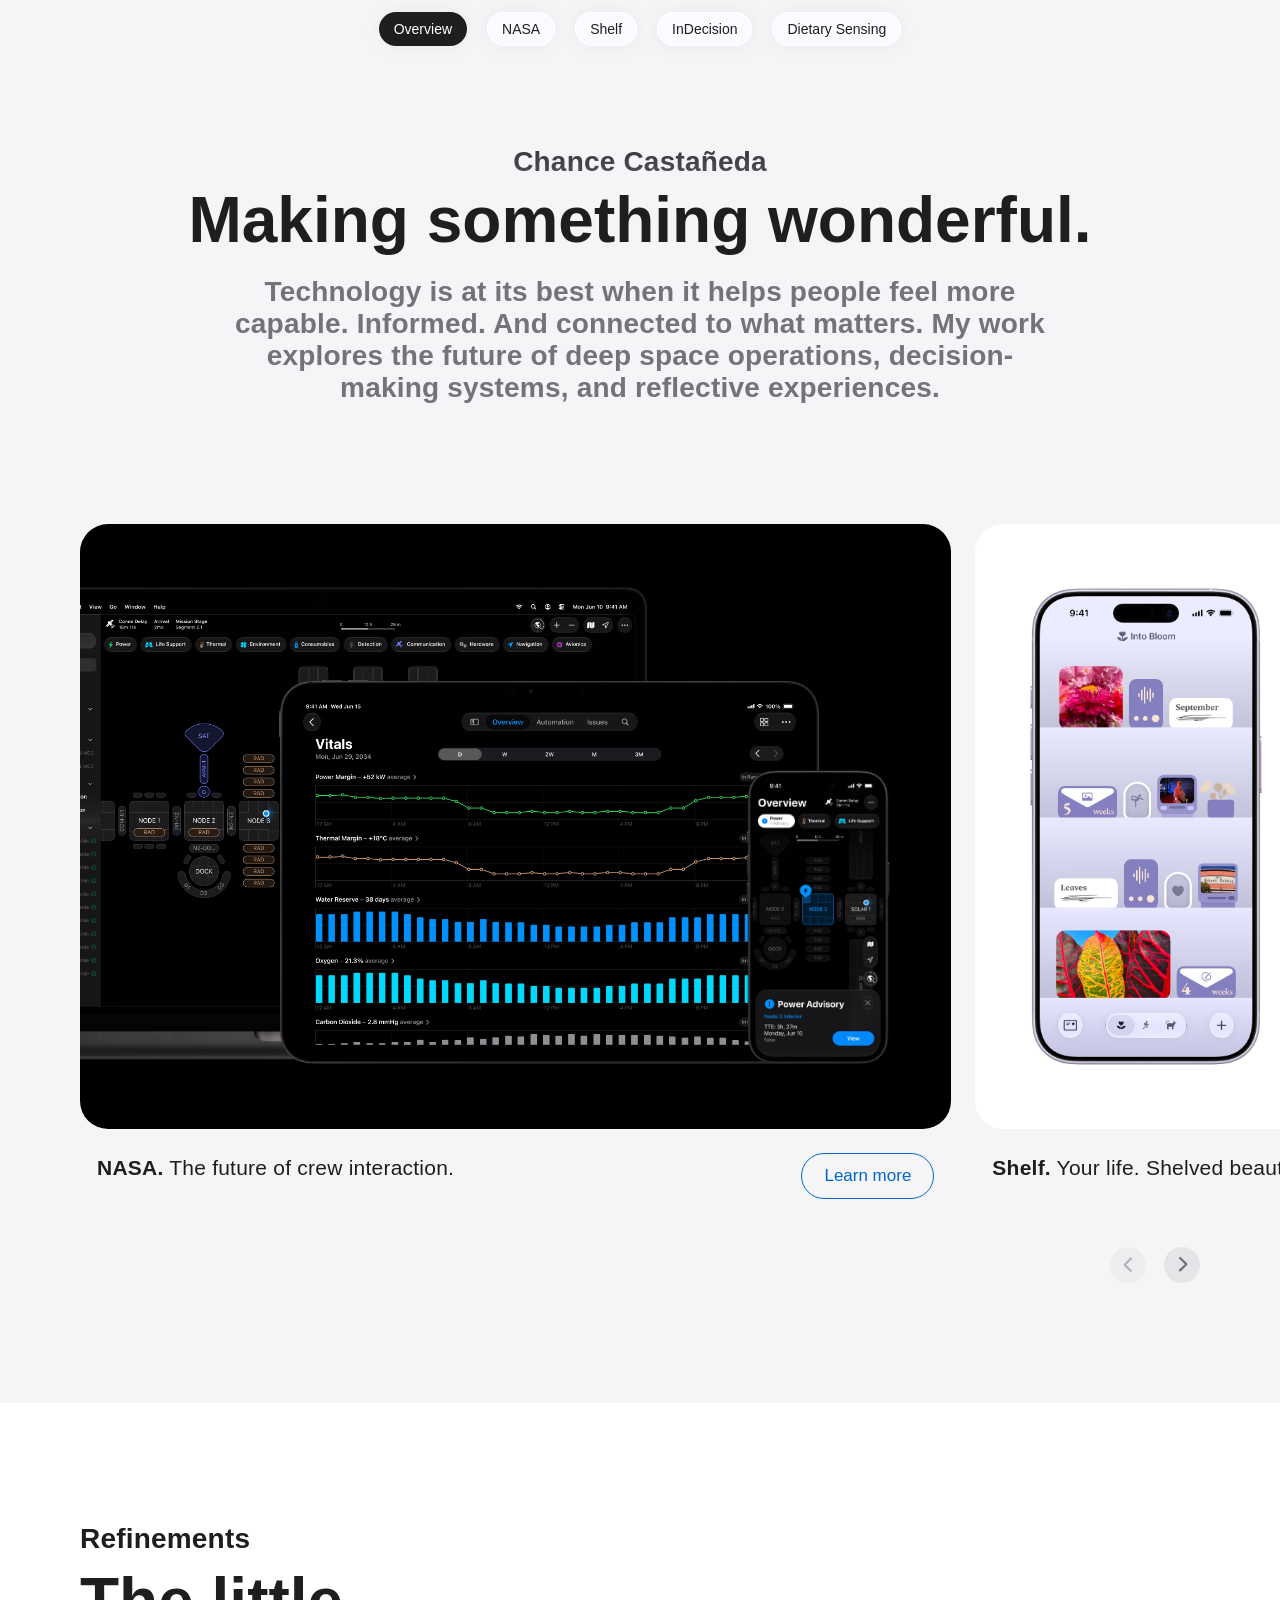
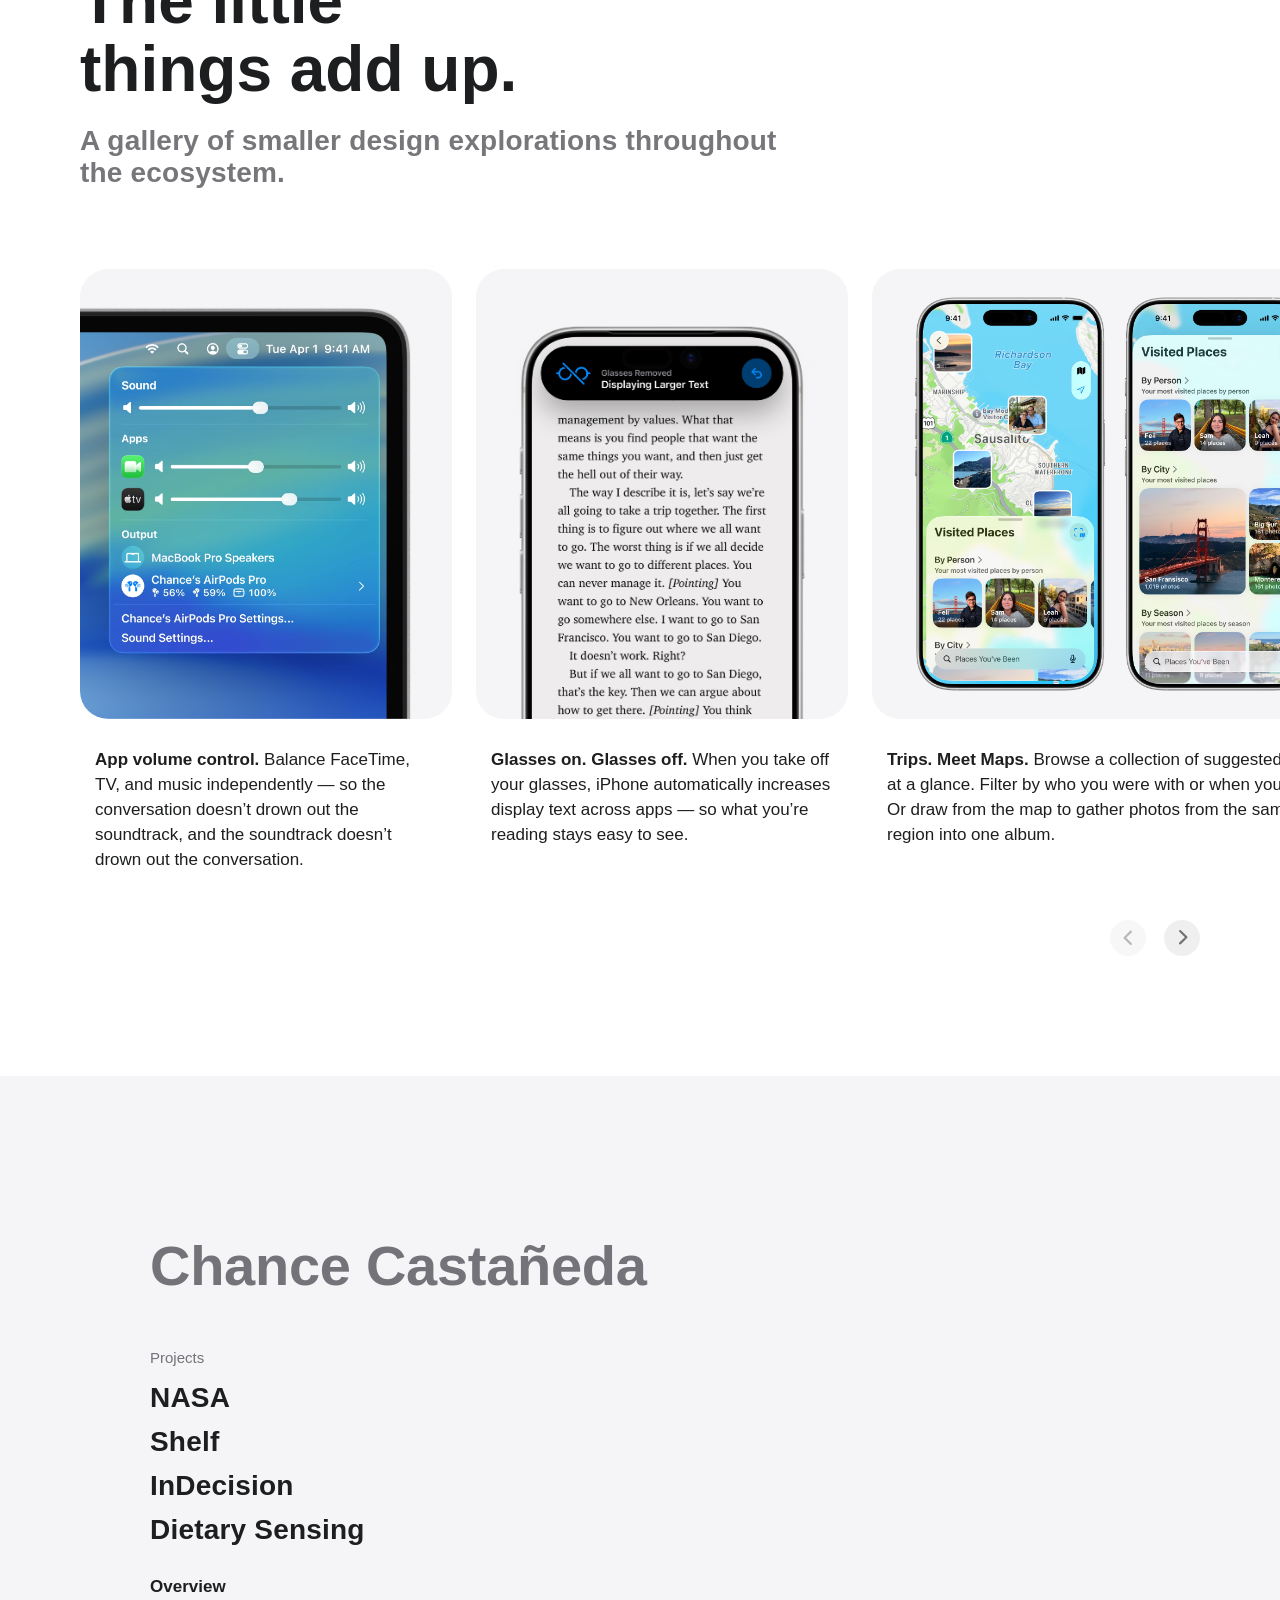
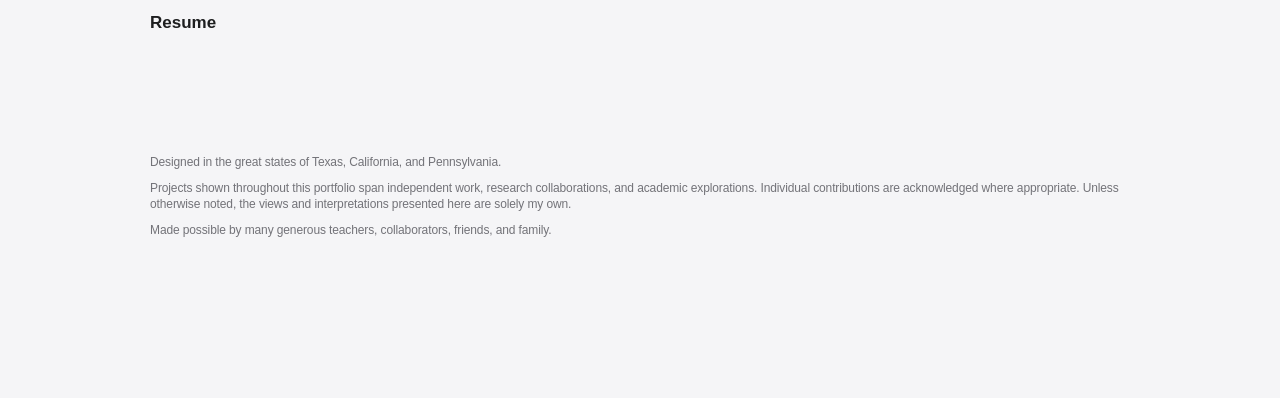
<file: index.html>
<!DOCTYPE html>
<html lang="en">
<head>
  <meta charset="UTF-8">
  <meta name="viewport" content="width=device-width, initial-scale=1.0">
  <title>Chance Castañeda</title>
  <link rel="icon" type="image/svg+xml" href="assets/images/Overview/icon.svg">

  <link rel="stylesheet" href="style.css">
</head>
<body class="theme-light">
  <main>
    <section class="section first-section overview">
      <nav class="nav" aria-label="Primary">
        <a class="nav-link is-selected" href="index.html" aria-current="page">Overview</a>
        <a class="nav-link" href="nasa.html">NASA</a>
        <a class="nav-link" href="shelf.html">Shelf</a>
        <a class="nav-link" href="indecision.html">InDecision</a>
        <a class="nav-link" href="dietary-sensing.html">Dietary Sensing</a>
      </nav>

      <div class="view text-view text-center">
        <h3 class="eyebrow eyebrow-overview">Chance Castañeda</h3>
        <h1 class="headline">Making something wonderful.</h1>
        <p class="body-copy">Technology is at its best when it helps people feel more capable. Informed. And connected to what matters. My work explores the future of deep space operations, decision-making systems, and reflective experiences.</p>
      </div>

      <div class="gallery overview-gallery" id="overview-gallery" aria-label="Featured work gallery">
        <div class="scroll-container" tabindex="-1">
          <ul class="item-container" role="list">
            <li class="gallery-item" role="listitem">
              <a class="gallery-card gallery-card-nasa" href="nasa.html" aria-label="NASA">
                <span class="gallery-card-nasa-stack" aria-hidden="true">
                  <img class="gallery-card-nasa-image gallery-card-nasa-image-1" src="assets/images/Overview/nasa-1.avif" alt="">
                  <img class="gallery-card-nasa-image gallery-card-nasa-image-2" src="assets/images/Overview/nasa-2.avif" alt="">
                  <img class="gallery-card-nasa-image gallery-card-nasa-image-3" src="assets/images/Overview/nasa-3.avif" alt="">
                </span>
              </a>
              <div class="gallery-meta">
                <p class="gallery-caption"><span>NASA.</span> The future of crew interaction.</p>
                <a class="gallery-link" href="nasa.html">Learn more</a>
              </div>
            </li>
            <li class="gallery-item" role="listitem">
              <a class="gallery-card gallery-card-shelf" href="shelf.html" aria-label="Shelf">
                <span class="gallery-card-shelf-stack" aria-hidden="true">
                  <img class="gallery-card-shelf-image" src="assets/images/Overview/shelf-1.avif" alt="">
                  <img class="gallery-card-shelf-image" src="assets/images/Overview/shelf-2.avif" alt="">
                  <img class="gallery-card-shelf-image" src="assets/images/Overview/shelf-3.avif" alt="">
                </span>
              </a>
              <div class="gallery-meta">
                <p class="gallery-caption"><span>Shelf.</span> Your life. Shelved beautifully.</p>
                <a class="gallery-link" href="shelf.html">Learn more</a>
              </div>
            </li>
            <li class="gallery-item" role="listitem">
              <a class="gallery-card gallery-card-indecision" href="indecision.html" aria-label="InDecision">
                <span class="gallery-card-indecision-stack" aria-hidden="true">
                  <img class="gallery-card-indecision-image gallery-card-indecision-image-1" src="assets/images/Overview/decision-1.avif" alt="">
                  <img class="gallery-card-indecision-image gallery-card-indecision-image-2" src="assets/images/Overview/decision-2.avif" alt="">
                  <img class="gallery-card-indecision-image gallery-card-indecision-image-3" src="assets/images/Overview/decision-3.avif" alt="">
                </span>
              </a>
              <div class="gallery-meta">
                <p class="gallery-caption"><span>InDecision.</span> Life deserves your best thinking.</p>
                <a class="gallery-link" href="indecision.html">Learn more</a>
              </div>
            </li>
            <li class="gallery-item" role="listitem">
              <a class="gallery-card gallery-card-dietary" href="dietary-sensing.html" aria-label="Dietary Sensing">
                <span class="gallery-card-dietary-stack" aria-hidden="true">
                  <img class="gallery-card-dietary-image" src="assets/images/Overview/sense-3.avif" alt="">
                  <img class="gallery-card-dietary-image" src="assets/images/Overview/sense-4.avif" alt="">
                  <img class="gallery-card-dietary-image" src="assets/images/Overview/sense-5.avif" alt="">
                </span>
              </a>
              <div class="gallery-meta">
                <p class="gallery-caption"><span>Dietary Sensing.</span> Log meals as they happen.</p>
                <a class="gallery-link" href="dietary-sensing.html">Learn more</a>
              </div>
            </li>
          </ul>
        </div>

        <div class="gallery-controls" aria-label="Gallery controls">
          <button class="gallery-button gallery-button-previous" type="button" aria-label="Previous gallery item" disabled>
            <svg width="9" height="15" viewBox="0 0 9 15" fill="none" xmlns="http://www.w3.org/2000/svg" aria-hidden="true">
              <path d="M8.4353 7.23486C8.4353 7.396 8.40308 7.54907 8.33862 7.69409C8.27954 7.83374 8.18286 7.96802 8.04858 8.09692L1.85303 14.1636C1.64355 14.3677 1.38843 14.4697 1.08765 14.4697C0.894287 14.4697 0.714355 14.4214 0.547852 14.3247C0.381348 14.228 0.24707 14.0991 0.14502 13.938C0.0483398 13.7769 0 13.5942 0 13.3901C0 13.0947 0.112793 12.8315 0.338379 12.6006L5.85718 7.23486L0.338379 1.86914C0.112793 1.64355 0 1.38037 0 1.07959C0 0.880859 0.0483398 0.700928 0.14502 0.539795C0.24707 0.373291 0.381348 0.241699 0.547852 0.14502C0.714355 0.0483398 0.894287 0 1.08765 0C1.38843 0 1.64355 0.102051 1.85303 0.306152L8.04858 6.3728C8.17749 6.50171 8.27417 6.63599 8.33862 6.77563C8.40308 6.91528 8.4353 7.06836 8.4353 7.23486Z" fill="currentColor"/>
            </svg>
          </button>
          <button class="gallery-button gallery-button-next" type="button" aria-label="Next gallery item">
            <svg width="9" height="15" viewBox="0 0 9 15" fill="none" xmlns="http://www.w3.org/2000/svg" aria-hidden="true">
              <path d="M8.4353 7.23486C8.4353 7.396 8.40308 7.54907 8.33862 7.69409C8.27954 7.83374 8.18286 7.96802 8.04858 8.09692L1.85303 14.1636C1.64355 14.3677 1.38843 14.4697 1.08765 14.4697C0.894287 14.4697 0.714355 14.4214 0.547852 14.3247C0.381348 14.228 0.24707 14.0991 0.14502 13.938C0.0483398 13.7769 0 13.5942 0 13.3901C0 13.0947 0.112793 12.8315 0.338379 12.6006L5.85718 7.23486L0.338379 1.86914C0.112793 1.64355 0 1.38037 0 1.07959C0 0.880859 0.0483398 0.700928 0.14502 0.539795C0.24707 0.373291 0.381348 0.241699 0.547852 0.14502C0.714355 0.0483398 0.894287 0 1.08765 0C1.38843 0 1.64355 0.102051 1.85303 0.306152L8.04858 6.3728C8.17749 6.50171 8.27417 6.63599 8.33862 6.77563C8.40308 6.91528 8.4353 7.06836 8.4353 7.23486Z" fill="currentColor"/>
            </svg>
          </button>
        </div>
      </div>
    </section>

    <section class="section refinements-section">
      <div class="view text-view refinements-copy">
        <h3 class="eyebrow">Refinements</h3>
        <h2 class="headline">The little things add up.</h2>
        <p class="body-copy">A gallery of smaller design explorations throughout the ecosystem.</p>
      </div>

      <div class="gallery poster-gallery refinements-gallery" aria-label="Refinements gallery">
        <div class="scroll-container" tabindex="-1">
          <ul class="item-container" role="list">
            <li class="gallery-item poster-item poster-item-small" role="listitem">
              <div class="poster-card refinements-card-side-1" aria-hidden="true"></div>
              <p class="poster-caption"><span>App volume control.</span> Balance FaceTime, TV, and music independently — so the conversation doesn’t drown out the soundtrack, and the soundtrack doesn’t drown out the conversation.</p>
            </li>
            <li class="gallery-item poster-item poster-item-small" role="listitem">
              <div class="poster-card refinements-card-side-2" aria-hidden="true"></div>
              <p class="poster-caption"><span>Glasses on. Glasses off.</span> When you take off your glasses, iPhone automatically increases display text across apps — so what you’re reading stays easy to see.</p>
            </li>
            <li class="gallery-item poster-item poster-item-medium" role="listitem">
              <div class="poster-card refinements-card-side-3" aria-hidden="true"></div>
              <p class="poster-caption"><span>Trips. Meet Maps.</span> Browse a collection of suggested trips at a glance. Filter by who you were with or when you went. Or draw from the map to gather photos from the same region into one album.</p>
            </li>
            <li class="gallery-item poster-item poster-item-medium" role="listitem">
              <div class="poster-card refinements-card-side-5" aria-hidden="true"></div>
              <p class="poster-caption"><span>Sift through mail.</span> Spread your inbox out and sort with your eyes, just like you would at home. Scan, sort, and clear messages in groups instead of one at a time.</p>
            </li>
            <li class="gallery-item poster-item poster-item-medium" role="listitem">
              <div class="poster-card refinements-card-side-4" aria-hidden="true"></div>
              <p class="poster-caption"><span>Stay locked on your goal.</span> Keep the goals you’re working toward, like distance, steps, or calories, front and center while working out.</p>
            </li>
          </ul>
        </div>

        <div class="gallery-controls" aria-label="Refinements gallery controls">
          <button class="gallery-button gallery-button-previous" type="button" aria-label="Previous refinements item" disabled>
            <svg width="9" height="15" viewBox="0 0 9 15" fill="none" xmlns="http://www.w3.org/2000/svg" aria-hidden="true">
              <path d="M8.4353 7.23486C8.4353 7.396 8.40308 7.54907 8.33862 7.69409C8.27954 7.83374 8.18286 7.96802 8.04858 8.09692L1.85303 14.1636C1.64355 14.3677 1.38843 14.4697 1.08765 14.4697C0.894287 14.4697 0.714355 14.4214 0.547852 14.3247C0.381348 14.228 0.24707 14.0991 0.14502 13.938C0.0483398 13.7769 0 13.5942 0 13.3901C0 13.0947 0.112793 12.8315 0.338379 12.6006L5.85718 7.23486L0.338379 1.86914C0.112793 1.64355 0 1.38037 0 1.07959C0 0.880859 0.0483398 0.700928 0.14502 0.539795C0.24707 0.373291 0.381348 0.241699 0.547852 0.14502C0.714355 0.0483398 0.894287 0 1.08765 0C1.38843 0 1.64355 0.102051 1.85303 0.306152L8.04858 6.3728C8.17749 6.50171 8.27417 6.63599 8.33862 6.77563C8.40308 6.91528 8.4353 7.06836 8.4353 7.23486Z" fill="currentColor"/>
            </svg>
          </button>
          <button class="gallery-button gallery-button-next" type="button" aria-label="Next refinements item">
            <svg width="9" height="15" viewBox="0 0 9 15" fill="none" xmlns="http://www.w3.org/2000/svg" aria-hidden="true">
              <path d="M8.4353 7.23486C8.4353 7.396 8.40308 7.54907 8.33862 7.69409C8.27954 7.83374 8.18286 7.96802 8.04858 8.09692L1.85303 14.1636C1.64355 14.3677 1.38843 14.4697 1.08765 14.4697C0.894287 14.4697 0.714355 14.4214 0.547852 14.3247C0.381348 14.228 0.24707 14.0991 0.14502 13.938C0.0483398 13.7769 0 13.5942 0 13.3901C0 13.0947 0.112793 12.8315 0.338379 12.6006L5.85718 7.23486L0.338379 1.86914C0.112793 1.64355 0 1.38037 0 1.07959C0 0.880859 0.0483398 0.700928 0.14502 0.539795C0.24707 0.373291 0.381348 0.241699 0.547852 0.14502C0.714355 0.0483398 0.894287 0 1.08765 0C1.38843 0 1.64355 0.102051 1.85303 0.306152L8.04858 6.3728C8.17749 6.50171 8.27417 6.63599 8.33862 6.77563C8.40308 6.91528 8.4353 7.06836 8.4353 7.23486Z" fill="currentColor"/>
            </svg>
          </button>
        </div>
      </div>
    </section>

    <footer class="section footer-section">
      <div class="footer-view">
        <a class="footer-name" href="index.html">Chance Castañeda</a>
        <div class="footer-links-group">
          <div class="footer-projects-group">
            <p class="footer-projects-label">Projects</p>
            <div class="footer-project-links">
              <a class="footer-project-link" href="nasa.html">NASA</a>
              <a class="footer-project-link" href="shelf.html">Shelf</a>
              <a class="footer-project-link" href="indecision.html">InDecision</a>
              <a class="footer-project-link" href="dietary-sensing.html">Dietary Sensing</a>
            </div>
          </div>
          <div class="footer-overview-group">
            <a class="footer-overview-link" href="index.html">Overview</a>
            <a class="footer-overview-link" href="resume.pdf" target="_blank" rel="noopener noreferrer">Resume</a>
          </div>
        </div>
      </div>
      <div class="footer-footnote">
        <p class="footer-footnote-text">Designed in the great states of Texas, California, and Pennsylvania.</p>
        <p class="footer-footnote-text">Projects shown throughout this portfolio span independent work, research collaborations, and academic explorations. Individual contributions are acknowledged where appropriate. Unless otherwise noted, the views and interpretations presented here are solely my own.</p>
        <p class="footer-footnote-text">Made possible by many generous teachers, collaborators, friends, and family.</p>
      </div>
    </footer>
  </main>

  <script src="script.js"></script>
</body>
</html>
</file>
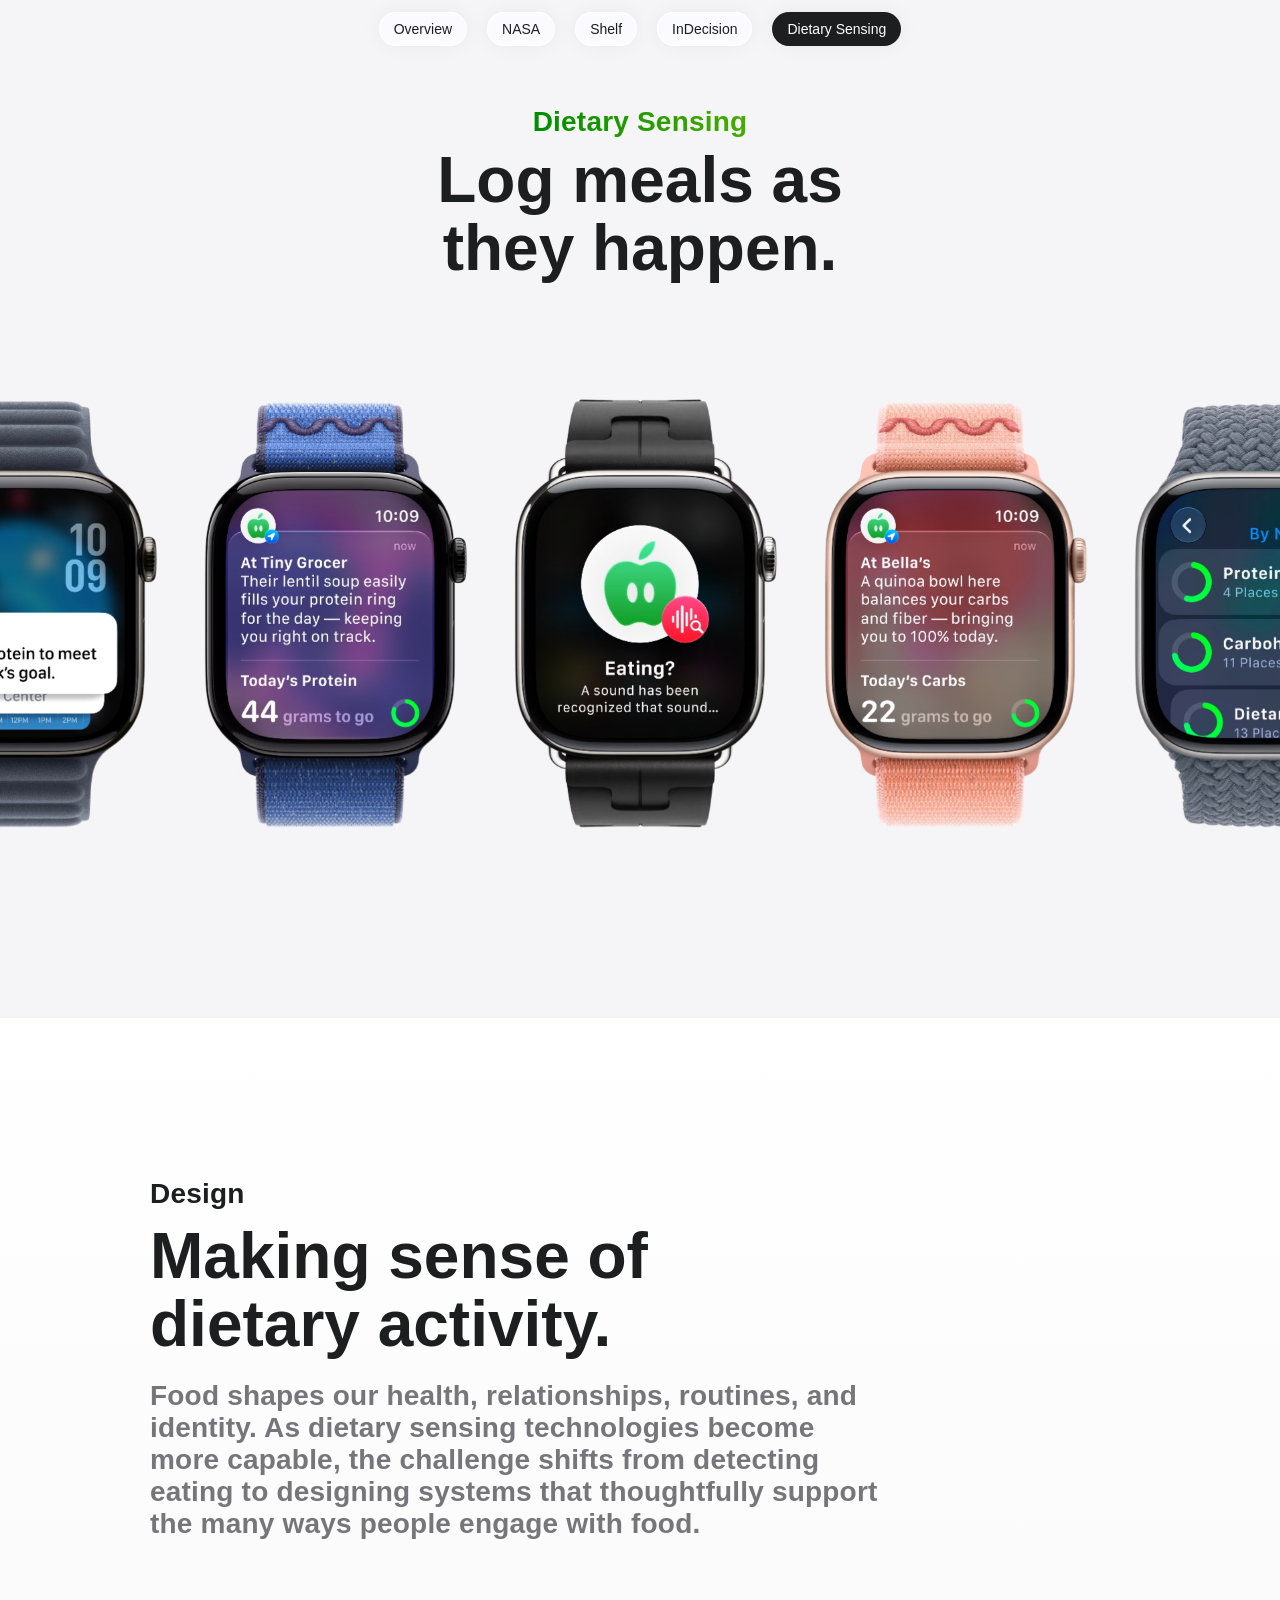
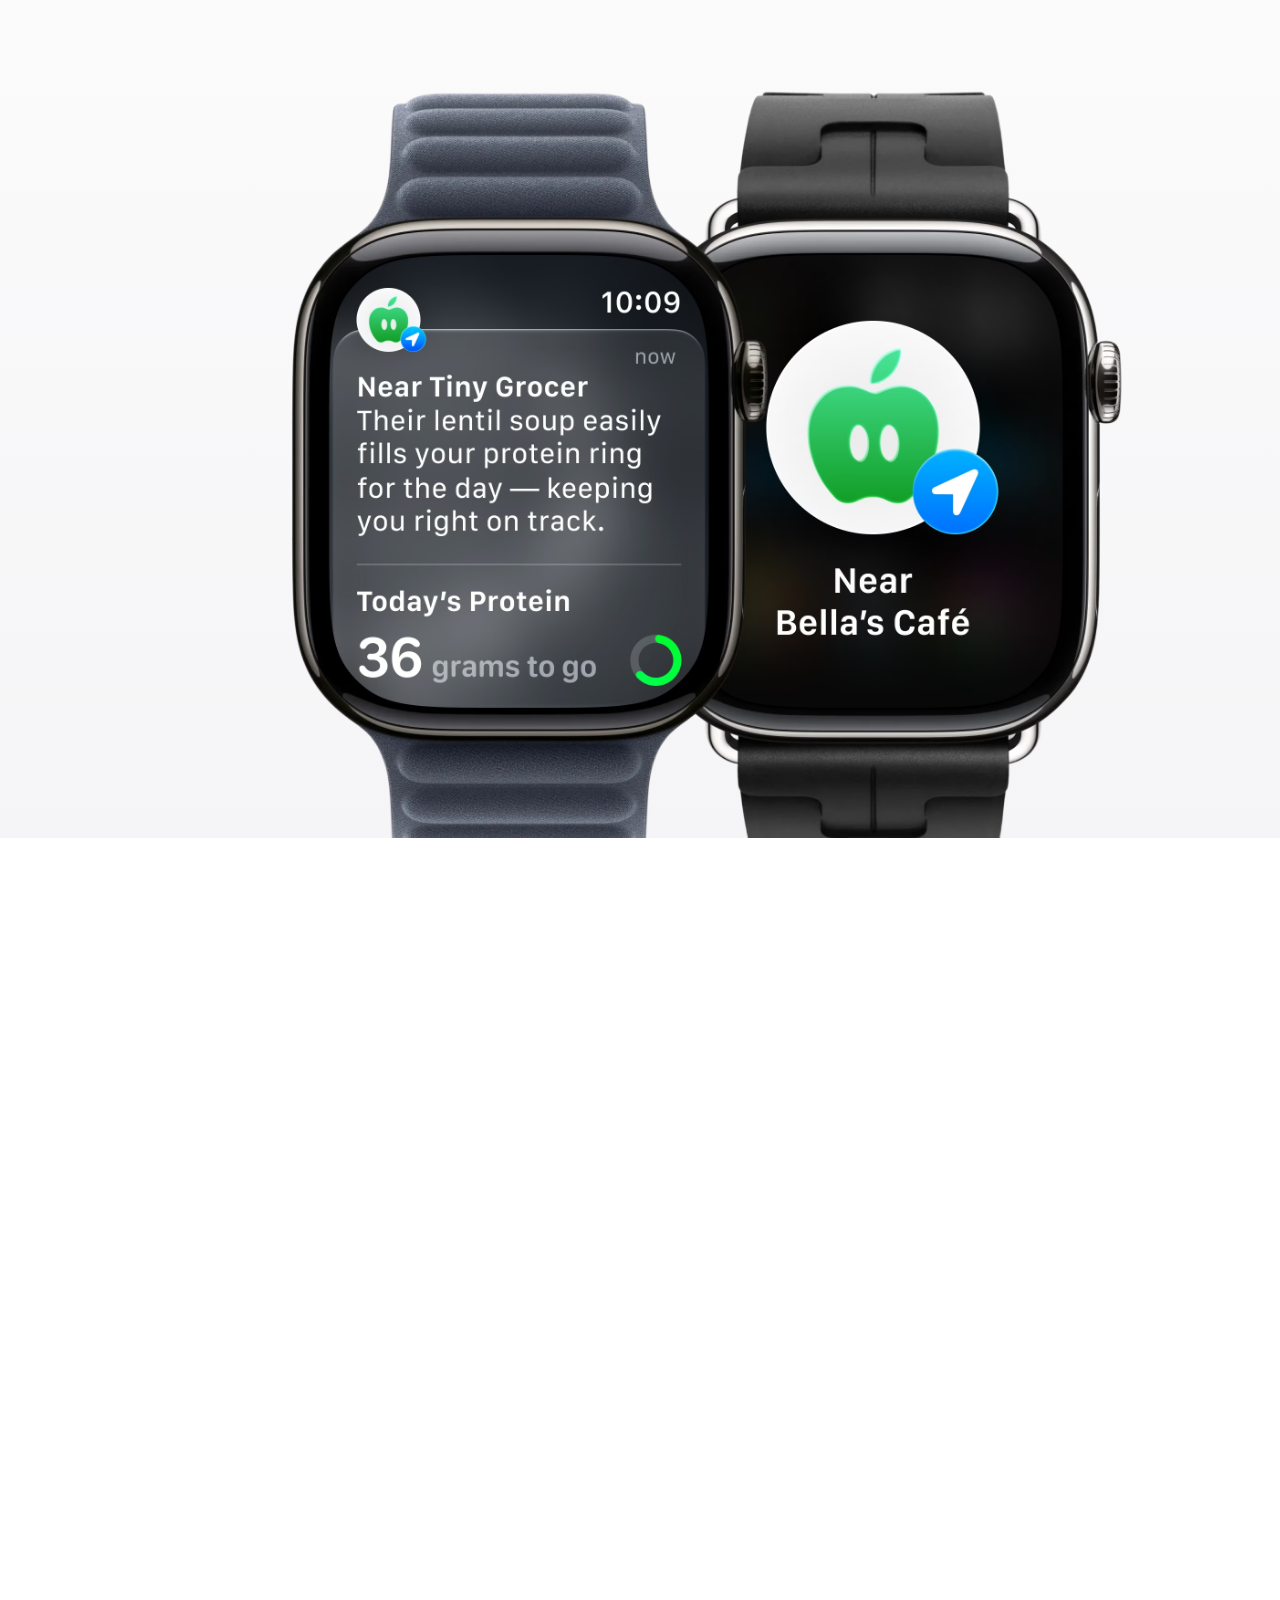
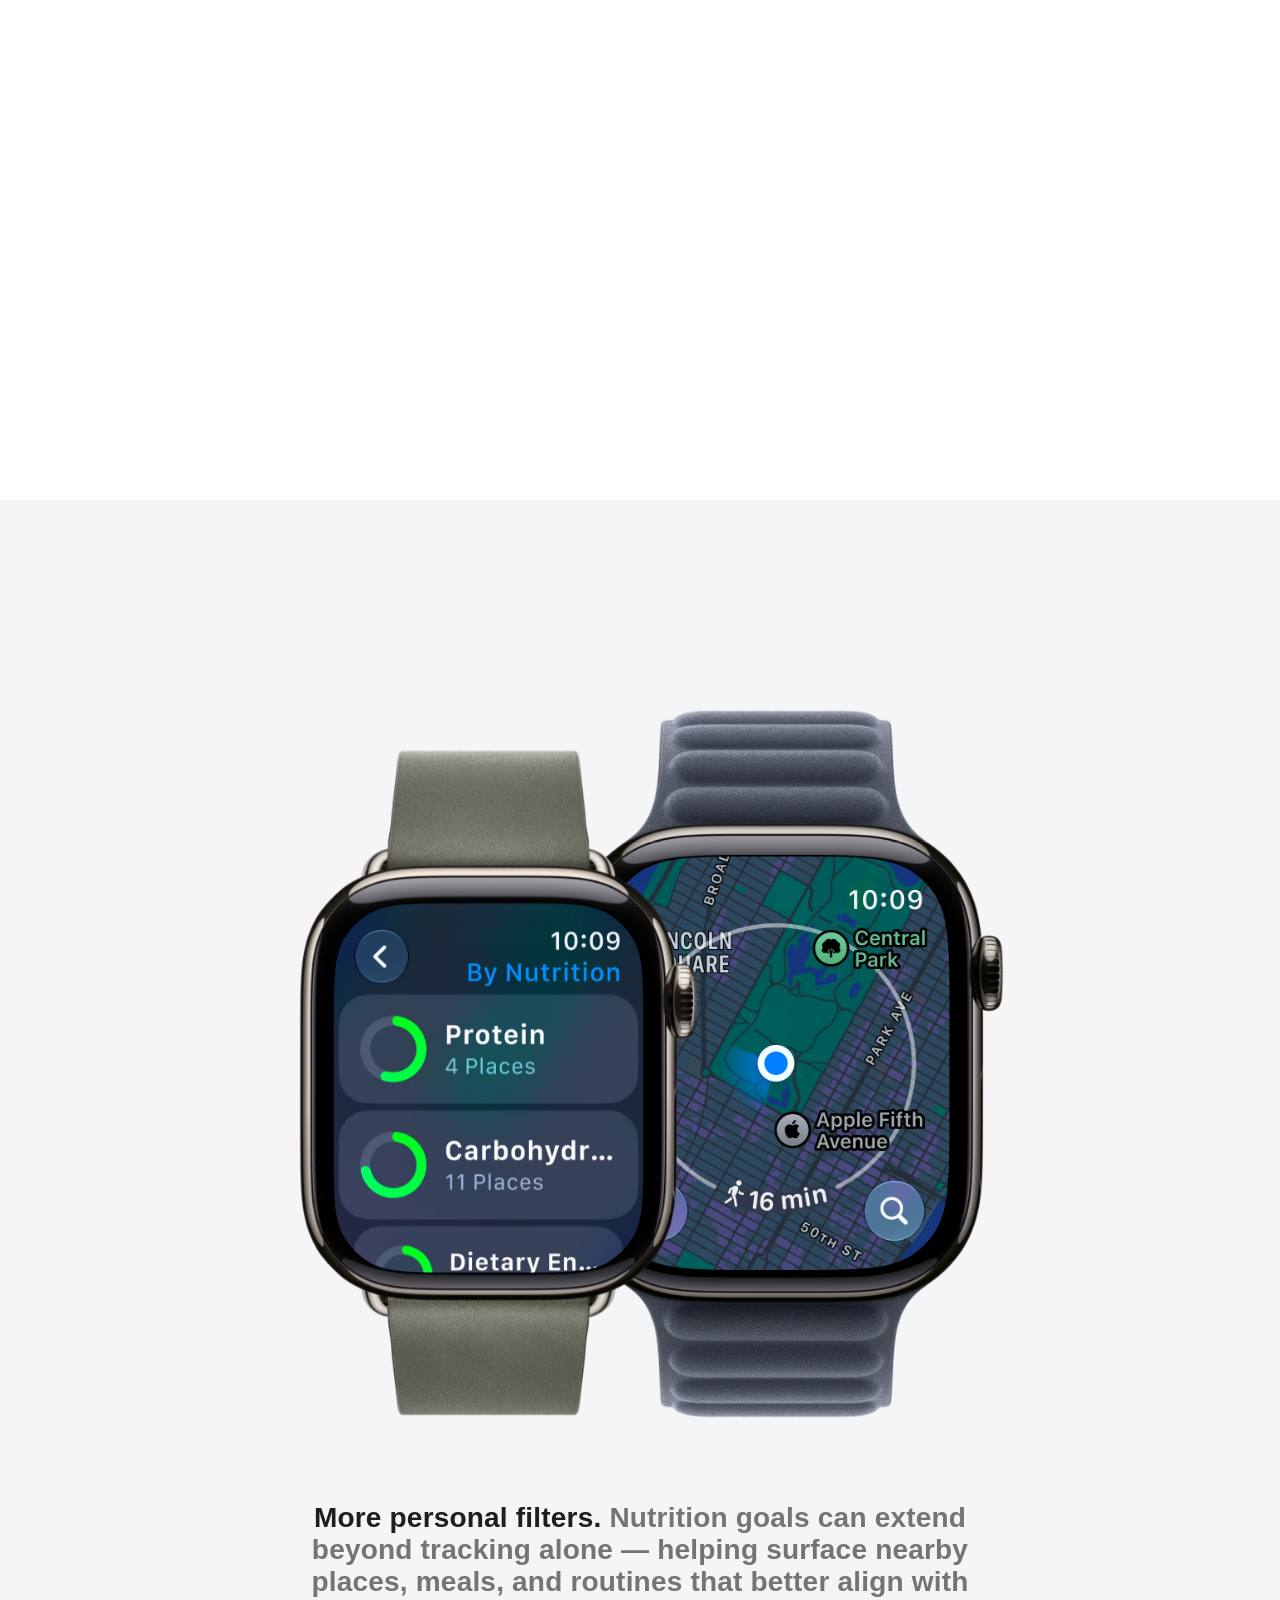
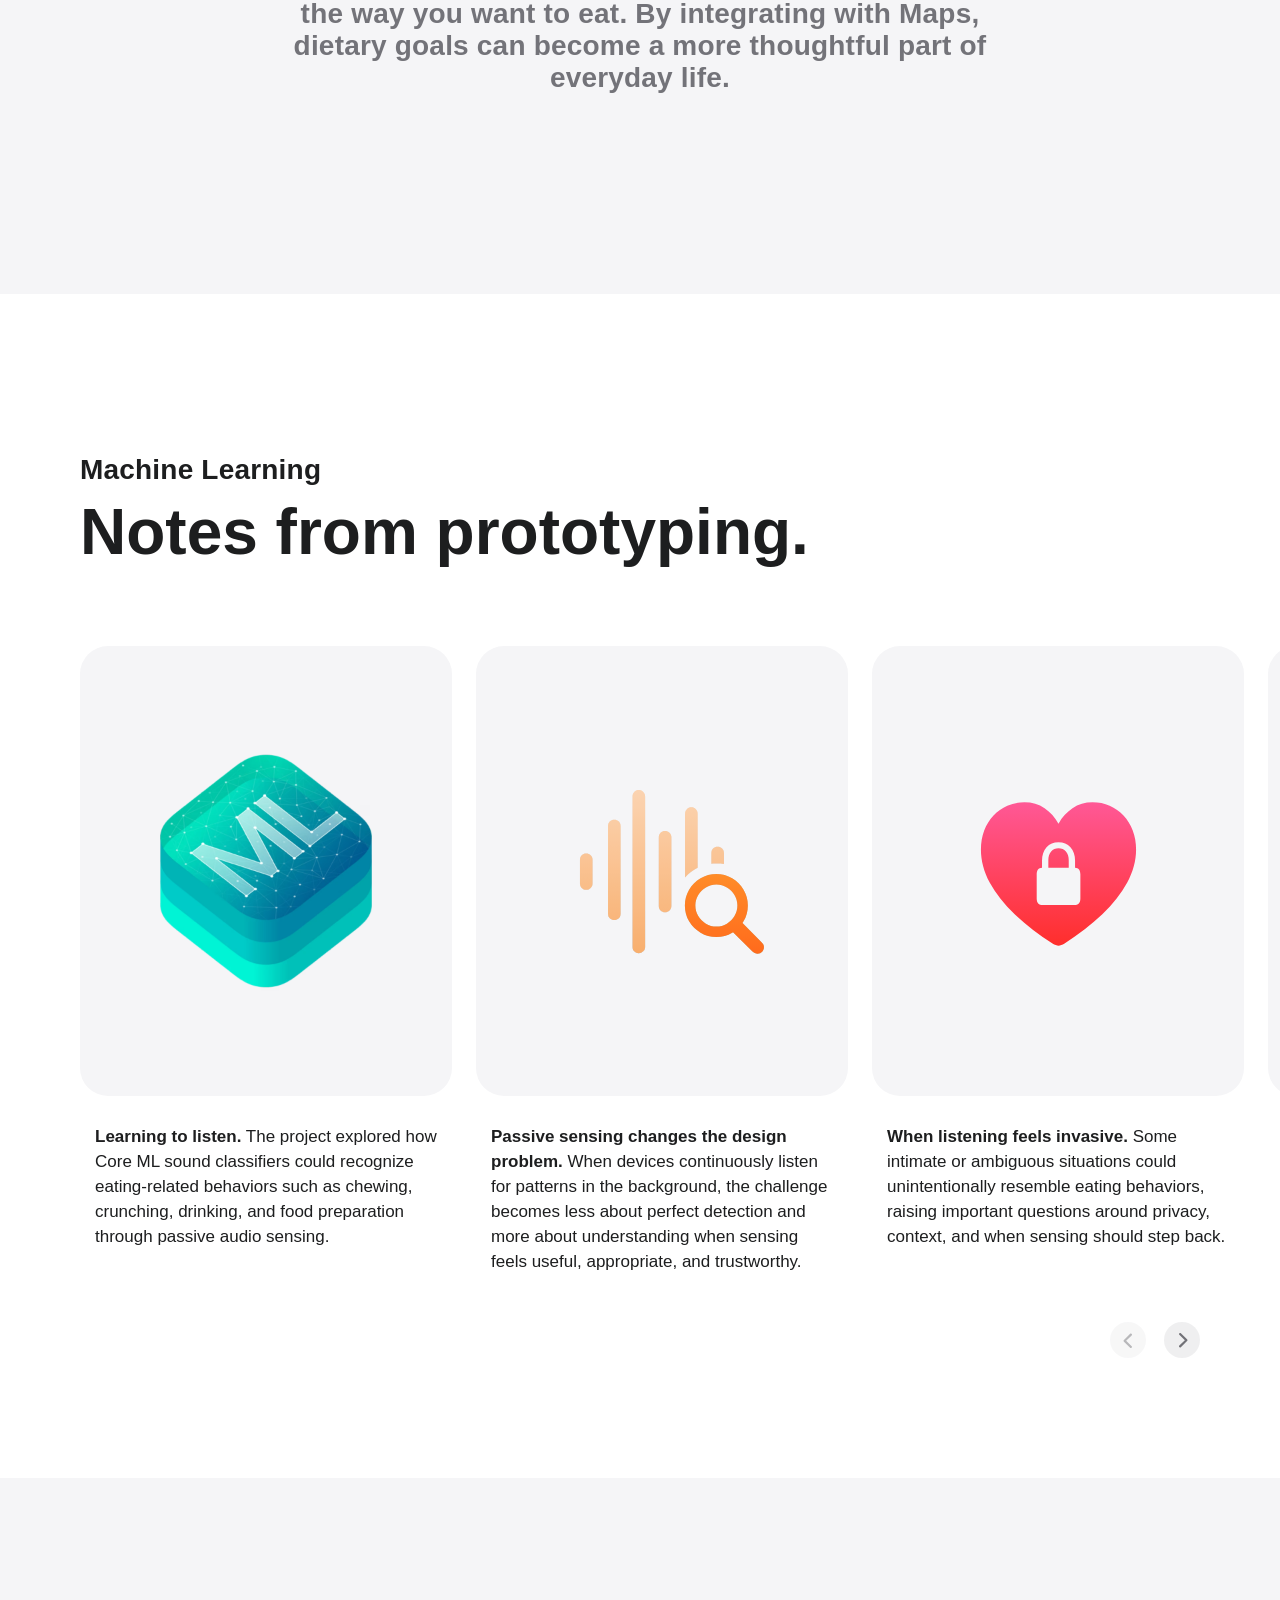
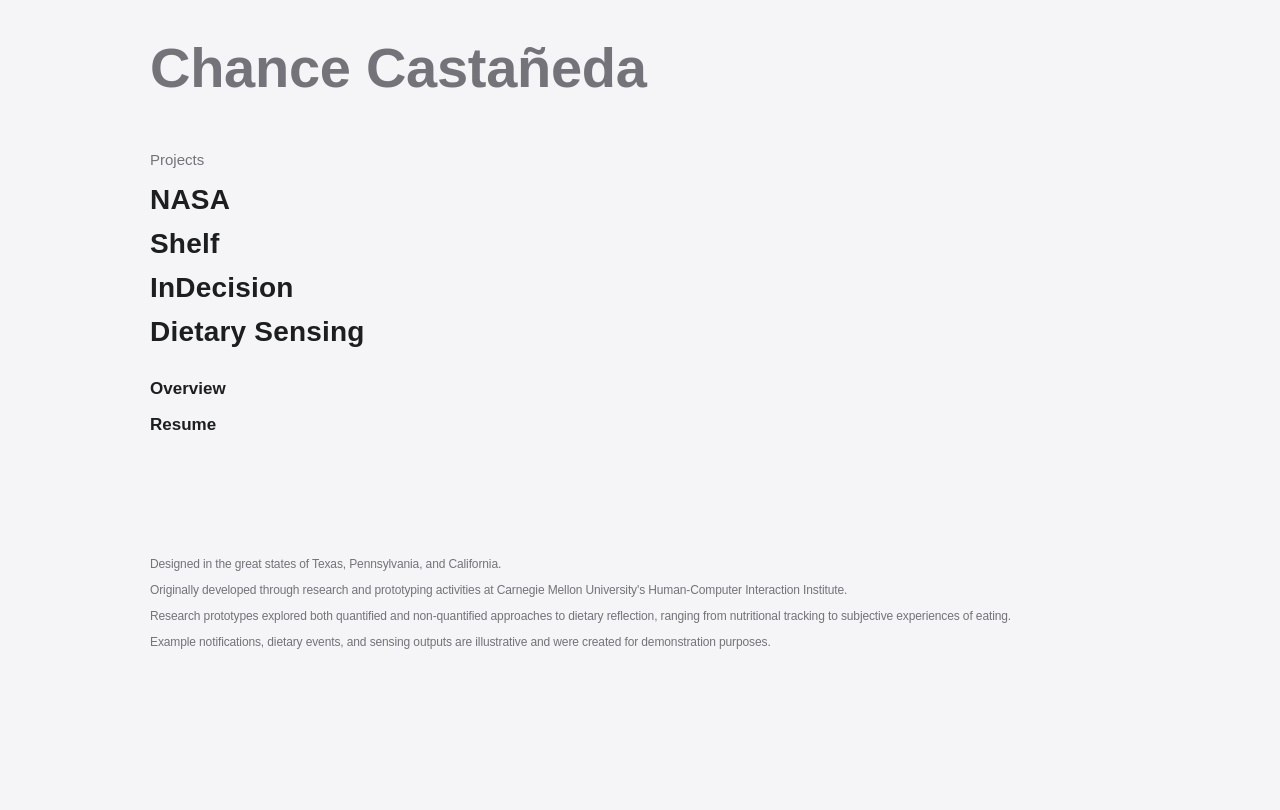
<file: dietary-sensing.html>
<!DOCTYPE html>
<html lang="en">
<head>
  <meta charset="UTF-8">
  <meta name="viewport" content="width=device-width, initial-scale=1.0">
  <title>Dietary Sensing – Chance Castañeda</title>
  <link rel="icon" type="image/svg+xml" href="assets/images/Overview/icon.svg">

  <link rel="stylesheet" href="style.css">
  <link rel="preload" as="image" type="image/avif" href="assets/images/Dietary Sensing/sense-1.avif" fetchpriority="high">
  <link rel="preload" as="image" type="image/avif" href="assets/images/Dietary Sensing/sense-2.avif" fetchpriority="high">
  <link rel="preload" as="image" type="image/avif" href="assets/images/Dietary Sensing/sense-3.avif" fetchpriority="high">
  <link rel="preload" as="image" type="image/avif" href="assets/images/Dietary Sensing/sense-4.avif" fetchpriority="high">
  <link rel="preload" as="image" type="image/avif" href="assets/images/Dietary Sensing/sense-5.avif" fetchpriority="high">
  <link rel="preload" as="image" type="image/avif" href="assets/images/Dietary Sensing/sense-6.avif" fetchpriority="high">
  <link rel="preload" as="image" type="image/avif" href="assets/images/Dietary Sensing/sense-7.avif" fetchpriority="high">
</head>
<body class="theme-light">
  <main>
    <section class="section first-section dietary">
      <nav class="nav" aria-label="Primary">
        <a class="nav-link" href="index.html">Overview</a>
        <a class="nav-link" href="nasa.html">NASA</a>
        <a class="nav-link" href="shelf.html">Shelf</a>
        <a class="nav-link" href="indecision.html">InDecision</a>
        <a class="nav-link is-selected" href="dietary-sensing.html" aria-current="page">Dietary Sensing</a>
      </nav>

      <div class="view text-view text-center">
        <h3 class="eyebrow eyebrow-dietary">Dietary Sensing</h3>
        <h1 class="headline">Log meals as<br>they happen.</h1>
      </div>

      <div class="project-hero dietary-hero" aria-hidden="true">
        <div class="dietary-hero-stack">
          <img class="dietary-hero-image dietary-hero-image-1" src="assets/images/Dietary Sensing/sense-1.avif" alt="">
          <img class="dietary-hero-image dietary-hero-image-2" src="assets/images/Dietary Sensing/sense-2.avif" alt="">
          <img class="dietary-hero-image dietary-hero-image-3" src="assets/images/Dietary Sensing/sense-3.avif" alt="">
          <img class="dietary-hero-image dietary-hero-image-4" src="assets/images/Dietary Sensing/sense-4.avif" alt="">
          <img class="dietary-hero-image dietary-hero-image-5" src="assets/images/Dietary Sensing/sense-5.avif" alt="">
          <img class="dietary-hero-image dietary-hero-image-6" src="assets/images/Dietary Sensing/sense-6.avif" alt="">
          <img class="dietary-hero-image dietary-hero-image-7" src="assets/images/Dietary Sensing/sense-7.avif" alt="">
        </div>
      </div>
    </section>

    <section class="section dietary-design-section">
      <div class="view text-view">
        <p class="eyebrow">Design</p>
        <h2 class="headline dietary-design-headline">Making sense of<br>dietary activity.</h2>
        <p class="body-copy">Food shapes our health, relationships, routines, and identity. As dietary sensing technologies become more capable, the challenge shifts from detecting eating to designing systems that thoughtfully support the many ways people engage with food.</p>
      </div>

      <div class="dietary-design-frame" aria-hidden="true">
        <img class="dietary-design-img" src="assets/images/Dietary Sensing/duo-1.avif" alt="" loading="lazy">
      </div>
    </section>

    <section class="section dietary-trio-section">

      <div class="view dietary-trio-row">
        <div class="dietary-trio-copy">
          <p class="body-copy"><span>A clearer view of nutrition.</span> Protein, carbohydrates, dietary energy, and other nutrition goals stay visible throughout the day — making it easier to understand your habits over time.</p>
        </div>
        <div class="dietary-trio-frame">
          <img class="dietary-trio-img" src="assets/images/Dietary Sensing/watch-1.avif" alt="" loading="lazy">
        </div>
      </div>

      <div class="view dietary-trio-row dietary-trio-row-right">
        <div class="dietary-trio-frame">
          <img class="dietary-trio-img" src="assets/images/Dietary Sensing/watch-2.avif" alt="" loading="lazy">
        </div>
        <div class="dietary-trio-copy">
          <p class="body-copy"><span>Log meals as they happen.</span> When eating is detected, the experience can quickly surface helpful next steps — from logging a meal to checking progress toward your goals.</p>
        </div>
      </div>

      <div class="view dietary-trio-row">
        <div class="dietary-trio-copy">
          <p class="body-copy"><span>Helpful cues throughout the week.</span> Smart Stack surfaces timely reminders and nearby suggestions that can help you stay on track toward the goals that matter most.</p>
        </div>
        <div class="dietary-trio-frame">
          <img class="dietary-trio-img" src="assets/images/Dietary Sensing/watch-3.avif" alt="" loading="lazy">
        </div>
      </div>

    </section>

    <section class="section dietary-duo-section">

      <div class="dietary-duo-frame" aria-hidden="true">
        <img class="dietary-duo-img dietary-duo-img-back" src="assets/images/Dietary Sensing/duo-2-46m.avif" alt="" loading="lazy">
        <img class="dietary-duo-img dietary-duo-img-front" src="assets/images/Dietary Sensing/duo-2-42m.avif" alt="" loading="lazy">
      </div>

      <div class="view text-view text-center">
        <p class="body-copy dietary-duo-copy"><span>More personal filters.</span> Nutrition goals can extend beyond tracking alone — helping surface nearby places, meals, and routines that better align with the way you want to eat. By integrating with Maps, dietary goals can become a more thoughtful part of everyday life.</p>
      </div>

    </section>

    <section class="section dietary-btd-section">
      <div class="dietary-btd-copy">
        <p class="eyebrow">Machine Learning</p>
        <h2 class="headline">Notes from prototyping.</h2>
      </div>

      <div class="gallery poster-gallery dietary-btd-gallery" aria-label="Behind the design gallery">
        <div class="scroll-container" tabindex="-1">
          <ul class="item-container" role="list">
            <li class="gallery-item poster-item poster-item-small" role="listitem">
              <div class="poster-card">
                <img class="poster-card-img" src="assets/images/Dietary Sensing/ml-1.avif" width="240" height="240" alt="" aria-hidden="true">
              </div>
              <p class="poster-caption"><span>Learning to listen.</span> The project explored how Core ML sound classifiers could recognize eating-related behaviors such as chewing, crunching, drinking, and food preparation through passive audio sensing.</p>
            </li>
            <li class="gallery-item poster-item poster-item-small" role="listitem">
              <div class="poster-card">
                <img class="poster-card-img" src="assets/images/Dietary Sensing/ml-2.svg" width="204" height="192" alt="" aria-hidden="true">
              </div>
              <p class="poster-caption"><span>Passive sensing changes the design problem.</span> When devices continuously listen for patterns in the background, the challenge becomes less about perfect detection and more about understanding when sensing feels useful, appropriate, and trustworthy.</p>
            </li>
            <li class="gallery-item poster-item poster-item-small" role="listitem">
              <div class="poster-card">
                <img class="poster-card-img" src="assets/images/Dietary Sensing/ml-3.svg" width="195" height="192" alt="" aria-hidden="true">
              </div>
              <p class="poster-caption"><span>When listening feels invasive.</span> Some intimate or ambiguous situations could unintentionally resemble eating behaviors, raising important questions around privacy, context, and when sensing should step back.</p>
            </li>
            <li class="gallery-item poster-item poster-item-medium" role="listitem">
              <div class="poster-card">
                <picture>
                  <source media="(max-width: 734px)" srcset="assets/images/Dietary%20Sensing/ml-4-small.svg">
                  <img class="poster-card-img" src="assets/images/Dietary Sensing/ml-4.svg" width="576" height="166" alt="" aria-hidden="true">
                </picture>
              </div>
              <p class="poster-caption"><span>Every device changes the experience.</span> Different devices introduced different sensing opportunities and constraints — from motion on Apple Watch, to passive listening on iPhone, to situational audio capture through AirPods.</p>
            </li>
            <li class="gallery-item poster-item poster-item-small" role="listitem">
              <div class="poster-card">
                <img class="poster-card-img" src="assets/images/Dietary Sensing/ml-5.svg" width="272" height="192" alt="" aria-hidden="true">
              </div>
              <p class="poster-caption"><span>Battery life shapes interaction design.</span> Continuous sensing introduced important tradeoffs between detection fidelity, responsiveness, and power consumption across devices and usage patterns.</p>
            </li>
          </ul>
        </div>
        <div class="gallery-controls" aria-label="Behind the design gallery controls">
          <button class="gallery-button gallery-button-previous" type="button" aria-label="Previous" disabled>
            <svg width="9" height="15" viewBox="0 0 9 15" fill="none" xmlns="http://www.w3.org/2000/svg" aria-hidden="true"><path d="M8.4353 7.23486C8.4353 7.396 8.40308 7.54907 8.33862 7.69409C8.27954 7.83374 8.18286 7.96802 8.04858 8.09692L1.85303 14.1636C1.64355 14.3677 1.38843 14.4697 1.08765 14.4697C0.894287 14.4697 0.714355 14.4214 0.547852 14.3247C0.381348 14.228 0.24707 14.0991 0.14502 13.938C0.0483398 13.7769 0 13.5942 0 13.3901C0 13.0947 0.112793 12.8315 0.338379 12.6006L5.85718 7.23486L0.338379 1.86914C0.112793 1.64355 0 1.38037 0 1.07959C0 0.880859 0.0483398 0.700928 0.14502 0.539795C0.24707 0.373291 0.381348 0.241699 0.547852 0.14502C0.714355 0.0483398 0.894287 0 1.08765 0C1.38843 0 1.64355 0.102051 1.85303 0.306152L8.04858 6.3728C8.17749 6.50171 8.27417 6.63599 8.33862 6.77563C8.40308 6.91528 8.4353 7.06836 8.4353 7.23486Z" fill="currentColor"/></svg>
          </button>
          <button class="gallery-button gallery-button-next" type="button" aria-label="Next">
            <svg width="9" height="15" viewBox="0 0 9 15" fill="none" xmlns="http://www.w3.org/2000/svg" aria-hidden="true"><path d="M8.4353 7.23486C8.4353 7.396 8.40308 7.54907 8.33862 7.69409C8.27954 7.83374 8.18286 7.96802 8.04858 8.09692L1.85303 14.1636C1.64355 14.3677 1.38843 14.4697 1.08765 14.4697C0.894287 14.4697 0.714355 14.4214 0.547852 14.3247C0.381348 14.228 0.24707 14.0991 0.14502 13.938C0.0483398 13.7769 0 13.5942 0 13.3901C0 13.0947 0.112793 12.8315 0.338379 12.6006L5.85718 7.23486L0.338379 1.86914C0.112793 1.64355 0 1.38037 0 1.07959C0 0.880859 0.0483398 0.700928 0.14502 0.539795C0.24707 0.373291 0.381348 0.241699 0.547852 0.14502C0.714355 0.0483398 0.894287 0 1.08765 0C1.38843 0 1.64355 0.102051 1.85303 0.306152L8.04858 6.3728C8.17749 6.50171 8.27417 6.63599 8.33862 6.77563C8.40308 6.91528 8.4353 7.06836 8.4353 7.23486Z" fill="currentColor"/></svg>
          </button>
        </div>
      </div>
    </section>

    <footer class="section footer-section">
      <div class="footer-view">
        <a class="footer-name" href="index.html">Chance Castañeda</a>
        <div class="footer-links-group">
          <div class="footer-projects-group">
            <p class="footer-projects-label">Projects</p>
            <div class="footer-project-links">
              <a class="footer-project-link" href="nasa.html">NASA</a>
              <a class="footer-project-link" href="shelf.html">Shelf</a>
              <a class="footer-project-link" href="indecision.html">InDecision</a>
              <a class="footer-project-link" href="dietary-sensing.html">Dietary Sensing</a>
            </div>
          </div>
          <div class="footer-overview-group">
            <a class="footer-overview-link" href="index.html">Overview</a>
            <a class="footer-overview-link" href="resume.pdf" target="_blank" rel="noopener noreferrer">Resume</a>
          </div>
        </div>
      </div>
      <div class="footer-footnote">
        <p class="footer-footnote-text">Designed in the great states of Texas, Pennsylvania, and California.</p>
        <p class="footer-footnote-text">Originally developed through research and prototyping activities at Carnegie Mellon University's Human-Computer Interaction Institute.</p>
        <p class="footer-footnote-text">Research prototypes explored both quantified and non-quantified approaches to dietary reflection, ranging from nutritional tracking to subjective experiences of eating.</p>
        <p class="footer-footnote-text">Example notifications, dietary events, and sensing outputs are illustrative and were created for demonstration purposes.</p>
      </div>
    </footer>

  </main>

  <script src="script.js"></script>
</body>
</html>
</file>
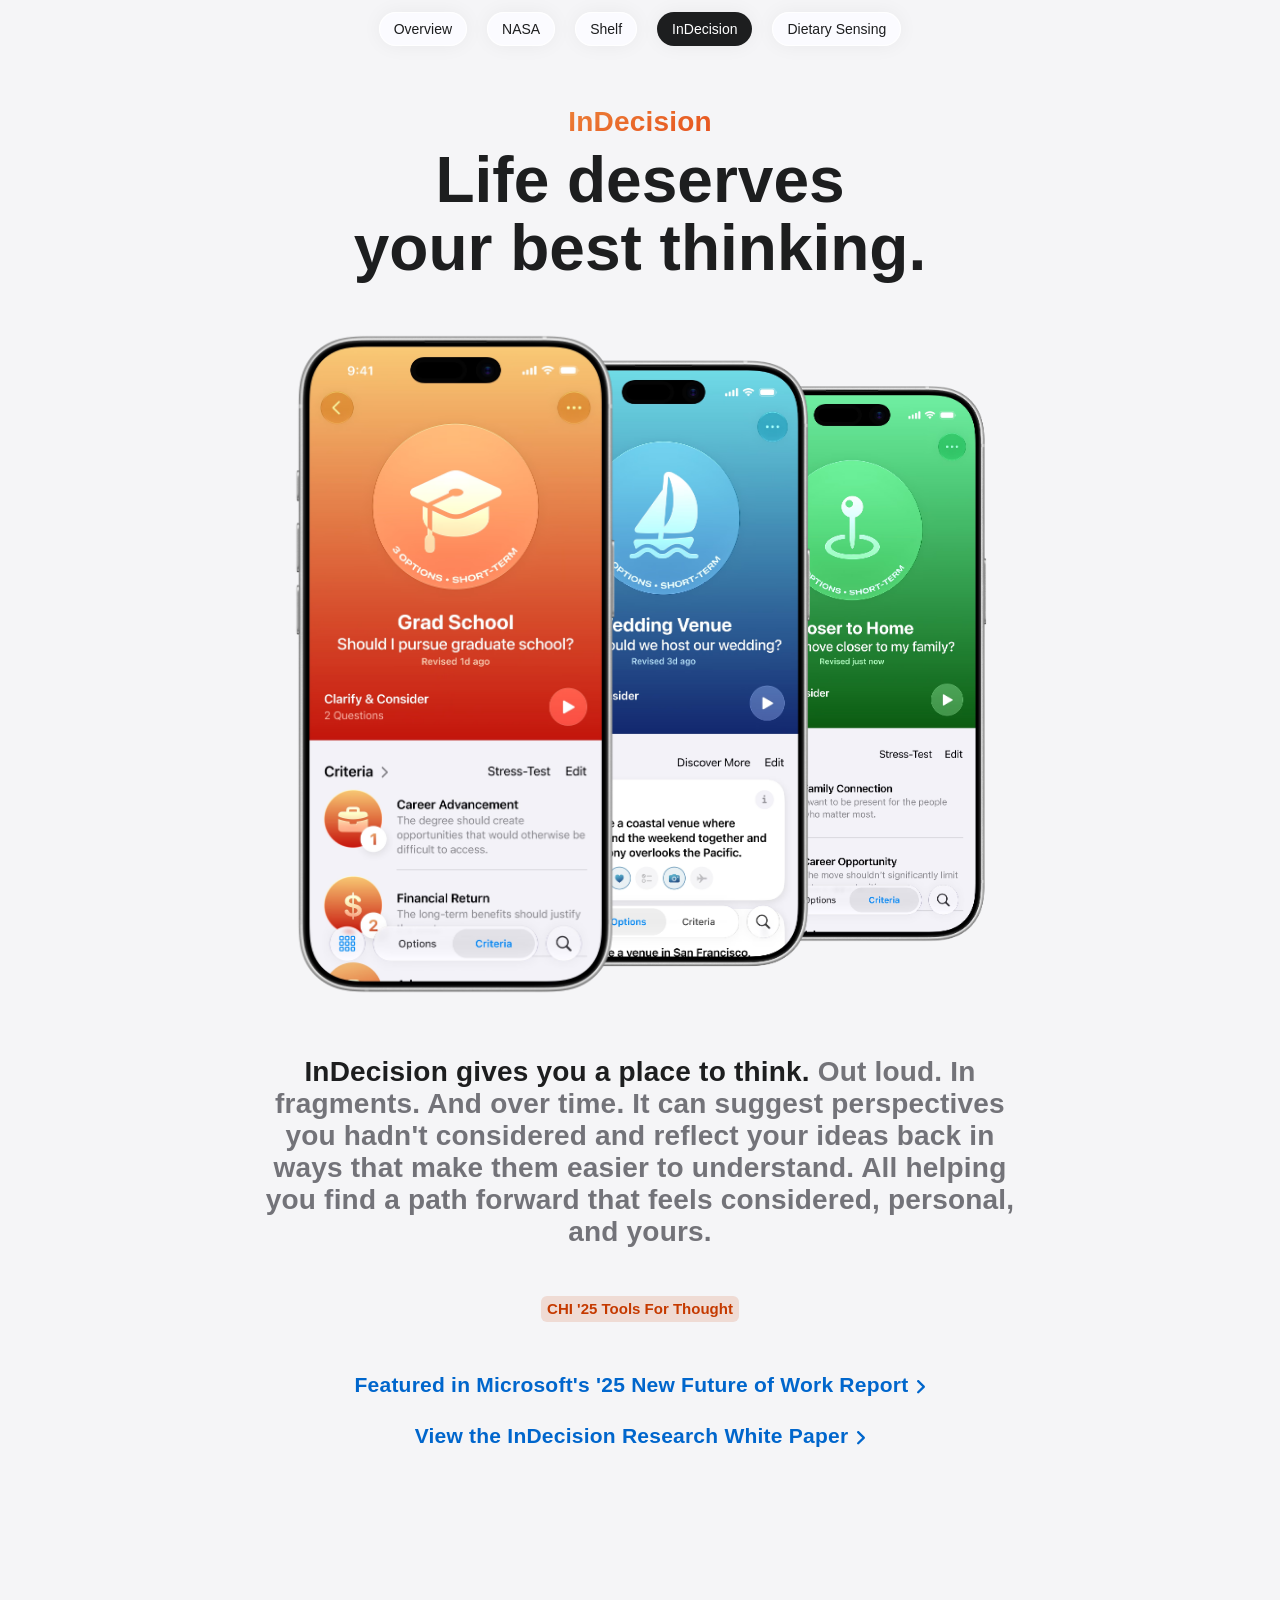
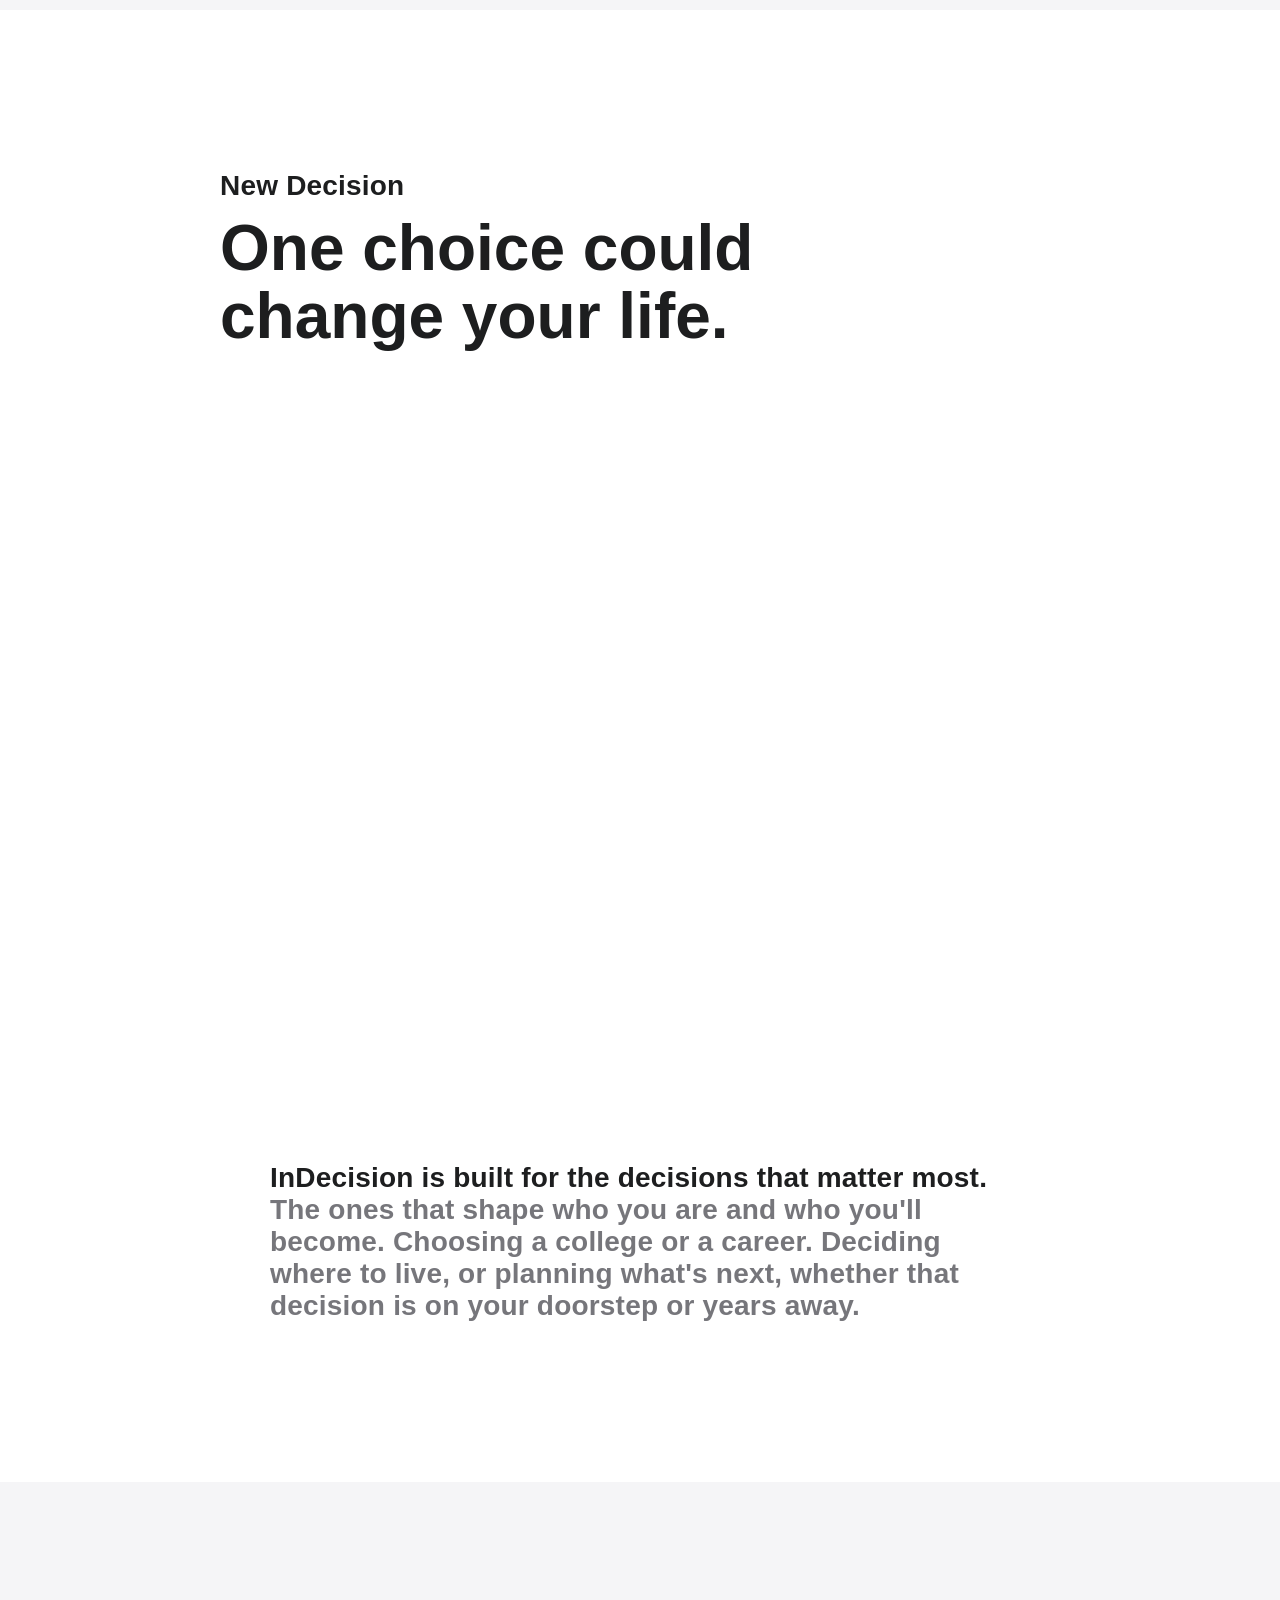
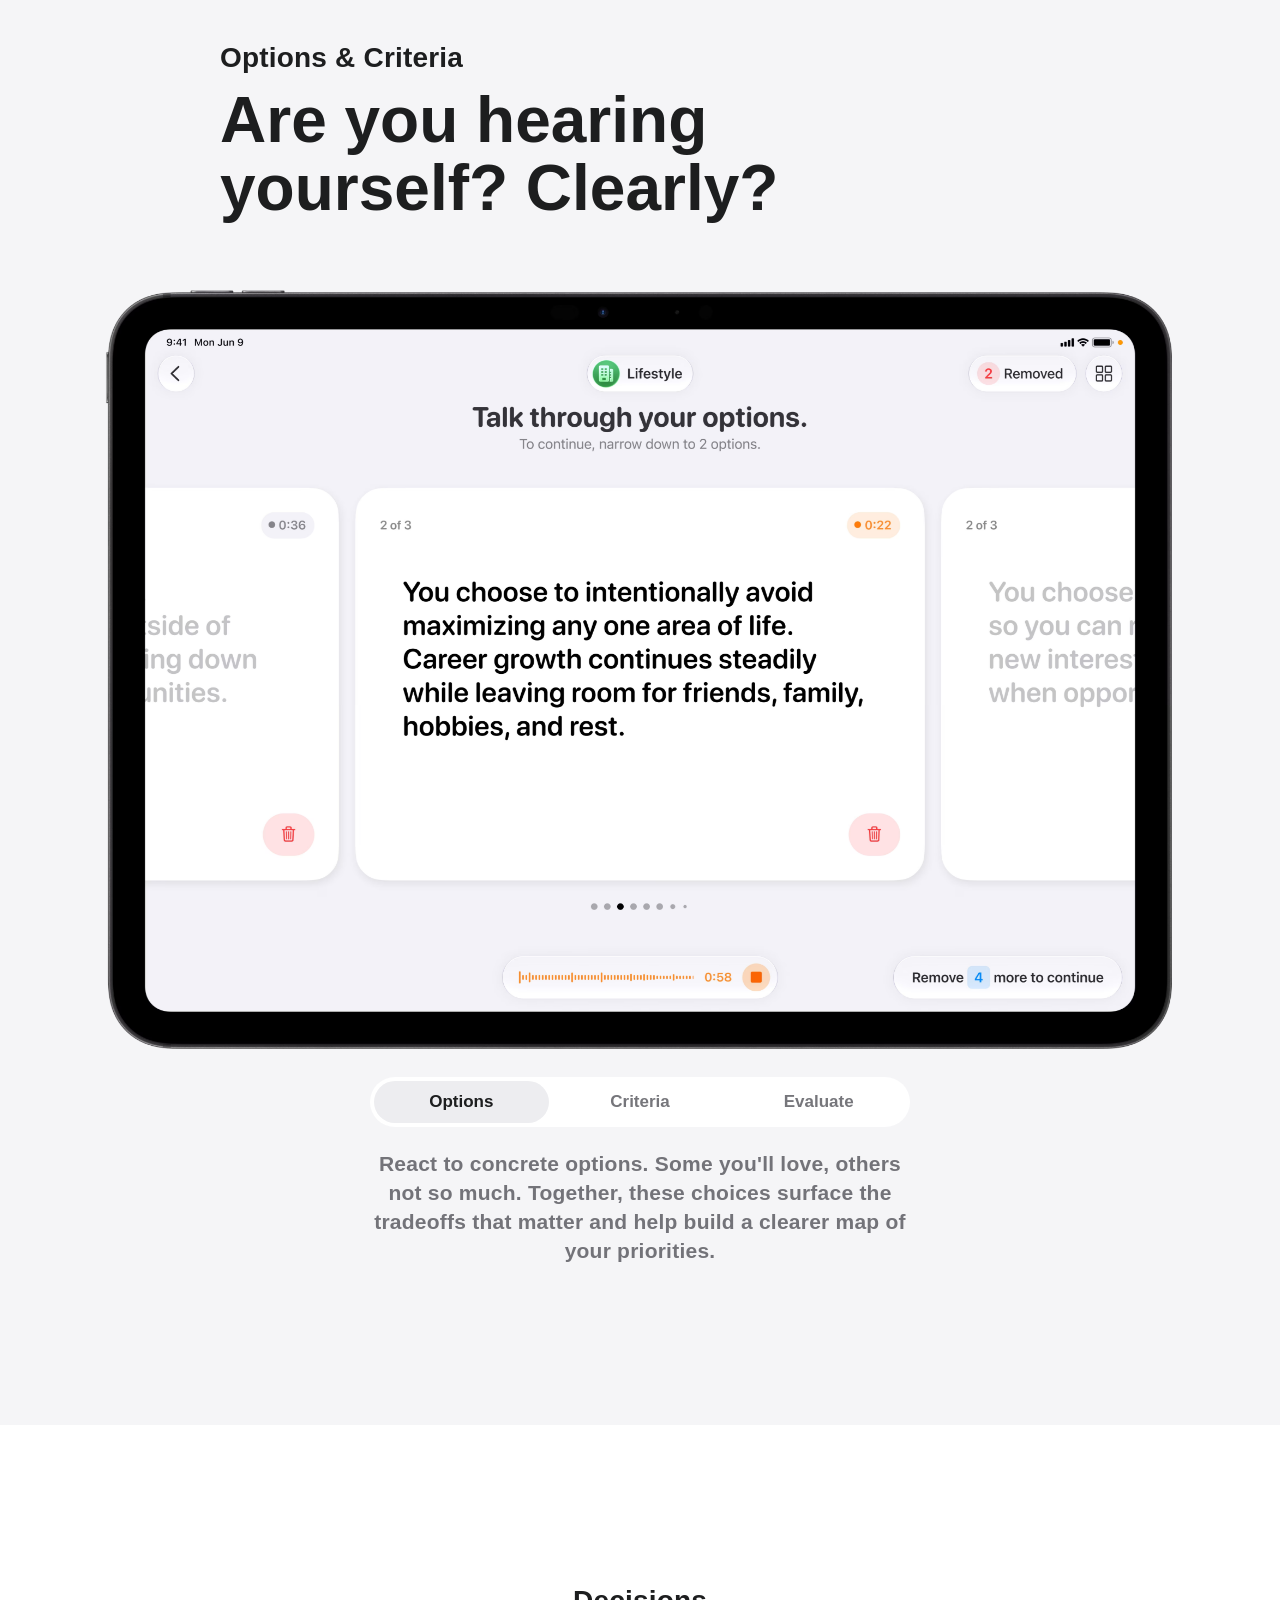
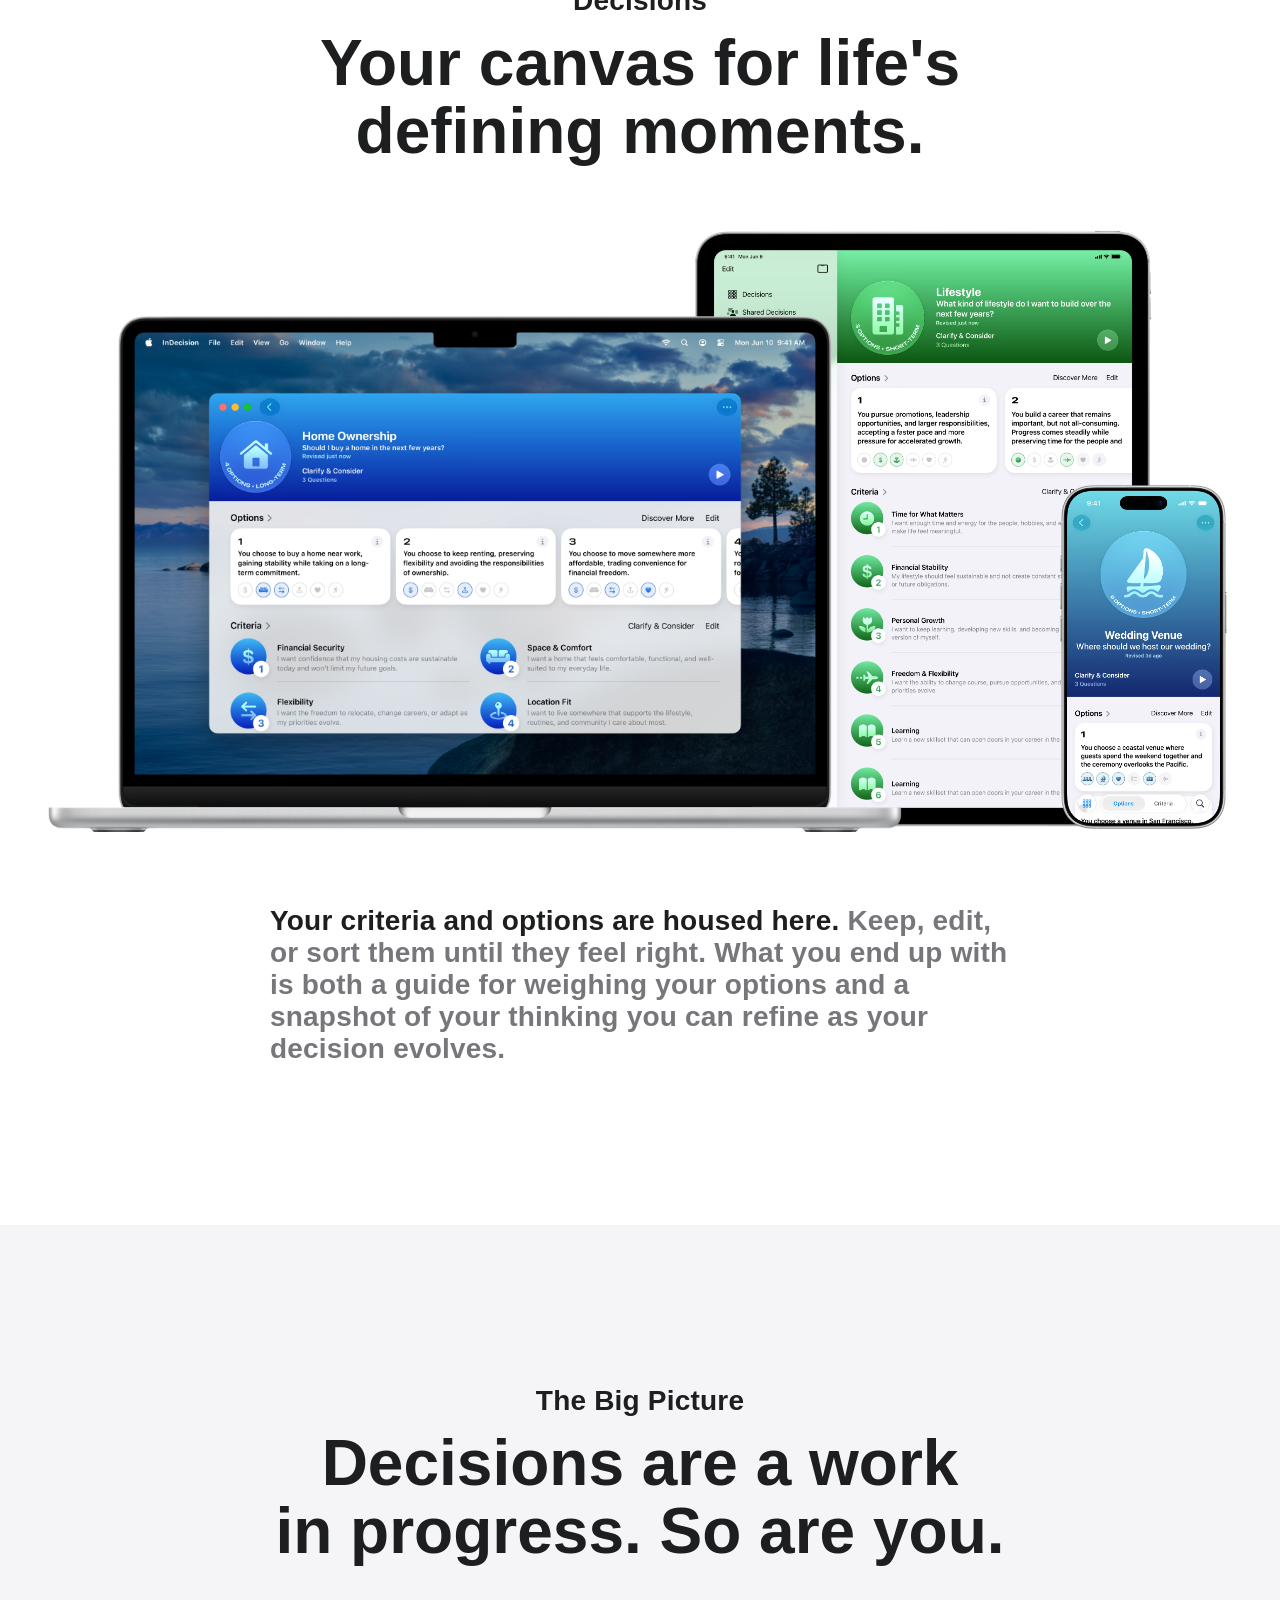
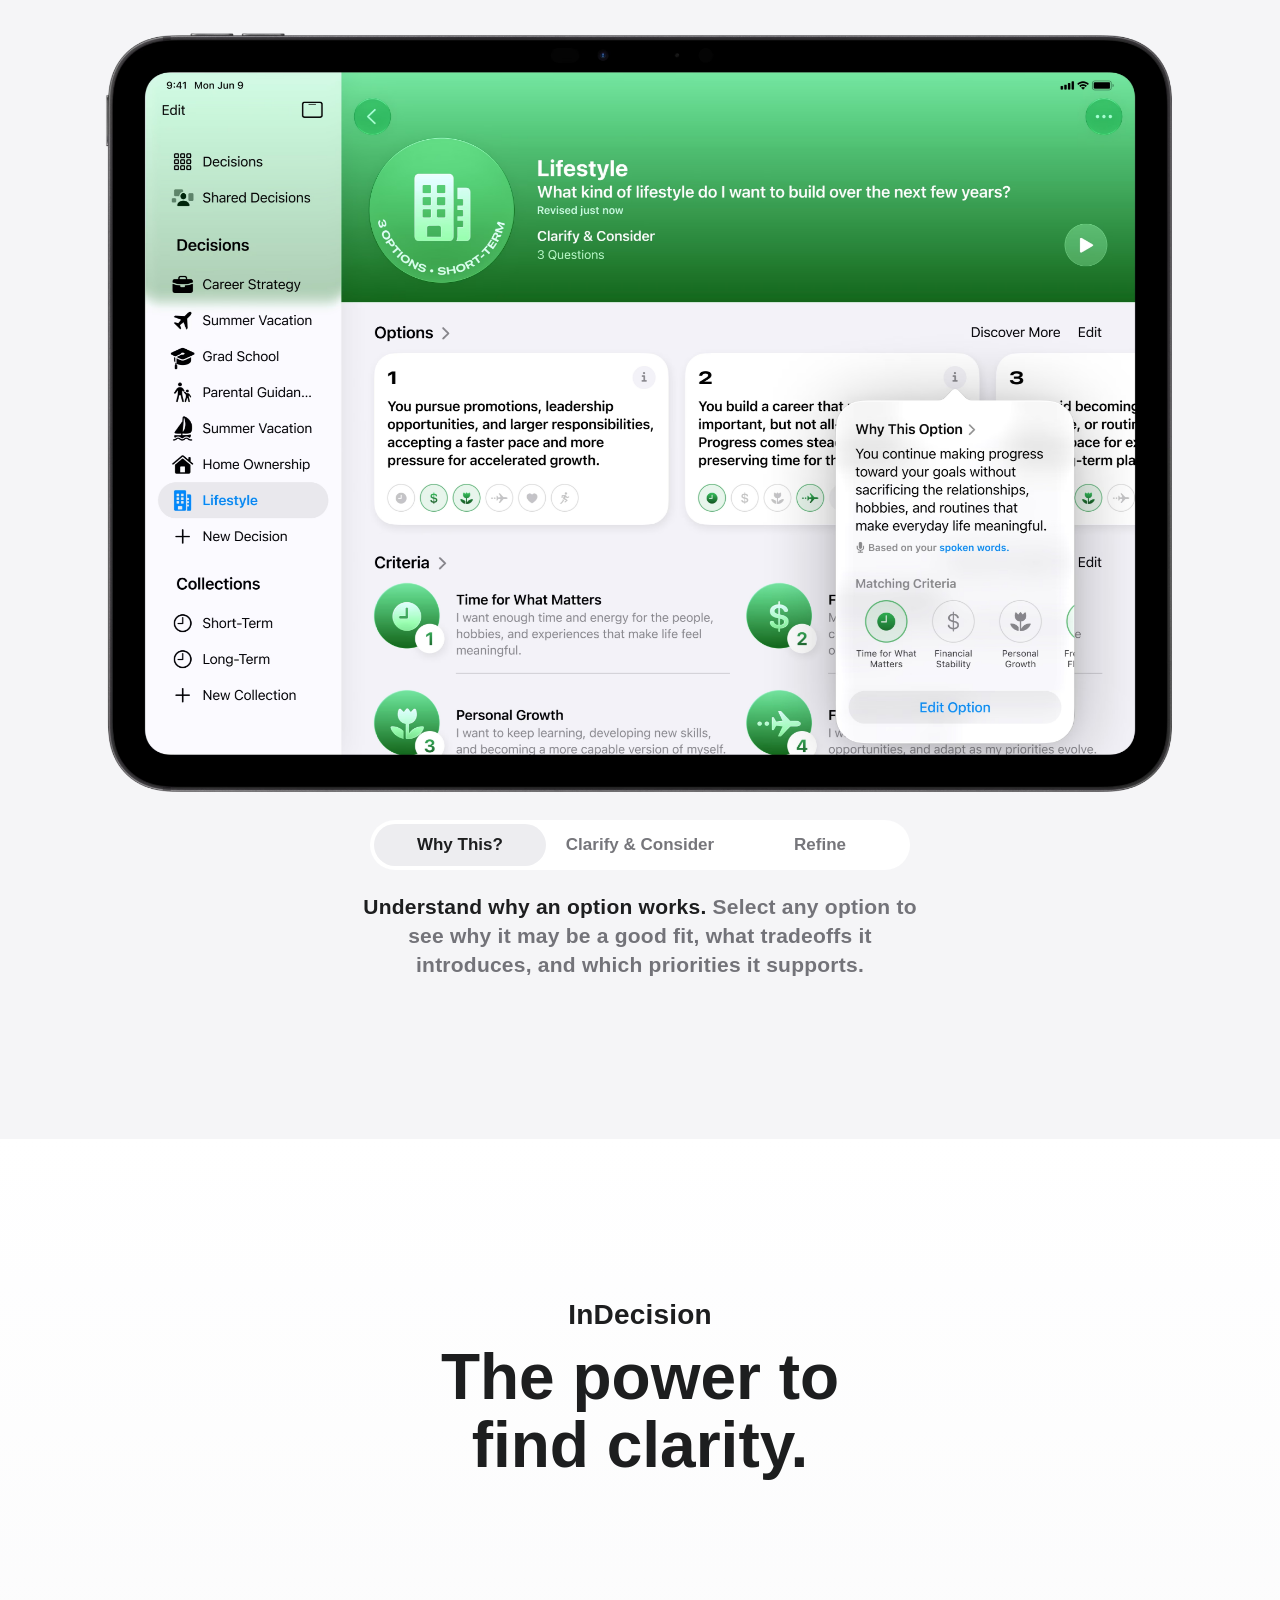
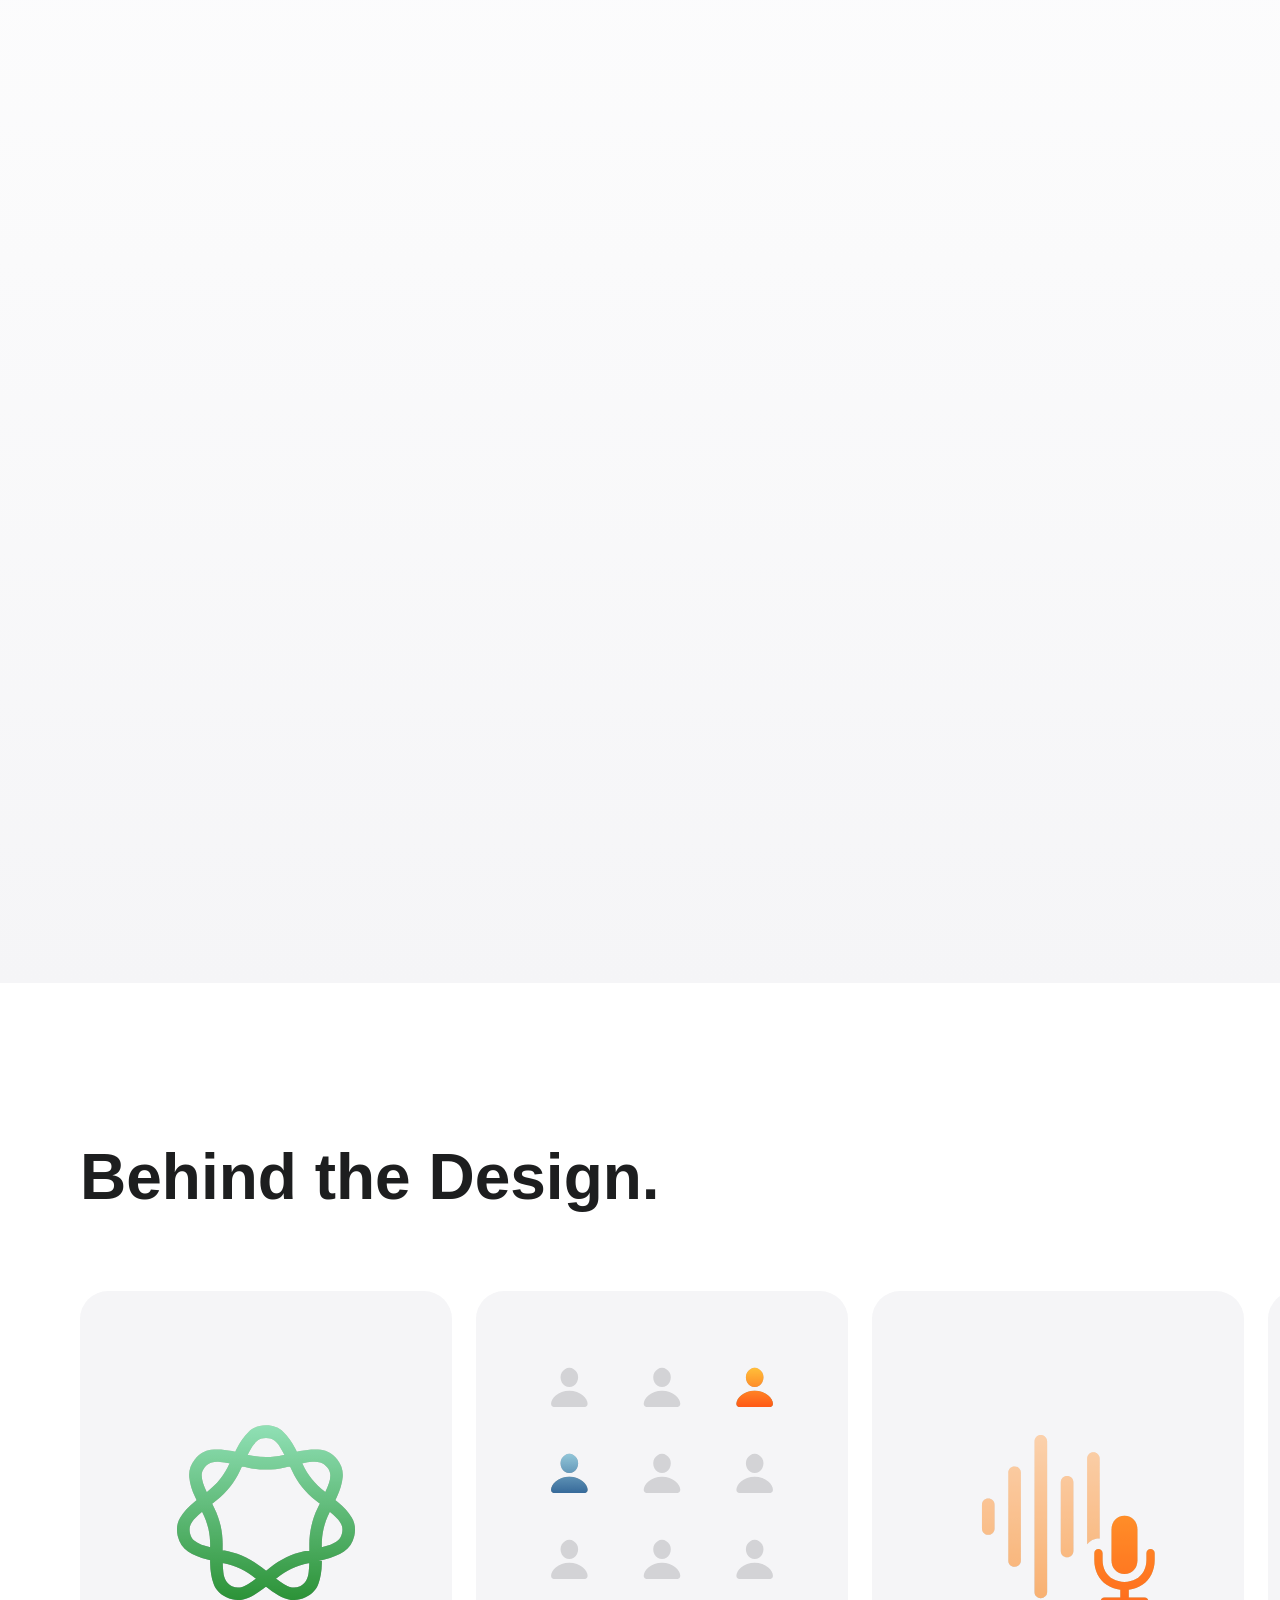
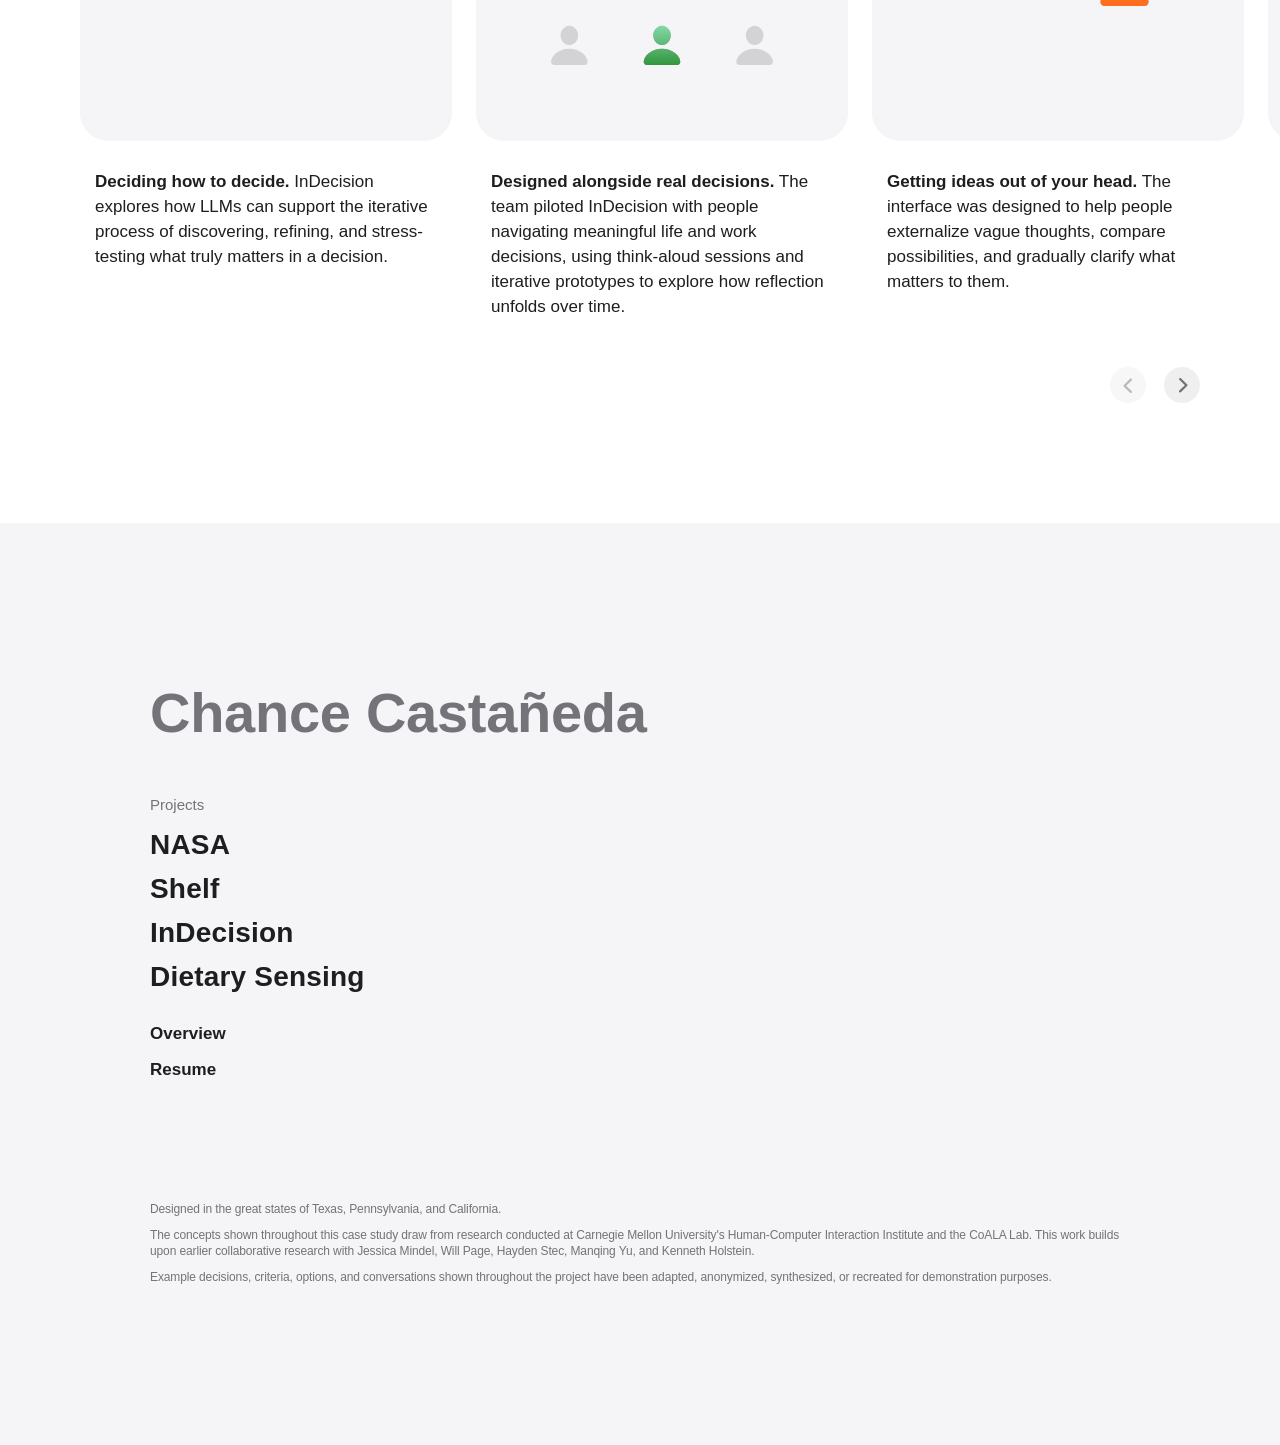
<file: indecision.html>
<!DOCTYPE html>
<html lang="en">
<head>
  <meta charset="UTF-8">
  <meta name="viewport" content="width=device-width, initial-scale=1.0">
  <title>InDecision – Chance Castañeda</title>
  <link rel="icon" type="image/svg+xml" href="assets/images/Overview/icon.svg">

  <link rel="stylesheet" href="style.css">
  <link rel="preload" as="image" type="image/avif" href="assets/images/InDecision/decision-1.avif" fetchpriority="high">
  <link rel="preload" as="image" type="image/avif" href="assets/images/InDecision/decision-2.avif" fetchpriority="high">
  <link rel="preload" as="image" type="image/avif" href="assets/images/InDecision/decision-3.avif" fetchpriority="high">
</head>
<body class="theme-light">
  <div class="mobile-pause">
    <div class="mobile-pause-content">
      <h1 class="headline">Be right back.</h1>
      <p class="body-copy">I'm making updates to this portfolio. Open on a larger device, or check back soon.</p>
      <a class="inline-link" href="resume.pdf" target="_blank" rel="noopener noreferrer">Resume <svg class="inline-icon" width="8" height="14" viewBox="0 0 8 14" fill="none" xmlns="http://www.w3.org/2000/svg" aria-hidden="true"><path d="M7.96143 6.70898C7.96143 6.88965 7.9248 7.05811 7.85156 7.21436C7.7832 7.36572 7.67334 7.51465 7.52197 7.66113L1.99219 13.0811C1.76758 13.3057 1.49414 13.418 1.17188 13.418C0.961914 13.418 0.766602 13.3643 0.585938 13.2568C0.405273 13.1543 0.26123 13.0151 0.153809 12.8394C0.0512695 12.6636 0 12.4683 0 12.2534C0 11.9312 0.124512 11.6431 0.373535 11.3892L5.2002 6.70166L0.373535 2.02148C0.124512 1.77734 0 1.4917 0 1.16455C0 0.949707 0.0512695 0.754395 0.153809 0.578613C0.26123 0.402832 0.405273 0.263672 0.585938 0.161133C0.766602 0.0537109 0.961914 0 1.17188 0C1.49414 0 1.76758 0.109863 1.99219 0.32959L7.52197 5.74951C7.67334 5.896 7.7832 6.04736 7.85156 6.20361C7.91992 6.35498 7.95654 6.52344 7.96143 6.70898Z" fill="#2997FF"/></svg></a>
    </div>
  </div>
  <main>
    <section class="section first-section indecision">
      <nav class="nav" aria-label="Primary">
        <a class="nav-link" href="index.html">Overview</a>
        <a class="nav-link" href="nasa.html">NASA</a>
        <a class="nav-link" href="shelf.html">Shelf</a>
        <a class="nav-link is-selected" href="indecision.html" aria-current="page">InDecision</a>
        <a class="nav-link" href="dietary-sensing.html">Dietary Sensing</a>
      </nav>

      <div class="view text-view text-center">
        <h3 class="eyebrow eyebrow-indecision">InDecision</h3>
        <h1 class="headline">Life deserves<br>your best thinking.</h1>
      </div>

      <div class="project-hero indecision-hero" aria-hidden="true">
        <div class="indecision-hero-stack">
          <img class="indecision-hero-image indecision-hero-image-1" src="assets/images/InDecision/decision-1.avif" alt="">
          <img class="indecision-hero-image indecision-hero-image-2" src="assets/images/InDecision/decision-2.avif" alt="">
          <img class="indecision-hero-image indecision-hero-image-3" src="assets/images/InDecision/decision-3.avif" alt="">
        </div>
      </div>

      <p class="body-copy text-center"><span>InDecision gives you a place to think.</span> Out loud. In fragments. And over time. It can suggest perspectives you hadn't considered and reflect your ideas back in ways that make them easier to understand. All helping you find a path forward that feels considered, personal, and yours.</p>

      <span class="indecision-chip">CHI '25 Tools For Thought</span>

      <div class="indecision-link-group">
        <a class="inline-link indecision-inline-link" href="https://www.microsoft.com/en-us/research/wp-content/uploads/2025/12/New-Future-Of-Work-Report-2025.pdf" target="_blank" rel="noopener noreferrer">Featured in Microsoft's '25 New Future of Work <span class="no-break">Report <svg class="inline-icon" width="8" height="14" viewBox="0 0 8 14" fill="none" xmlns="http://www.w3.org/2000/svg" aria-hidden="true"><path d="M7.96143 6.70898C7.96143 6.88965 7.9248 7.05811 7.85156 7.21436C7.7832 7.36572 7.67334 7.51465 7.52197 7.66113L1.99219 13.0811C1.76758 13.3057 1.49414 13.418 1.17188 13.418C0.961914 13.418 0.766602 13.3643 0.585938 13.2568C0.405273 13.1543 0.26123 13.0151 0.153809 12.8394C0.0512695 12.6636 0 12.4683 0 12.2534C0 11.9312 0.124512 11.6431 0.373535 11.3892L5.2002 6.70166L0.373535 2.02148C0.124512 1.77734 0 1.4917 0 1.16455C0 0.949707 0.0512695 0.754395 0.153809 0.578613C0.26123 0.402832 0.405273 0.263672 0.585938 0.161133C0.766602 0.0537109 0.961914 0 1.17188 0C1.49414 0 1.76758 0.109863 1.99219 0.32959L7.52197 5.74951C7.67334 5.896 7.7832 6.04736 7.85156 6.20361C7.91992 6.35498 7.95654 6.52344 7.96143 6.70898Z" fill="currentColor"/></svg></span></a>
        <a class="inline-link indecision-inline-link" href="https://github.com/ai-tools-for-thought/workshop/blob/main/documents/Castaneda%20and%20Mindel%20et%20al%20-%20CHI%20T4T%20-%20Supporting%20AI-Augmented%20Meta-Decision%20Making%20with%20InDecision.pdf" target="_blank" rel="noopener noreferrer">View the InDecision Research White <span class="no-break">Paper <svg class="inline-icon" width="8" height="14" viewBox="0 0 8 14" fill="none" xmlns="http://www.w3.org/2000/svg" aria-hidden="true"><path d="M7.96143 6.70898C7.96143 6.88965 7.9248 7.05811 7.85156 7.21436C7.7832 7.36572 7.67334 7.51465 7.52197 7.66113L1.99219 13.0811C1.76758 13.3057 1.49414 13.418 1.17188 13.418C0.961914 13.418 0.766602 13.3643 0.585938 13.2568C0.405273 13.1543 0.26123 13.0151 0.153809 12.8394C0.0512695 12.6636 0 12.4683 0 12.2534C0 11.9312 0.124512 11.6431 0.373535 11.3892L5.2002 6.70166L0.373535 2.02148C0.124512 1.77734 0 1.4917 0 1.16455C0 0.949707 0.0512695 0.754395 0.153809 0.578613C0.26123 0.402832 0.405273 0.263672 0.585938 0.161133C0.766602 0.0537109 0.961914 0 1.17188 0C1.49414 0 1.76758 0.109863 1.99219 0.32959L7.52197 5.74951C7.67334 5.896 7.7832 6.04736 7.85156 6.20361C7.91992 6.35498 7.95654 6.52344 7.96143 6.70898Z" fill="currentColor"/></svg></span></a>
      </div>
    </section>

    <section class="section indecision-new-section" data-anim="3">
      <div class="view text-view">
        <p class="eyebrow">New Decision</p>
        <h2 class="headline indecision-new-headline">One choice could<br> change your life.</h2>
      </div>

      <div class="indecision-new-image-view" aria-hidden="true">
        <img class="indecision-new-img indecision-new-img-1" src="assets/images/InDecision/new-1.avif" alt="" loading="lazy">
        <img class="indecision-new-img indecision-new-img-2" src="assets/images/InDecision/new-2.avif" alt="" loading="lazy">
      </div>

      <div class="view text-view">
        <p class="body-copy indecision-new-body"><span>InDecision is built for the decisions that matter most.</span> The ones that shape who you are and who you'll become. Choosing a college or a career. Deciding where to live, or planning what's next, whether that decision is on your doorstep or years away.</p>
      </div>
    </section>

    <section class="section indecision-oc-section">
      <div class="view text-view">
        <p class="eyebrow">Options &amp; Criteria</p>
        <h2 class="headline indecision-oc-headline">Are you hearing<br>yourself? Clearly?</h2>
      </div>

      <div class="image-viewer">
        <div class="indecision-oc-imgs">
          <div class="image-frame-img segmented-image-base" style="background-image: url('assets/images/InDecision/flow-1.avif');"></div>
          <div class="image-frame-img segmented-image-transition" aria-hidden="true"></div>
        </div>

        <div class="segmented-control">
          <div class="segmented-track">
            <div class="segmented-indicator" aria-hidden="true"></div>
            <button class="segmented-button is-selected"
              data-image="assets/images/InDecision/flow-1.avif"
              data-caption="React to concrete options. Some you'll love, others not so much. Together, these choices surface the tradeoffs that matter and help build a clearer map of your priorities.">Options</button>
            <button class="segmented-button"
              data-image="assets/images/InDecision/flow-2.avif"
              data-caption="Turn vague feelings into concrete criteria you can prioritize, refine, and discuss. As your thinking evolves, so can the factors guiding your decision.">Criteria</button>
            <button class="segmented-button"
              data-image="assets/images/InDecision/flow-3.avif"
              data-caption="Every option gives you something and asks something in return. Evaluating against your criteria helps clarify which compromises feel acceptable—and which don't.">Evaluate</button>
          </div>
        </div>

        <p class="viewer-caption">React to concrete options. Some you'll love, others not so much. Together, these choices surface the tradeoffs that matter and help build a clearer map of your priorities.</p>
      </div>
    </section>

    <section class="section indecision-canvas-section">
      <div class="view text-view text-center">
        <p class="eyebrow">Decisions</p>
        <h2 class="headline indecision-canvas-headline">Your canvas for life's<br>defining moments.</h2>
      </div>

      <div class="indecision-canvas-image-view" aria-hidden="true">
        <img class="indecision-canvas-img indecision-canvas-img-2" src="assets/images/InDecision/life-2.avif" alt="" loading="lazy">
        <img class="indecision-canvas-img indecision-canvas-img-1" src="assets/images/InDecision/life-1.avif" alt="" loading="lazy">
        <img class="indecision-canvas-img indecision-canvas-img-d2" src="assets/images/InDecision/decision-2.avif" alt="" loading="lazy">
      </div>

      <div class="view text-view">
        <p class="body-copy indecision-canvas-body"><span>Your criteria and options are housed here.</span> Keep, edit, or sort them until they feel right. What you end up with is both a guide for weighing your options and a snapshot of your thinking you can refine as your decision evolves.</p>
      </div>
    </section>

    <section class="section indecision-bp-section">
      <div class="view text-view text-center">
        <p class="eyebrow">The Big Picture</p>
        <h2 class="headline indecision-bp-headline">Decisions are a work<br>in progress. So are you.</h2>
      </div>

      <div class="image-viewer">
        <div class="indecision-oc-imgs">
          <div class="image-frame-img segmented-image-base" style="background-image: url('assets/images/InDecision/flow-4.avif');"></div>
          <div class="image-frame-img segmented-image-transition" aria-hidden="true"></div>
        </div>

        <div class="segmented-control">
          <div class="segmented-track">
            <div class="segmented-indicator" aria-hidden="true"></div>
            <button class="segmented-button is-selected"
              data-image="assets/images/InDecision/flow-4.avif"
              data-caption="&lt;span&gt;Understand why an option works.&lt;/span&gt; Select any option to see why it may be a good fit, what tradeoffs it introduces, and which priorities it supports.">Why This?</button>
            <button class="segmented-button"
              data-image="assets/images/InDecision/flow-5.avif"
              data-caption="Rather than asking for facts, these prompts surface tensions, tradeoffs, and priorities that may be influencing your choice.">Clarify &amp; Consider</button>
            <button class="segmented-button"
              data-image="assets/images/InDecision/flow-6.avif"
              data-caption="As you reflect, some criteria reveal deeper motivations. Refining them helps move from surface-level goals to the reasons they matter in the first place.">Refine</button>
          </div>
        </div>

        <p class="viewer-caption"><span>Understand why an option works.</span> Select any option to see why it may be a good fit, what tradeoffs it introduces, and which priorities it supports.</p>
      </div>
    </section>

    <section class="section indecision-showcase-section">
      <div class="view text-view text-center">
        <p class="eyebrow">InDecision</p>
        <h2 class="headline indecision-showcase-headline">The power to find clarity.</h2>
      </div>

      <div class="indecision-showcase-frame" aria-hidden="true">
        <img class="indecision-showcase-img" src="assets/images/InDecision/all-decisions.avif" alt="" loading="lazy">
      </div>
    </section>

    <section class="section indecision-btd-section">
      <div class="indecision-btd-copy">
        <h2 class="headline">Behind the Design.</h2>
      </div>

      <div class="gallery poster-gallery indecision-btd-gallery" aria-label="Behind the design gallery">
        <div class="scroll-container" tabindex="-1">
          <ul class="item-container" role="list">
            <li class="gallery-item poster-item poster-item-small" role="listitem">
              <div class="poster-card">
                <img class="poster-card-img" src="assets/images/InDecision/btd-1.svg" width="206" height="192" alt="" aria-hidden="true">
              </div>
              <p class="poster-caption"><span>Deciding how to decide.</span> InDecision explores how LLMs can support the iterative process of discovering, refining, and stress-testing what truly matters in a decision.</p>
            </li>
            <li class="gallery-item poster-item poster-item-small" role="listitem">
              <div class="poster-card">
                <img class="poster-card-img" src="assets/images/InDecision/btd-2.svg" width="250" height="310" alt="" aria-hidden="true">
              </div>
              <p class="poster-caption"><span>Designed alongside real decisions.</span> The team piloted InDecision with people navigating meaningful life and work decisions, using think-aloud sessions and iterative prototypes to explore how reflection unfolds over time.</p>
            </li>
            <li class="gallery-item poster-item poster-item-small" role="listitem">
              <div class="poster-card">
                <img class="poster-card-img" src="assets/images/InDecision/btd-3.svg" width="193" height="192" alt="" aria-hidden="true">
              </div>
              <p class="poster-caption"><span>Getting ideas out of your head.</span> The interface was designed to help people externalize vague thoughts, compare possibilities, and gradually clarify what matters to them.</p>
            </li>
            <li class="gallery-item poster-item poster-item-small" role="listitem">
              <div class="poster-card">
                <img class="poster-card-img" src="assets/images/InDecision/btd-4.svg" width="250" height="310" alt="" aria-hidden="true">
              </div>
              <p class="poster-caption"><span>You often "know it when you see it."</span> Rather than asking users to define perfect criteria upfront, InDecision helps people react to concrete options and uncover patterns in what resonates with them over time.</p>
            </li>
            <li class="gallery-item poster-item poster-item-small" role="listitem">
              <div class="poster-card">
                <img class="poster-card-img" src="assets/images/InDecision/btd-5.svg" width="265" height="192" alt="" aria-hidden="true">
              </div>
              <p class="poster-caption"><span>Designed as a collaborative process.</span> InDecision alternates between human judgment and AI-generated provocations, helping people refine decisions through reflection instead of automation.</p>
            </li>
          </ul>
        </div>
        <div class="gallery-controls" aria-label="Behind the design gallery controls">
          <button class="gallery-button gallery-button-previous" type="button" aria-label="Previous" disabled>
            <svg width="9" height="15" viewBox="0 0 9 15" fill="none" xmlns="http://www.w3.org/2000/svg" aria-hidden="true"><path d="M8.4353 7.23486C8.4353 7.396 8.40308 7.54907 8.33862 7.69409C8.27954 7.83374 8.18286 7.96802 8.04858 8.09692L1.85303 14.1636C1.64355 14.3677 1.38843 14.4697 1.08765 14.4697C0.894287 14.4697 0.714355 14.4214 0.547852 14.3247C0.381348 14.228 0.24707 14.0991 0.14502 13.938C0.0483398 13.7769 0 13.5942 0 13.3901C0 13.0947 0.112793 12.8315 0.338379 12.6006L5.85718 7.23486L0.338379 1.86914C0.112793 1.64355 0 1.38037 0 1.07959C0 0.880859 0.0483398 0.700928 0.14502 0.539795C0.24707 0.373291 0.381348 0.241699 0.547852 0.14502C0.714355 0.0483398 0.894287 0 1.08765 0C1.38843 0 1.64355 0.102051 1.85303 0.306152L8.04858 6.3728C8.17749 6.50171 8.27417 6.63599 8.33862 6.77563C8.40308 6.91528 8.4353 7.06836 8.4353 7.23486Z" fill="currentColor"/></svg>
          </button>
          <button class="gallery-button gallery-button-next" type="button" aria-label="Next">
            <svg width="9" height="15" viewBox="0 0 9 15" fill="none" xmlns="http://www.w3.org/2000/svg" aria-hidden="true"><path d="M8.4353 7.23486C8.4353 7.396 8.40308 7.54907 8.33862 7.69409C8.27954 7.83374 8.18286 7.96802 8.04858 8.09692L1.85303 14.1636C1.64355 14.3677 1.38843 14.4697 1.08765 14.4697C0.894287 14.4697 0.714355 14.4214 0.547852 14.3247C0.381348 14.228 0.24707 14.0991 0.14502 13.938C0.0483398 13.7769 0 13.5942 0 13.3901C0 13.0947 0.112793 12.8315 0.338379 12.6006L5.85718 7.23486L0.338379 1.86914C0.112793 1.64355 0 1.38037 0 1.07959C0 0.880859 0.0483398 0.700928 0.14502 0.539795C0.24707 0.373291 0.381348 0.241699 0.547852 0.14502C0.714355 0.0483398 0.894287 0 1.08765 0C1.38843 0 1.64355 0.102051 1.85303 0.306152L8.04858 6.3728C8.17749 6.50171 8.27417 6.63599 8.33862 6.77563C8.40308 6.91528 8.4353 7.06836 8.4353 7.23486Z" fill="currentColor"/></svg>
          </button>
        </div>
      </div>
    </section>

    <footer class="section footer-section">
      <div class="footer-view">
        <a class="footer-name" href="index.html">Chance Castañeda</a>
        <div class="footer-links-group">
          <div class="footer-projects-group">
            <p class="footer-projects-label">Projects</p>
            <div class="footer-project-links">
              <a class="footer-project-link" href="nasa.html">NASA</a>
              <a class="footer-project-link" href="shelf.html">Shelf</a>
              <a class="footer-project-link" href="indecision.html">InDecision</a>
              <a class="footer-project-link" href="dietary-sensing.html">Dietary Sensing</a>
            </div>
          </div>
          <div class="footer-overview-group">
            <a class="footer-overview-link" href="index.html">Overview</a>
            <a class="footer-overview-link" href="resume.pdf" target="_blank" rel="noopener noreferrer">Resume</a>
          </div>
        </div>
      </div>
      <div class="footer-footnote">
        <p class="footer-footnote-text">Designed in the great states of Texas, Pennsylvania, and California.</p>
        <p class="footer-footnote-text">The concepts shown throughout this case study draw from research conducted at Carnegie Mellon University's Human-Computer Interaction Institute and the CoALA Lab. This work builds upon earlier collaborative research with Jessica Mindel, Will Page, Hayden Stec, Manqing Yu, and Kenneth Holstein.</p>
        <p class="footer-footnote-text">Example decisions, criteria, options, and conversations shown throughout the project have been adapted, anonymized, synthesized, or recreated for demonstration purposes.</p>
      </div>
    </footer>

  </main>

  <script src="script.js"></script>
</body>
</html>
</file>
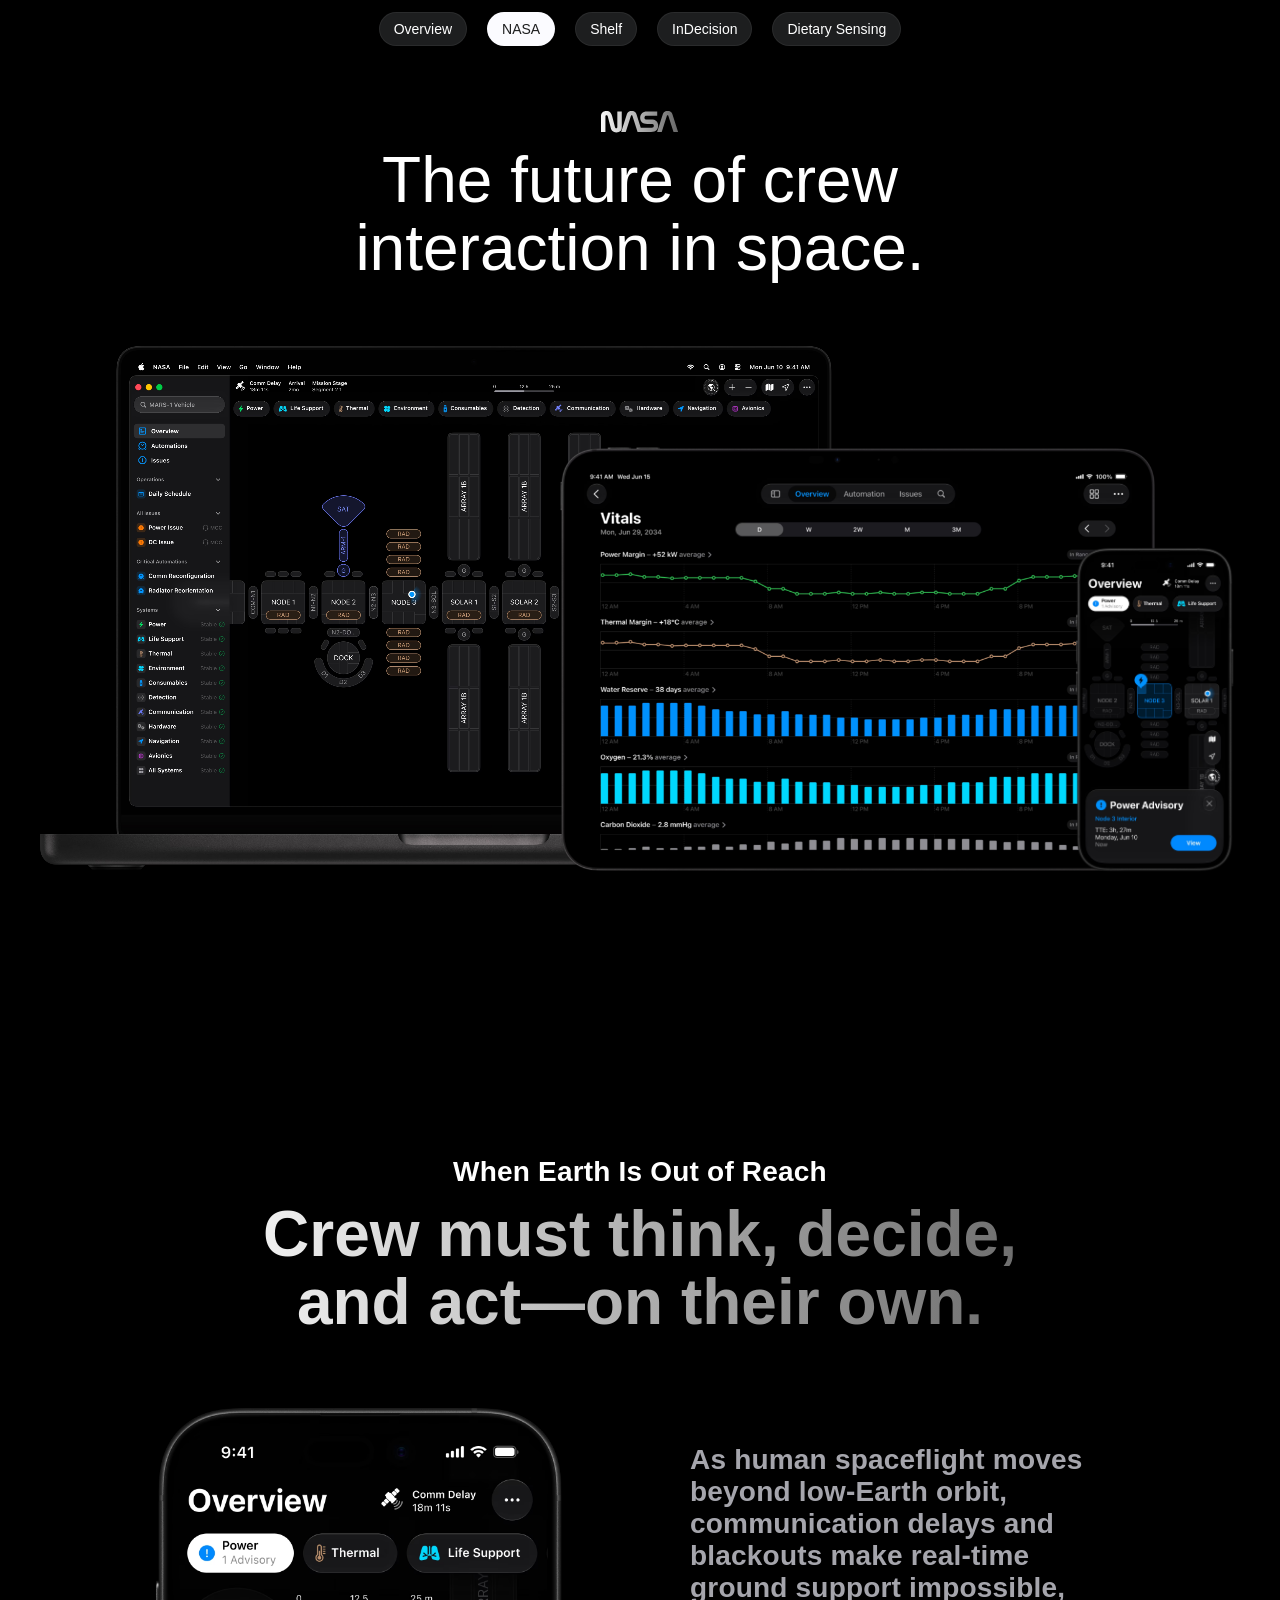
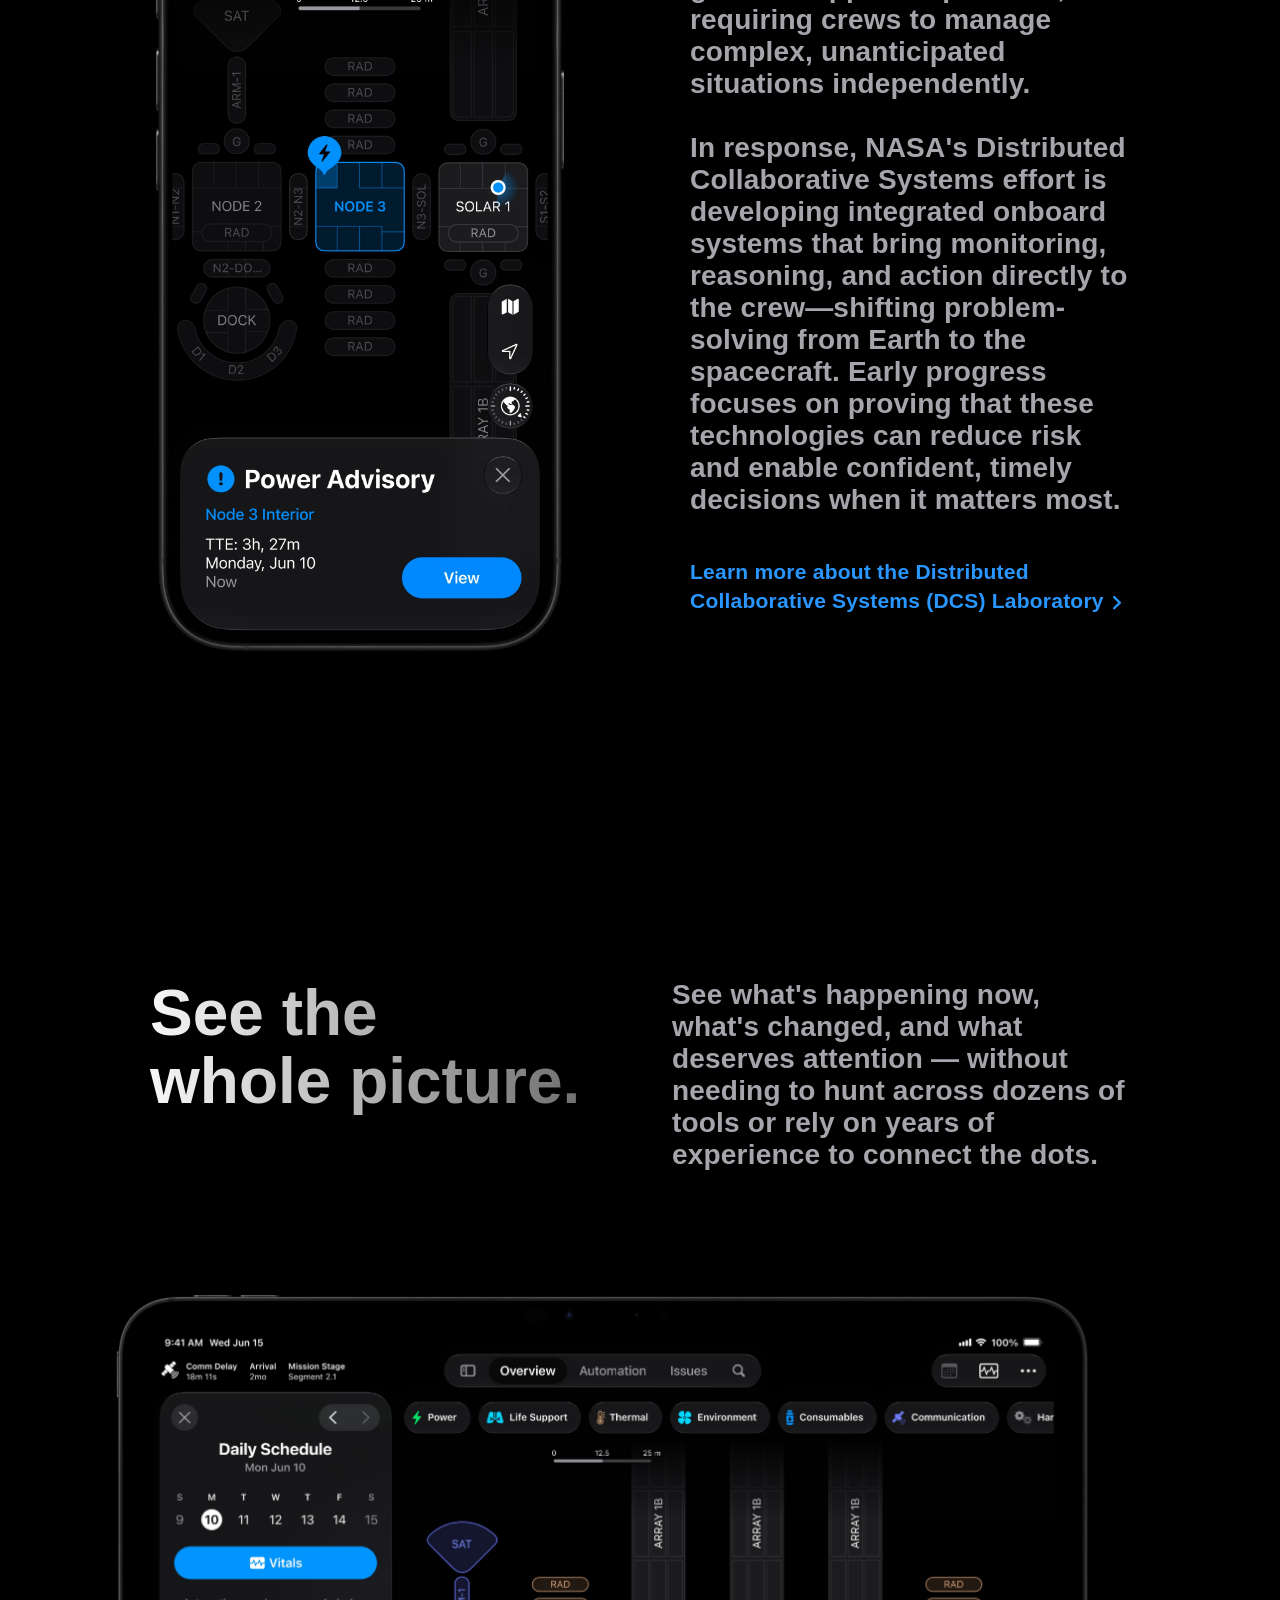
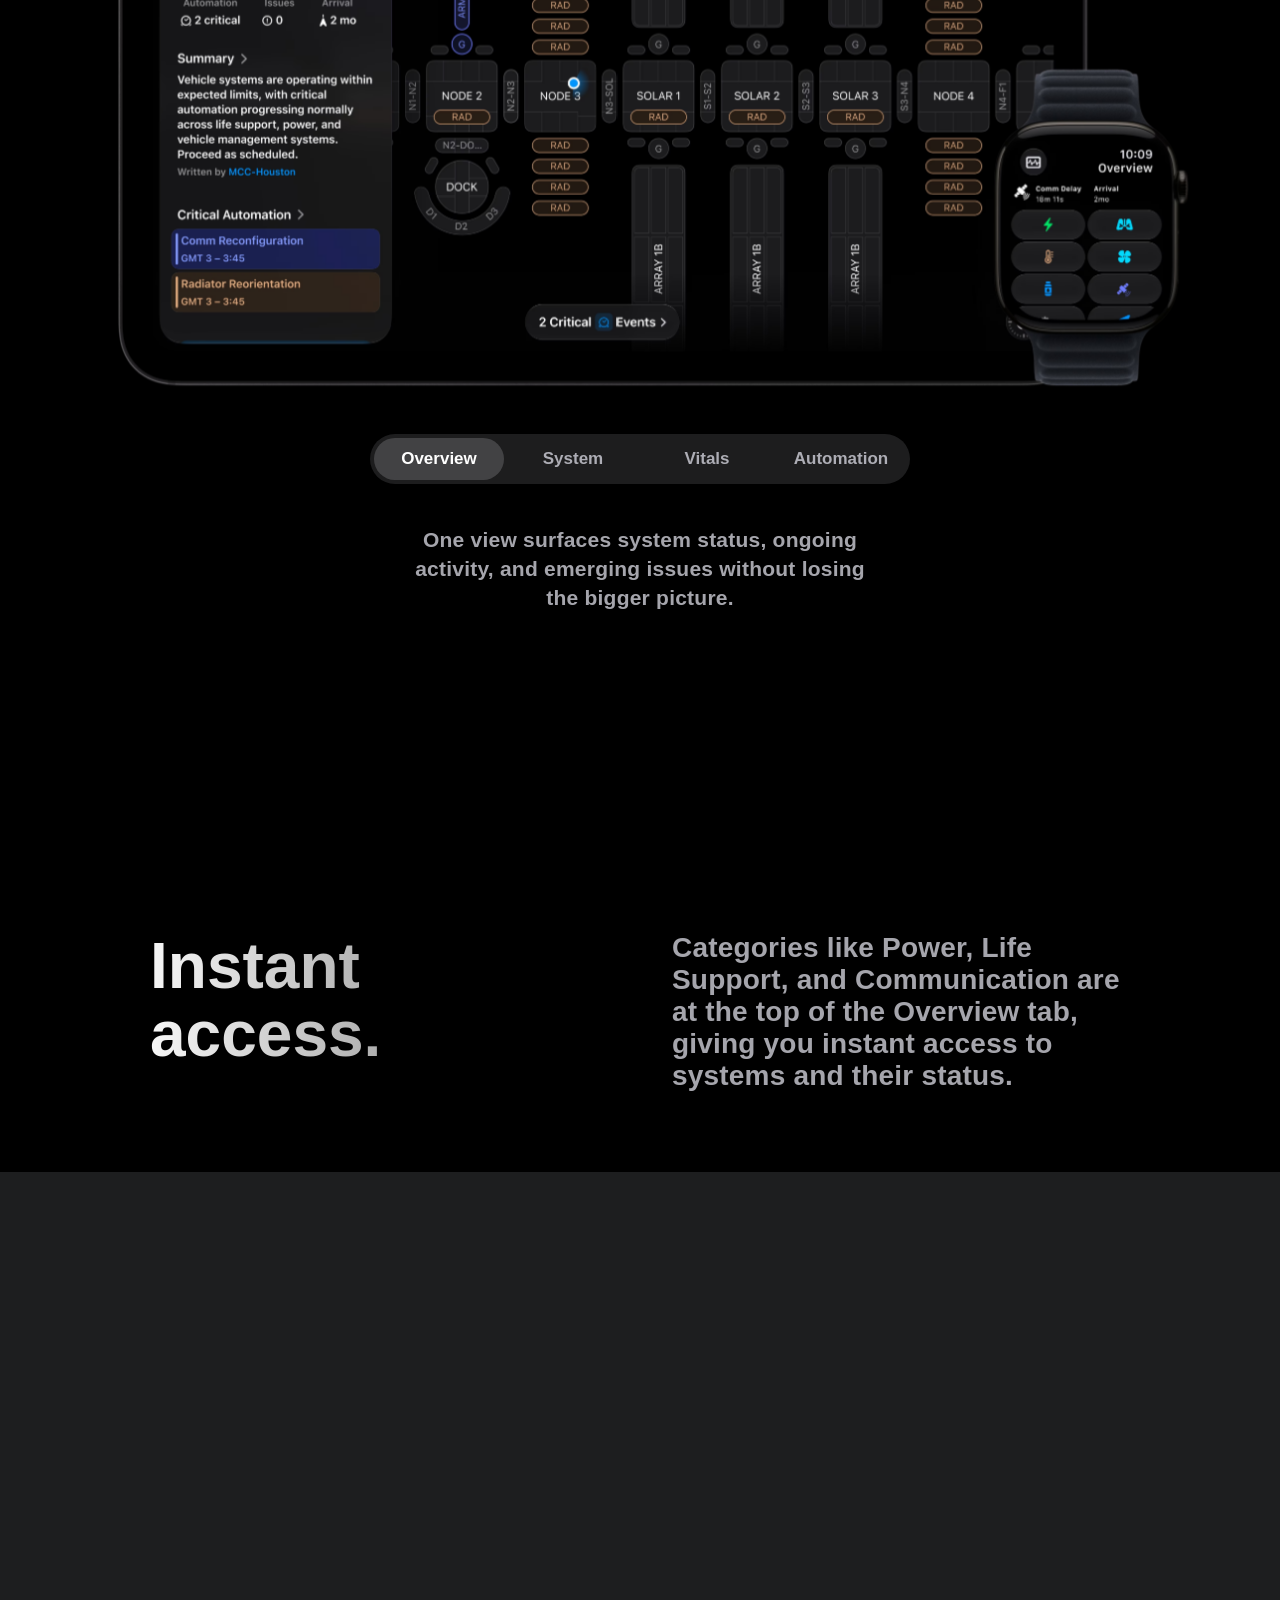
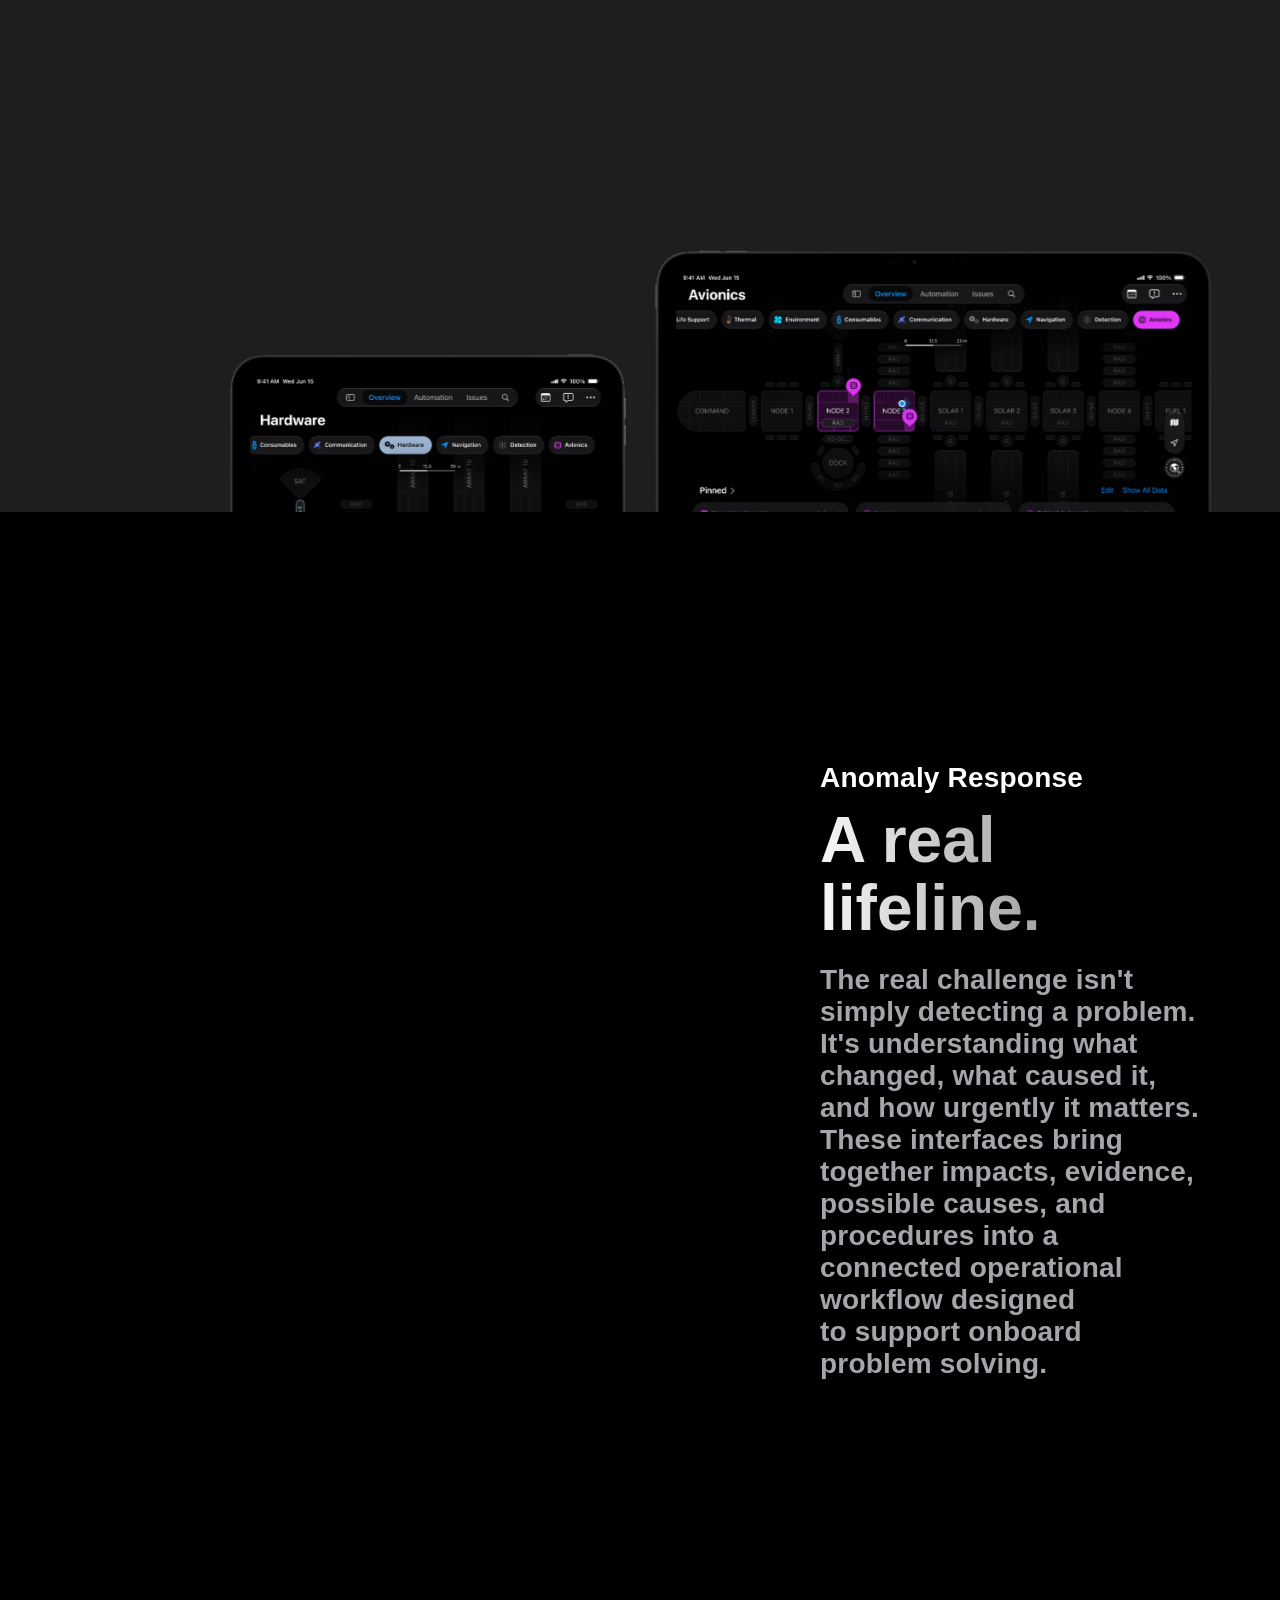
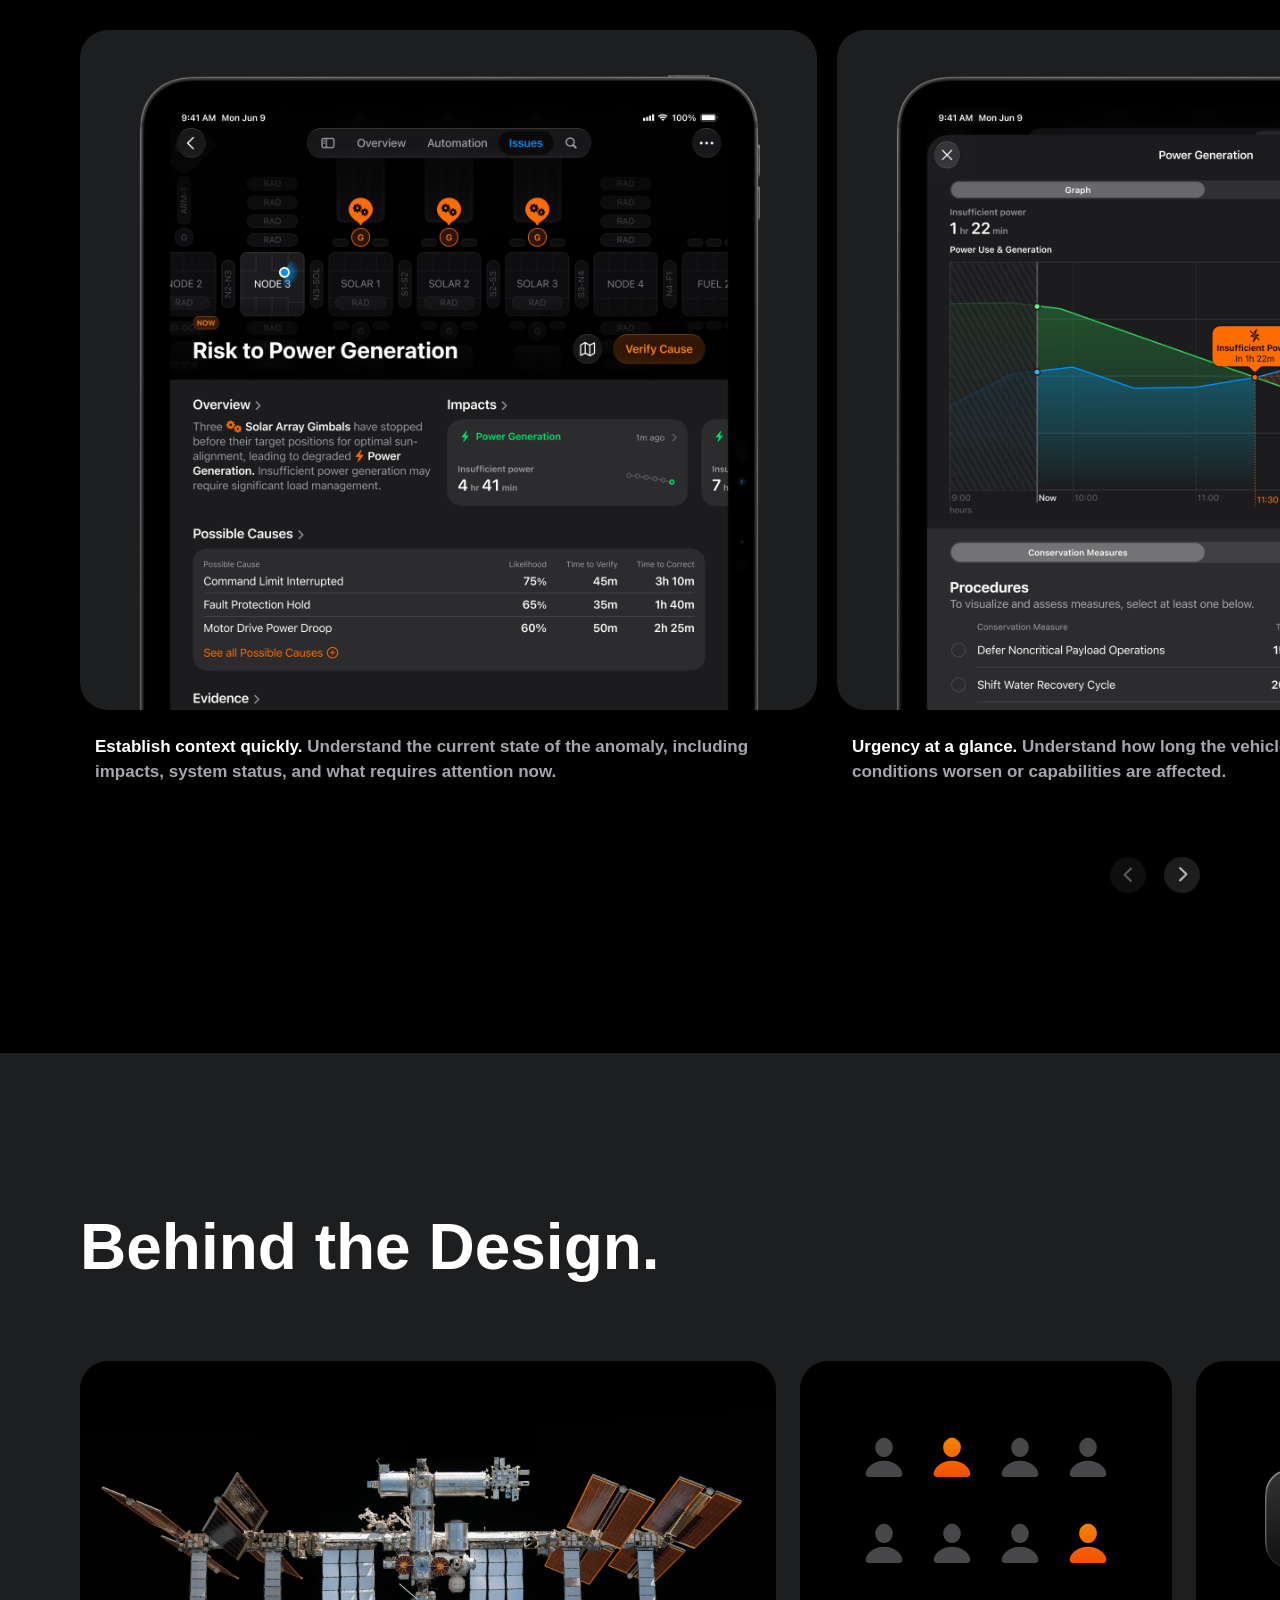
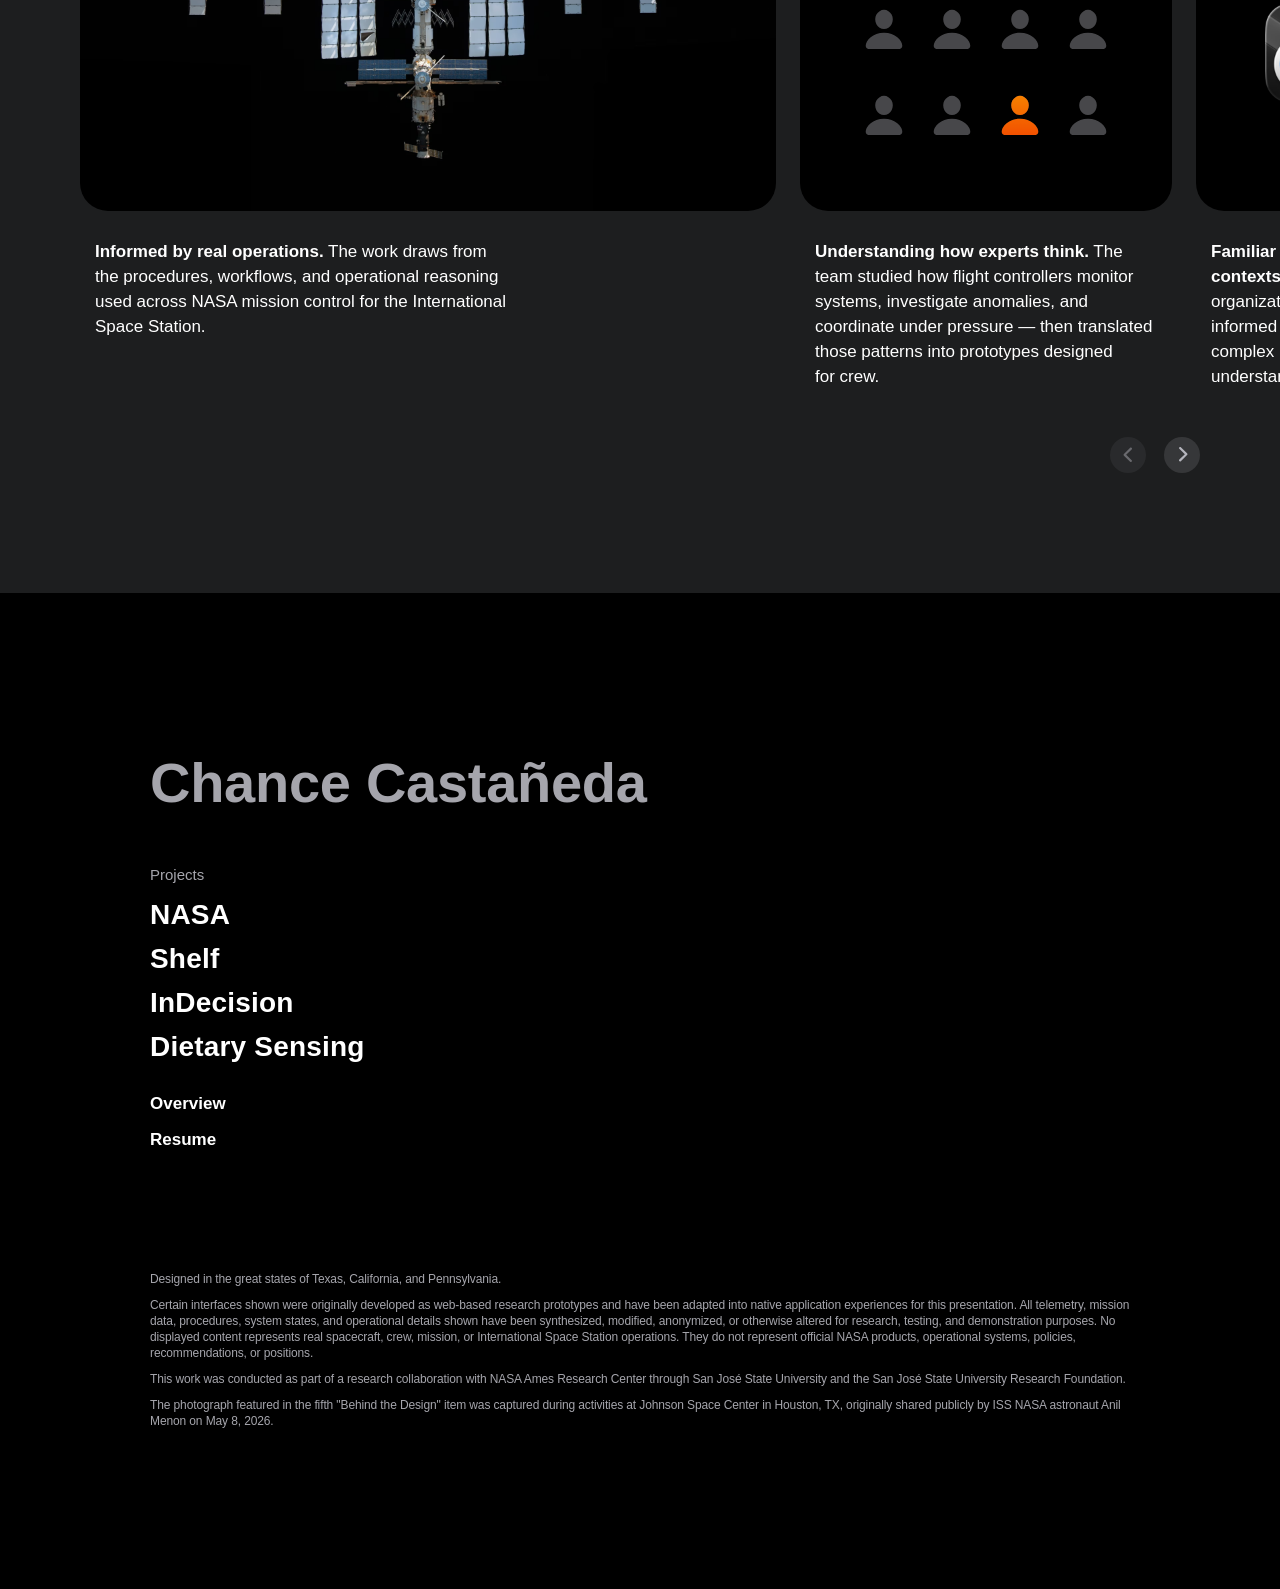
<file: nasa.html>
<!DOCTYPE html>
<html lang="en">
<head>
  <meta charset="UTF-8">
  <meta name="viewport" content="width=device-width, initial-scale=1.0">
  <title>NASA – Chance Castañeda</title>
  <link rel="icon" type="image/svg+xml" href="assets/images/Overview/icon.svg">

  <link rel="stylesheet" href="style.css">
  <link rel="preload" as="image" type="image/avif" href="assets/images/NASA/nasa-1.avif" fetchpriority="high">
  <link rel="preload" as="image" type="image/avif" href="assets/images/NASA/nasa-2.avif" fetchpriority="high">
  <link rel="preload" as="image" type="image/avif" href="assets/images/NASA/nasa-3.avif" fetchpriority="high">
  <link rel="preload" as="image" type="image/avif" href="assets/images/NASA/sa-1.avif">
  <link rel="preload" as="image" type="image/avif" href="assets/images/NASA/sa-4.avif">
  <link rel="preload" as="image" type="image/avif" href="assets/images/NASA/sa-2.avif">
  <link rel="preload" as="image" type="image/avif" href="assets/images/NASA/sa-3.avif">
</head>
<body class="theme-dark">
  <div class="mobile-pause">
    <div class="mobile-pause-content">
      <h1 class="headline">Be right back.</h1>
      <p class="body-copy">I'm making updates to this portfolio. Open on a larger device, or check back soon.</p>
      <a class="inline-link" href="resume.pdf" target="_blank" rel="noopener noreferrer">Resume <svg class="inline-icon" width="8" height="14" viewBox="0 0 8 14" fill="none" xmlns="http://www.w3.org/2000/svg" aria-hidden="true"><path d="M7.96143 6.70898C7.96143 6.88965 7.9248 7.05811 7.85156 7.21436C7.7832 7.36572 7.67334 7.51465 7.52197 7.66113L1.99219 13.0811C1.76758 13.3057 1.49414 13.418 1.17188 13.418C0.961914 13.418 0.766602 13.3643 0.585938 13.2568C0.405273 13.1543 0.26123 13.0151 0.153809 12.8394C0.0512695 12.6636 0 12.4683 0 12.2534C0 11.9312 0.124512 11.6431 0.373535 11.3892L5.2002 6.70166L0.373535 2.02148C0.124512 1.77734 0 1.4917 0 1.16455C0 0.949707 0.0512695 0.754395 0.153809 0.578613C0.26123 0.402832 0.405273 0.263672 0.585938 0.161133C0.766602 0.0537109 0.961914 0 1.17188 0C1.49414 0 1.76758 0.109863 1.99219 0.32959L7.52197 5.74951C7.67334 5.896 7.7832 6.04736 7.85156 6.20361C7.91992 6.35498 7.95654 6.52344 7.96143 6.70898Z" fill="#2997FF"/></svg></a>
    </div>
  </div>
  <main>
    <section class="section first-section nasa">
      <nav class="nav" aria-label="Primary">
        <a class="nav-link" href="index.html">Overview</a>
        <a class="nav-link is-selected" href="nasa.html" aria-current="page">NASA</a>
        <a class="nav-link" href="shelf.html">Shelf</a>
        <a class="nav-link" href="indecision.html">InDecision</a>
        <a class="nav-link" href="dietary-sensing.html">Dietary Sensing</a>
      </nav>

      <div class="view text-view text-center">
        <h3 class="eyebrow eyebrow-nasa" aria-label="NASA">
          <svg width="78" height="22" viewBox="0 0 78 22" fill="none" xmlns="http://www.w3.org/2000/svg" role="img" aria-hidden="true">
            <defs>
              <linearGradient id="nasa-eyebrow-gradient" x1="0" y1="11" x2="78" y2="11" gradientUnits="userSpaceOnUse">
                <stop stop-color="#F7F7F7"/>
                <stop offset="1" stop-color="#676767"/>
              </linearGradient>
            </defs>
            <path d="M13.9546 15.8823C14.1936 16.7865 14.5794 17.1362 15.2611 17.1362C15.9678 17.1362 16.3384 16.7116 16.3384 15.8823V0.485423H20.7655V15.8823C20.7655 18.0526 20.484 18.9929 19.3836 20.0936C18.5905 20.8869 17.1277 21.5 15.2807 21.5C13.7884 21.5 12.3605 21.0061 11.4499 20.0938C10.6516 19.2939 10.213 18.4723 9.52764 15.8821L6.81109 5.61771C6.57187 4.71346 6.18626 4.36396 5.50455 4.36396C4.79765 4.36396 4.42706 4.7884 4.42706 5.61771V21.0147H0V5.61771C0 3.44757 0.281697 2.50706 1.38209 1.40636C2.17485 0.613454 3.63779 0 5.48498 0C6.9772 0 8.4051 0.49407 9.31573 1.40621C10.1141 2.2061 10.5526 3.02768 11.238 5.61786L13.9546 15.8823Z" fill="url(#nasa-eyebrow-gradient)"/>
            <path d="M72.516 21.0147L67.4033 5.02049C67.3469 4.84392 67.2936 4.69404 67.2117 4.59408C67.0713 4.42312 66.8769 4.33331 66.6154 4.33331C66.354 4.33331 66.1597 4.42312 66.0191 4.59408C65.9373 4.69389 65.8839 4.84377 65.8277 5.02049L60.7151 21.0147H56.1389L61.7236 3.54298C62.0145 2.63281 62.4305 1.86008 62.9582 1.34523C63.864 0.462214 64.9313 0 66.6156 0C68.2998 0 69.3673 0.462214 70.2728 1.34508C70.8005 1.86008 71.2165 2.63266 71.5076 3.54283L77.0921 21.0146L72.516 21.0147Z" fill="url(#nasa-eyebrow-gradient)"/>
            <path d="M49.889 21.0147C52.7894 21.0147 54.2041 20.3985 55.3218 19.2871C56.5586 18.0576 57.1502 16.7124 57.1502 14.7039C57.1502 12.9292 56.5005 11.2855 55.5113 10.3019C54.218 9.01568 52.6115 8.61035 49.992 8.61035L46.323 8.61019C44.921 8.61019 44.3623 8.44075 43.9203 8.00645C43.6168 7.70852 43.4745 7.26542 43.4745 6.74314C43.4745 6.20325 43.6045 5.67005 43.9755 5.30583C44.3049 4.98257 44.7537 4.83421 45.6163 4.83421H56.2202V0.485423H46.4262C43.5257 0.485423 42.1112 1.10176 40.9934 2.21307C39.7567 3.44256 39.165 4.78764 39.165 6.79608C39.165 8.57106 39.8147 10.2147 40.8039 11.1981C42.0974 12.4843 43.7037 12.8898 46.3232 12.8898L49.9923 12.8901C51.3943 12.8901 51.953 13.0593 52.395 13.4937C52.6986 13.7918 52.8409 14.2347 52.8409 14.757C52.8409 15.2969 52.7109 15.8301 52.34 16.1943C52.0105 16.5176 51.5616 16.6659 50.6991 16.6659H39.7628L35.5683 3.54298C35.2773 2.63281 34.8614 1.86008 34.3337 1.34523C33.4279 0.462214 32.3606 0 30.6763 0C28.992 0 27.9245 0.462214 27.0192 1.34508C26.4913 1.86008 26.0755 2.63266 25.7846 3.54283L20.2 21.0146H24.776L29.8887 5.02034C29.9451 4.84377 29.9984 4.69389 30.0803 4.59392C30.2208 4.42296 30.4152 4.33316 30.6766 4.33316C30.938 4.33316 31.1323 4.42296 31.2729 4.59392C31.3548 4.69374 31.4081 4.84361 31.4643 5.02034L36.5771 21.0146L49.889 21.0147Z" fill="url(#nasa-eyebrow-gradient)"/>
          </svg>
        </h3>
        <h1 class="headline">The future of crew interaction in space.</h1>
      </div>

      <div class="project-hero nasa-hero" aria-hidden="true">
        <div class="nasa-hero-stack">
          <img class="nasa-hero-image nasa-hero-image-1" src="assets/images/NASA/nasa-1.avif" alt="">
          <img class="nasa-hero-image nasa-hero-image-2" src="assets/images/NASA/nasa-2.avif" alt="">
          <img class="nasa-hero-image nasa-hero-image-3" src="assets/images/NASA/nasa-3.avif" alt="">
        </div>
      </div>
    </section>

    <section class="section nasa-eio-section">
      <div class="view text-view text-center">
        <p class="eyebrow">When Earth Is Out of Reach</p>
        <h2 class="headline nasa-gradient">Crew must think, decide, and act—on their own.</h2>
      </div>
      <div class="split-view">
        <img class="split-image" src="assets/images/NASA/nasa-3.avif" alt="">
        <div class="split-stack">
          <div class="body-group">
            <p class="body-copy">As human spaceflight moves beyond low-Earth orbit, communication delays and blackouts make real-time ground support impossible, requiring crews to manage complex, unanticipated situations independently.</p>
            <p class="body-copy">In response, NASA's Distributed Collaborative Systems effort is developing integrated onboard systems that bring monitoring, reasoning, and action directly to the crew—shifting problem-solving from Earth to the spacecraft. Early progress focuses on proving that these technologies can reduce risk and enable confident, timely decisions when it matters most.</p>
          </div>
          <a class="inline-link" href="https://www.nasa.gov/human-systems-integration-division/human-computer-interaction/earth-independent-operations/" target="_blank" rel="noopener noreferrer">Learn more about the Distributed Collaborative Systems (DCS) <span class="no-break">Laboratory <svg class="inline-icon" width="8" height="14" viewBox="0 0 8 14" fill="none" xmlns="http://www.w3.org/2000/svg" aria-hidden="true"><path d="M7.96143 6.70898C7.96143 6.88965 7.9248 7.05811 7.85156 7.21436C7.7832 7.36572 7.67334 7.51465 7.52197 7.66113L1.99219 13.0811C1.76758 13.3057 1.49414 13.418 1.17188 13.418C0.961914 13.418 0.766602 13.3643 0.585938 13.2568C0.405273 13.1543 0.26123 13.0151 0.153809 12.8394C0.0512695 12.6636 0 12.4683 0 12.2534C0 11.9312 0.124512 11.6431 0.373535 11.3892L5.2002 6.70166L0.373535 2.02148C0.124512 1.77734 0 1.4917 0 1.16455C0 0.949707 0.0512695 0.754395 0.153809 0.578613C0.26123 0.402832 0.405273 0.263672 0.585938 0.161133C0.766602 0.0537109 0.961914 0 1.17188 0C1.49414 0 1.76758 0.109863 1.99219 0.32959L7.52197 5.74951C7.67334 5.896 7.7832 6.04736 7.85156 6.20361C7.91992 6.35498 7.95654 6.52344 7.96143 6.70898Z" fill="#2997FF"/></svg></span></a>
        </div>
      </div>
    </section>

    <section class="section nasa-sa-section">
      <div class="intro-split">
        <h2 class="headline nasa-gradient">See the<br>whole picture.</h2>
        <p class="body-copy">See what's happening now, what's changed, and what deserves attention — without needing to hunt across dozens of tools or rely on years of experience to connect the dots.</p>
      </div>

      <div class="image-viewer">
        <div class="image-frame nasa-sa-frame">
          <div class="image-frame-img nasa-sa-base" style="background-image: url('assets/images/NASA/sa-1.avif');"></div>
          <div class="image-frame-img nasa-sa-transition" aria-hidden="true"></div>
        </div>

        <div class="segmented-control">
          <div class="segmented-track">
            <div class="segmented-indicator" aria-hidden="true"></div>
            <button class="segmented-button is-selected"
              data-image="assets/images/NASA/sa-1.avif"
              data-caption="One view surfaces system status, ongoing activity, and emerging issues without losing the bigger picture.">Overview</button>
            <button class="segmented-button"
              data-image="assets/images/NASA/sa-4.avif"
              data-caption="Detailed system views surface status, impacts, and key performance indicators at a glance.">System</button>
            <button class="segmented-button"
              data-image="assets/images/NASA/sa-2.avif"
              data-caption="Keep an eye on critical resources, including power, water, oxygen, thermal capacity, and reserve margins.">Vitals</button>
            <button class="segmented-button"
              data-image="assets/images/NASA/sa-3.avif"
              data-caption="Automated activities are structured to remain understandable, navigable, and within reach.">Automation</button>
          </div>
        </div>

        <p class="viewer-caption">One view surfaces system status, ongoing activity, and emerging issues without losing the bigger picture.</p>
      </div>
    </section>

    <section class="section nasa-gallery-copy-section">
      <div class="intro-split">
        <h2 class="headline nasa-gradient">Instant access.</h2>
        <p class="body-copy">Categories like Power, Life Support, and Communication are at the top of the Overview tab, giving you instant access to systems and their status.</p>
      </div>
    </section>

    <section class="section nasa-gallery-section">
      <img class="nasa-gallery-image" src="assets/images/NASA/gallery.avif" alt="">
    </section>

    <section class="section nasa-anomaly-section">
      <div class="anomaly-split">
        <div class="anomaly-image-group" aria-hidden="true">
          <img class="anomaly-img anomaly-img-1" src="assets/images/NASA/ar-1.avif" alt="">
          <img class="anomaly-img anomaly-img-2" src="assets/images/NASA/ar-2.avif" alt="">
          <img class="anomaly-img anomaly-img-3" src="assets/images/NASA/ar-3.avif" alt="">
        </div>
        <div class="anomaly-text-stack">
          <p class="eyebrow">Anomaly Response</p>
          <h2 class="headline nasa-gradient">A real lifeline.</h2>
          <p class="body-copy">The real challenge isn't simply detecting a problem. It's understanding what changed, what caused it, and how urgently it matters. These interfaces bring together impacts, evidence, possible causes, and procedures into a connected operational workflow designed to support onboard problem solving.</p>
        </div>
      </div>
    </section>

    <section class="section nasa-anomaly-gallery-section">
      <div class="gallery anomaly-gallery" aria-label="Anomaly response gallery">
        <div class="scroll-container" tabindex="-1">
          <ul class="item-container anomaly-item-container" role="list">
            <li class="gallery-item anomaly-item anomaly-item-medium" role="listitem">
              <div class="anomaly-card">
                <img class="anomaly-card-img" src="assets/images/NASA/ar-1.avif" alt="">
              </div>
              <p class="anomaly-caption"><span>Establish context quickly.</span> Understand the current state of the anomaly, including impacts, system status, and what requires attention now.</p>
            </li>
            <li class="gallery-item anomaly-item anomaly-item-medium" role="listitem">
              <div class="anomaly-card">
                <img class="anomaly-card-img" src="assets/images/NASA/ar-4.avif" alt="">
              </div>
              <p class="anomaly-caption"><span>Urgency at a glance.</span> Understand how long the vehicle can safely operate before conditions worsen or capabilities are affected.</p>
            </li>
            <li class="gallery-item anomaly-item anomaly-item-large" role="listitem">
              <div class="anomaly-card">
                <img class="anomaly-card-img" src="assets/images/NASA/ar-5.avif" alt="">
              </div>
              <p class="anomaly-caption"><span>Follow the evidence.</span> Review the observable signals forming the anomaly's signature, including telemetry shifts, advisories, and changing system behavior.</p>
            </li>
            <li class="gallery-item anomaly-item anomaly-item-small" role="listitem">
              <div class="anomaly-card">
                <img class="anomaly-card-img" src="assets/images/NASA/ar-6.avif" alt="">
              </div>
              <p class="anomaly-caption"><span>See what may be connected.</span> Identify system conditions, operational context, and historical patterns that may help explain the anomaly or influence its progression.</p>
            </li>
            <li class="gallery-item anomaly-item anomaly-item-medium" role="listitem">
              <div class="anomaly-card">
                <img class="anomaly-card-img" src="assets/images/NASA/ar-7.avif" alt="">
              </div>
              <p class="anomaly-caption"><span>Explore plausible explanations.</span> Explore plausible causes derived from available evidence. New information may strengthen, weaken, or rule out explanations over time.</p>
            </li>
            <li class="gallery-item anomaly-item anomaly-item-medium" role="listitem">
              <div class="anomaly-card">
                <img class="anomaly-card-img" src="assets/images/NASA/ar-8.avif" alt="">
              </div>
              <p class="anomaly-caption"><span>Evidence. Causes. Action.</span> Relevant procedures and response pathways help crews verify, mitigate, or resolve known causes.</p>
            </li>
          </ul>
        </div>
        <div class="gallery-controls" aria-label="Anomaly gallery controls">
          <button class="gallery-button gallery-button-previous" type="button" aria-label="Previous anomaly item" disabled>
            <svg width="9" height="15" viewBox="0 0 9 15" fill="none" xmlns="http://www.w3.org/2000/svg" aria-hidden="true">
              <path d="M8.4353 7.23486C8.4353 7.396 8.40308 7.54907 8.33862 7.69409C8.27954 7.83374 8.18286 7.96802 8.04858 8.09692L1.85303 14.1636C1.64355 14.3677 1.38843 14.4697 1.08765 14.4697C0.894287 14.4697 0.714355 14.4214 0.547852 14.3247C0.381348 14.228 0.24707 14.0991 0.14502 13.938C0.0483398 13.7769 0 13.5942 0 13.3901C0 13.0947 0.112793 12.8315 0.338379 12.6006L5.85718 7.23486L0.338379 1.86914C0.112793 1.64355 0 1.38037 0 1.07959C0 0.880859 0.0483398 0.700928 0.14502 0.539795C0.24707 0.373291 0.381348 0.241699 0.547852 0.14502C0.714355 0.0483398 0.894287 0 1.08765 0C1.38843 0 1.64355 0.102051 1.85303 0.306152L8.04858 6.3728C8.17749 6.50171 8.27417 6.63599 8.33862 6.77563C8.40308 6.91528 8.4353 7.06836 8.4353 7.23486Z" fill="currentColor"/>
            </svg>
          </button>
          <button class="gallery-button gallery-button-next" type="button" aria-label="Next anomaly item">
            <svg width="9" height="15" viewBox="0 0 9 15" fill="none" xmlns="http://www.w3.org/2000/svg" aria-hidden="true">
              <path d="M8.4353 7.23486C8.4353 7.396 8.40308 7.54907 8.33862 7.69409C8.27954 7.83374 8.18286 7.96802 8.04858 8.09692L1.85303 14.1636C1.64355 14.3677 1.38843 14.4697 1.08765 14.4697C0.894287 14.4697 0.714355 14.4214 0.547852 14.3247C0.381348 14.228 0.24707 14.0991 0.14502 13.938C0.0483398 13.7769 0 13.5942 0 13.3901C0 13.0947 0.112793 12.8315 0.338379 12.6006L5.85718 7.23486L0.338379 1.86914C0.112793 1.64355 0 1.38037 0 1.07959C0 0.880859 0.0483398 0.700928 0.14502 0.539795C0.24707 0.373291 0.381348 0.241699 0.547852 0.14502C0.714355 0.0483398 0.894287 0 1.08765 0C1.38843 0 1.64355 0.102051 1.85303 0.306152L8.04858 6.3728C8.17749 6.50171 8.27417 6.63599 8.33862 6.77563C8.40308 6.91528 8.4353 7.06836 8.4353 7.23486Z" fill="currentColor"/>
            </svg>
          </button>
        </div>
      </div>
    </section>

    <section class="section nasa-btd-section">
      <div class="nasa-btd-copy">
        <h2 class="headline">Behind the Design.</h2>
      </div>

      <div class="gallery poster-gallery nasa-btd-gallery" aria-label="Behind the design gallery">
        <div class="scroll-container" tabindex="-1">
          <ul class="item-container" role="list">
            <li class="gallery-item poster-item poster-item-medium" role="listitem">
              <div class="poster-card" style="background-image: url('assets/images/NASA/btd-1.avif');"></div>
              <p class="poster-caption"><span>Informed by real operations.</span> The work draws from the procedures, workflows, and operational reasoning used across NASA mission control for the International Space Station.</p>
            </li>
            <li class="gallery-item poster-item poster-item-small" role="listitem">
              <div class="poster-card">
                <img class="poster-card-img" src="assets/images/NASA/btd-2.svg" width="250" height="310" alt="" aria-hidden="true">
              </div>
              <p class="poster-caption"><span>Understanding how experts think.</span> The team studied how flight controllers monitor systems, investigate anomalies, and coordinate under pressure — then translated those patterns into prototypes designed for crew.</p>
            </li>
            <li class="gallery-item poster-item poster-item-small" role="listitem">
              <div class="poster-card">
                <img class="poster-card-img" src="assets/images/NASA/btd-3.avif" width="234" height="234" alt="" aria-hidden="true">
              </div>
              <p class="poster-caption"><span>Familiar patterns. New operational contexts.</span> Navigation structures, system organization, and interaction behaviors were informed by products designed to make complex information feel approachable and understandable to a broad audience.</p>
            </li>
            <li class="gallery-item poster-item poster-item-small" role="listitem">
              <div class="poster-card">
                <img class="poster-card-img" src="assets/images/NASA/btd-4.svg" width="190" height="192" alt="" aria-hidden="true">
              </div>
              <p class="poster-caption"><span>Scenario-driven design.</span> Complex mission situations were recreated, iterated on, and evaluated through rapid prototypes, collaborative reviews, and operational walkthroughs.</p>
            </li>
            <li class="gallery-item poster-item poster-item-medium" role="listitem">
              <div class="poster-card" style="background-image: url('assets/images/NASA/btd-5.avif');"></div>
              <p class="poster-caption"><span>Built alongside mission operations.</span> Flight controllers, astronauts, researchers, and engineers helped shape the interface through ongoing reviews, walkthroughs, and operational feedback.</p>
            </li>
          </ul>
        </div>

        <div class="gallery-controls" aria-label="Behind the design gallery controls">
          <button class="gallery-button gallery-button-previous" type="button" aria-label="Previous item" disabled>
            <svg width="9" height="15" viewBox="0 0 9 15" fill="none" xmlns="http://www.w3.org/2000/svg" aria-hidden="true">
              <path d="M8.4353 7.23486C8.4353 7.396 8.40308 7.54907 8.33862 7.69409C8.27954 7.83374 8.18286 7.96802 8.04858 8.09692L1.85303 14.1636C1.64355 14.3677 1.38843 14.4697 1.08765 14.4697C0.894287 14.4697 0.714355 14.4214 0.547852 14.3247C0.381348 14.228 0.24707 14.0991 0.14502 13.938C0.0483398 13.7769 0 13.5942 0 13.3901C0 13.0947 0.112793 12.8315 0.338379 12.6006L5.85718 7.23486L0.338379 1.86914C0.112793 1.64355 0 1.38037 0 1.07959C0 0.880859 0.0483398 0.700928 0.14502 0.539795C0.24707 0.373291 0.381348 0.241699 0.547852 0.14502C0.714355 0.0483398 0.894287 0 1.08765 0C1.38843 0 1.64355 0.102051 1.85303 0.306152L8.04858 6.3728C8.17749 6.50171 8.27417 6.63599 8.33862 6.77563C8.40308 6.91528 8.4353 7.06836 8.4353 7.23486Z" fill="currentColor"/>
            </svg>
          </button>
          <button class="gallery-button gallery-button-next" type="button" aria-label="Next item">
            <svg width="9" height="15" viewBox="0 0 9 15" fill="none" xmlns="http://www.w3.org/2000/svg" aria-hidden="true">
              <path d="M8.4353 7.23486C8.4353 7.396 8.40308 7.54907 8.33862 7.69409C8.27954 7.83374 8.18286 7.96802 8.04858 8.09692L1.85303 14.1636C1.64355 14.3677 1.38843 14.4697 1.08765 14.4697C0.894287 14.4697 0.714355 14.4214 0.547852 14.3247C0.381348 14.228 0.24707 14.0991 0.14502 13.938C0.0483398 13.7769 0 13.5942 0 13.3901C0 13.0947 0.112793 12.8315 0.338379 12.6006L5.85718 7.23486L0.338379 1.86914C0.112793 1.64355 0 1.38037 0 1.07959C0 0.880859 0.0483398 0.700928 0.14502 0.539795C0.24707 0.373291 0.381348 0.241699 0.547852 0.14502C0.714355 0.0483398 0.894287 0 1.08765 0C1.38843 0 1.64355 0.102051 1.85303 0.306152L8.04858 6.3728C8.17749 6.50171 8.27417 6.63599 8.33862 6.77563C8.40308 6.91528 8.4353 7.06836 8.4353 7.23486Z" fill="currentColor"/>
            </svg>
          </button>
        </div>
      </div>
    </section>

    <footer class="section footer-section">
      <div class="footer-view">
        <a class="footer-name" href="index.html">Chance Castañeda</a>
        <div class="footer-links-group">
          <div class="footer-projects-group">
            <p class="footer-projects-label">Projects</p>
            <div class="footer-project-links">
              <a class="footer-project-link" href="nasa.html">NASA</a>
              <a class="footer-project-link" href="shelf.html">Shelf</a>
              <a class="footer-project-link" href="indecision.html">InDecision</a>
              <a class="footer-project-link" href="dietary-sensing.html">Dietary Sensing</a>
            </div>
          </div>
          <div class="footer-overview-group">
            <a class="footer-overview-link" href="index.html">Overview</a>
            <a class="footer-overview-link" href="resume.pdf" target="_blank" rel="noopener noreferrer">Resume</a>
          </div>
        </div>
      </div>
      <div class="footer-footnote">
        <p class="footer-footnote-text">Designed in the great states of Texas, California, and Pennsylvania.</p>
        <p class="footer-footnote-text">Certain interfaces shown were originally developed as web-based research prototypes and have been adapted into native application experiences for this presentation. All telemetry, mission data, procedures, system states, and operational details shown have been synthesized, modified, anonymized, or otherwise altered for research, testing, and demonstration purposes. No displayed content represents real spacecraft, crew, mission, or International Space Station operations. They do not represent official NASA products, operational systems, policies, recommendations, or positions.</p>
        <p class="footer-footnote-text">This work was conducted as part of a research collaboration with NASA Ames Research Center through San José State University and the San José State University Research Foundation.</p>
        <p class="footer-footnote-text">The photograph featured in the fifth "Behind the Design" item was captured during activities at Johnson Space Center in Houston, TX, originally shared publicly by ISS NASA astronaut Anil Menon on May 8, 2026.</p>
      </div>
    </footer>
  </main>

  <script src="script.js"></script>
</body>
</html>
</file>
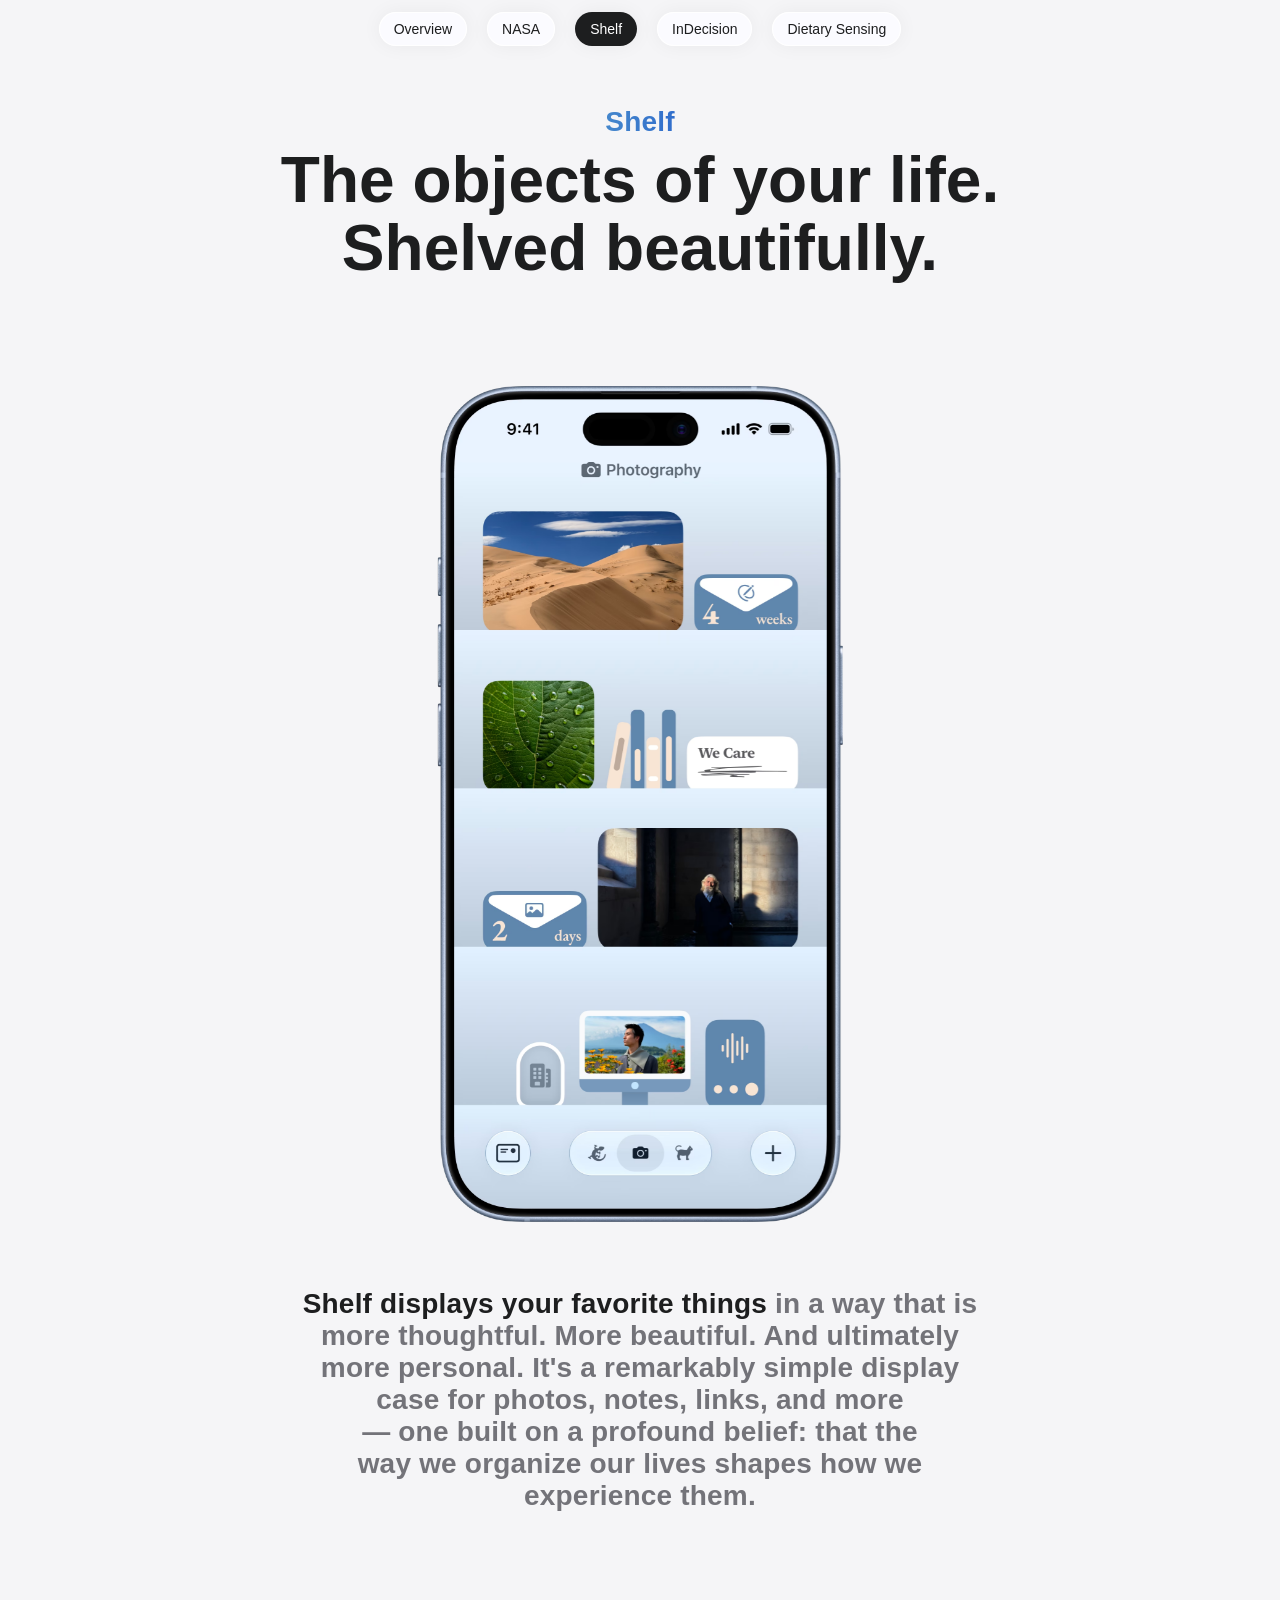
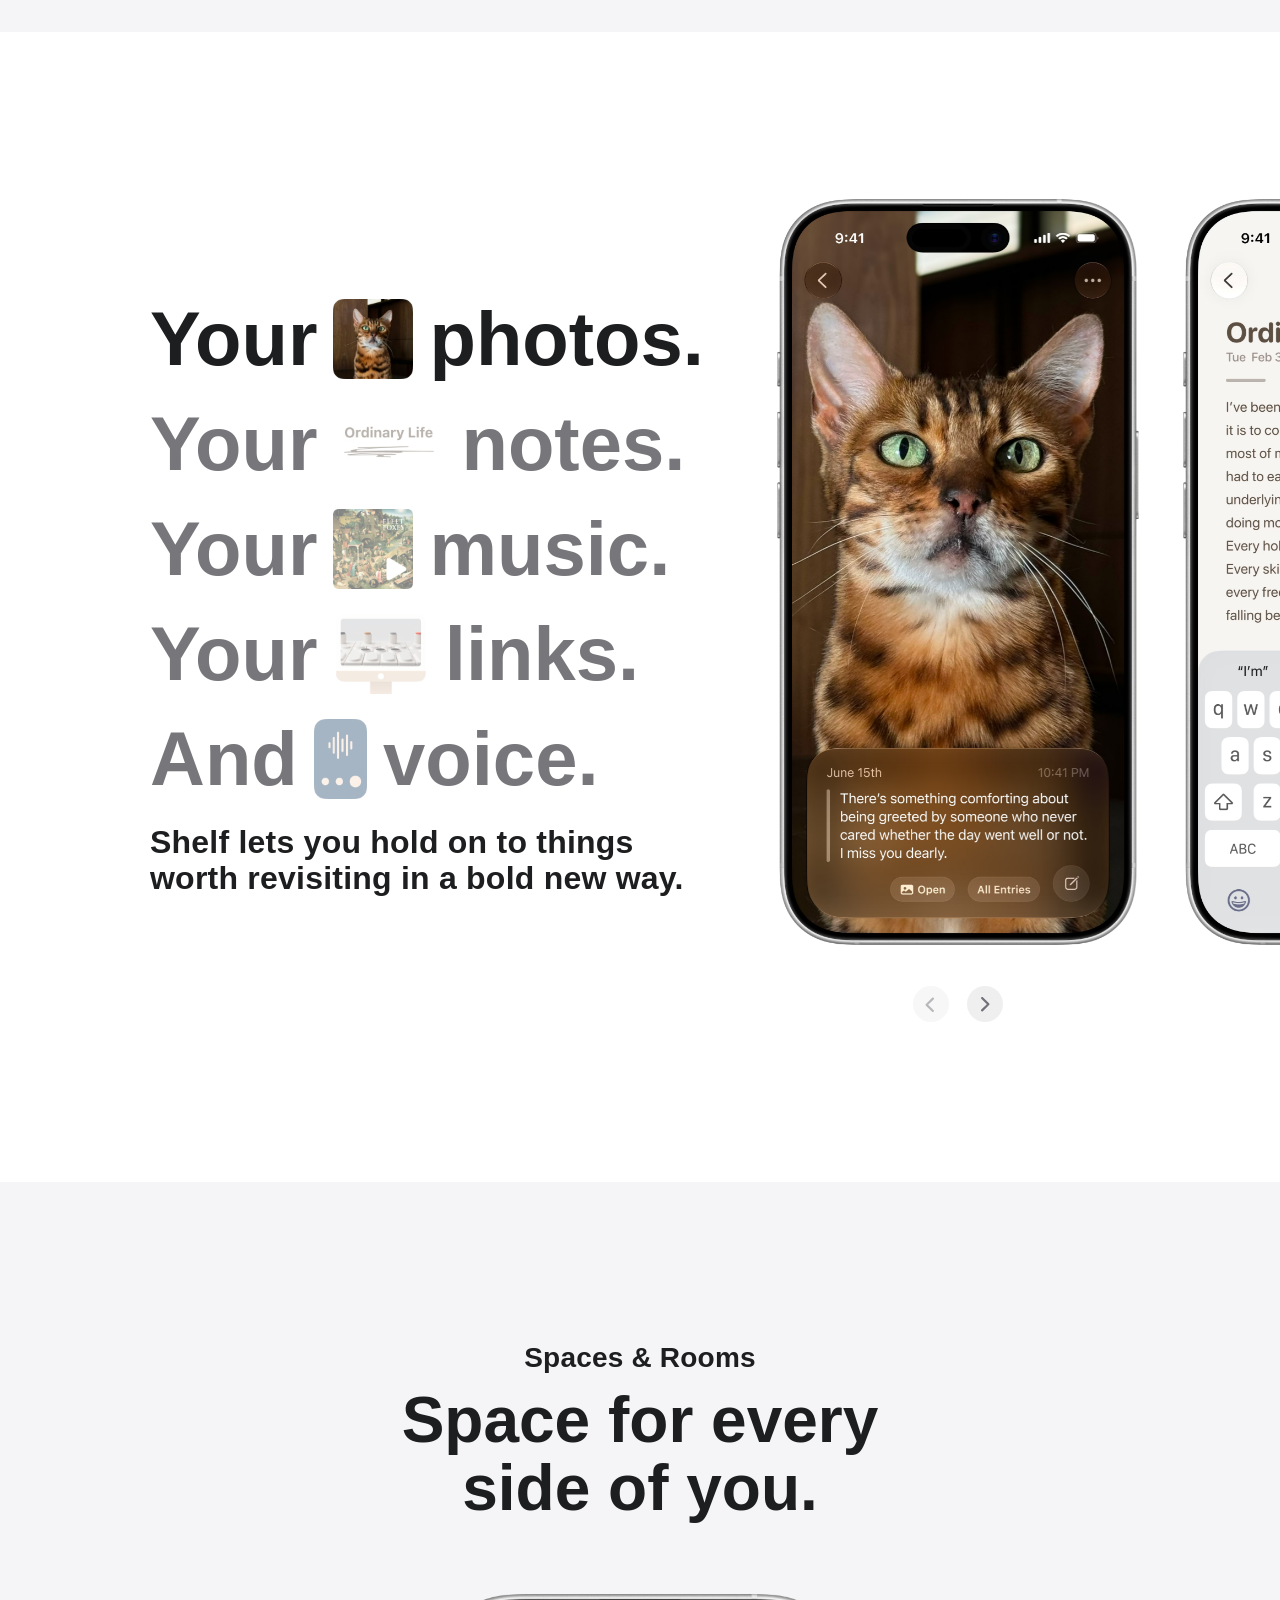
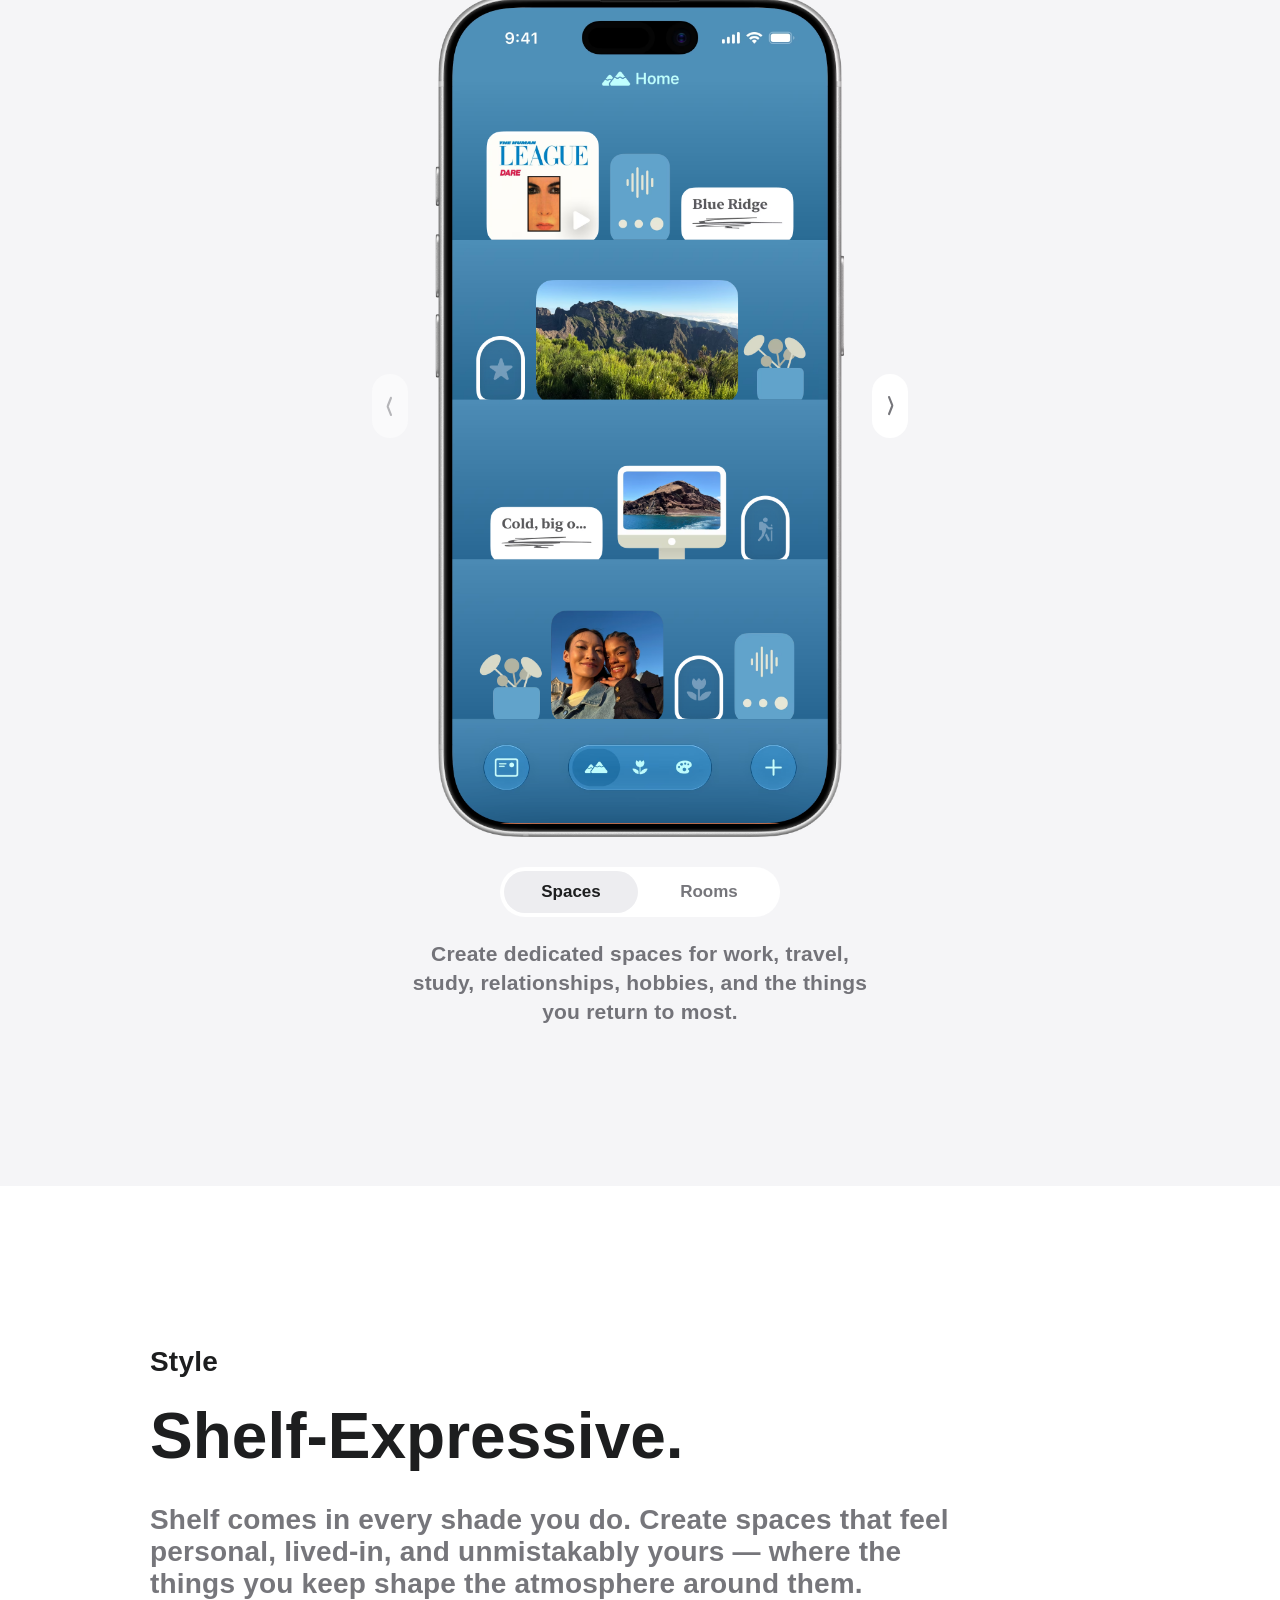
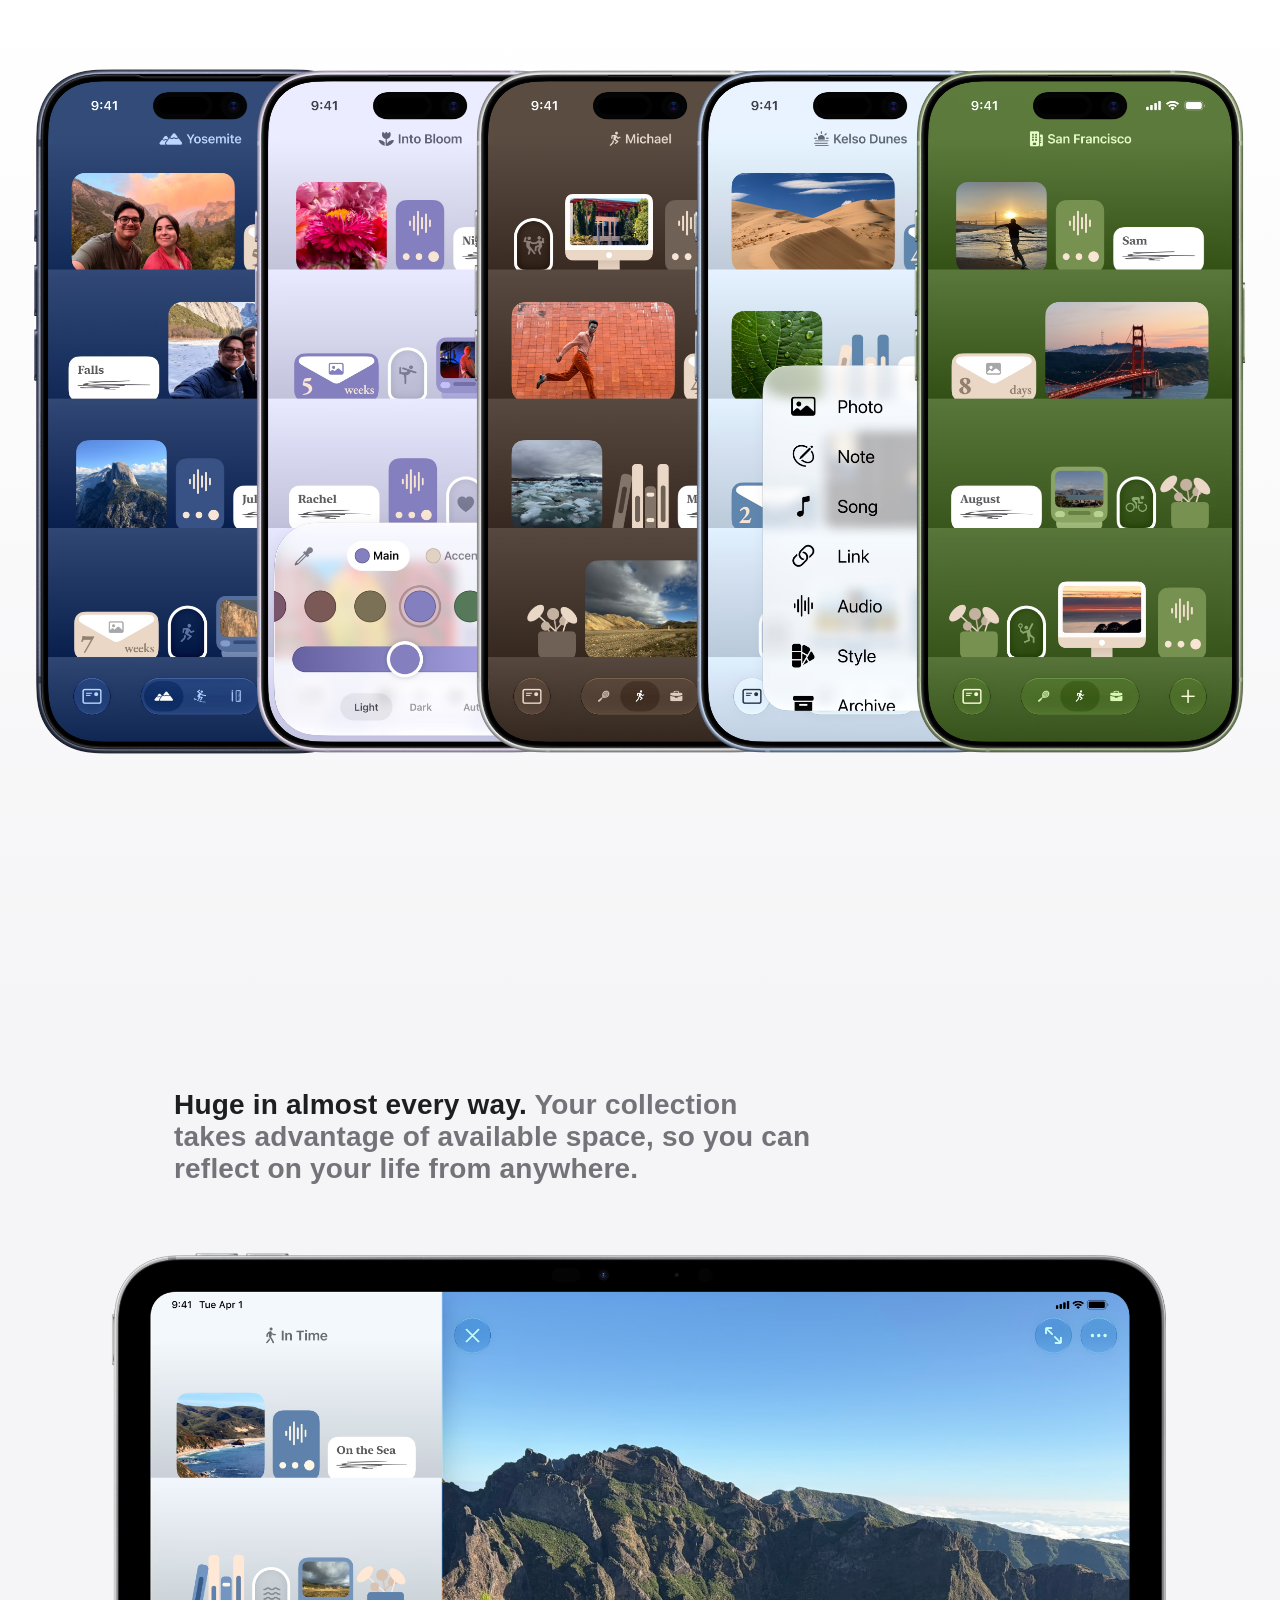
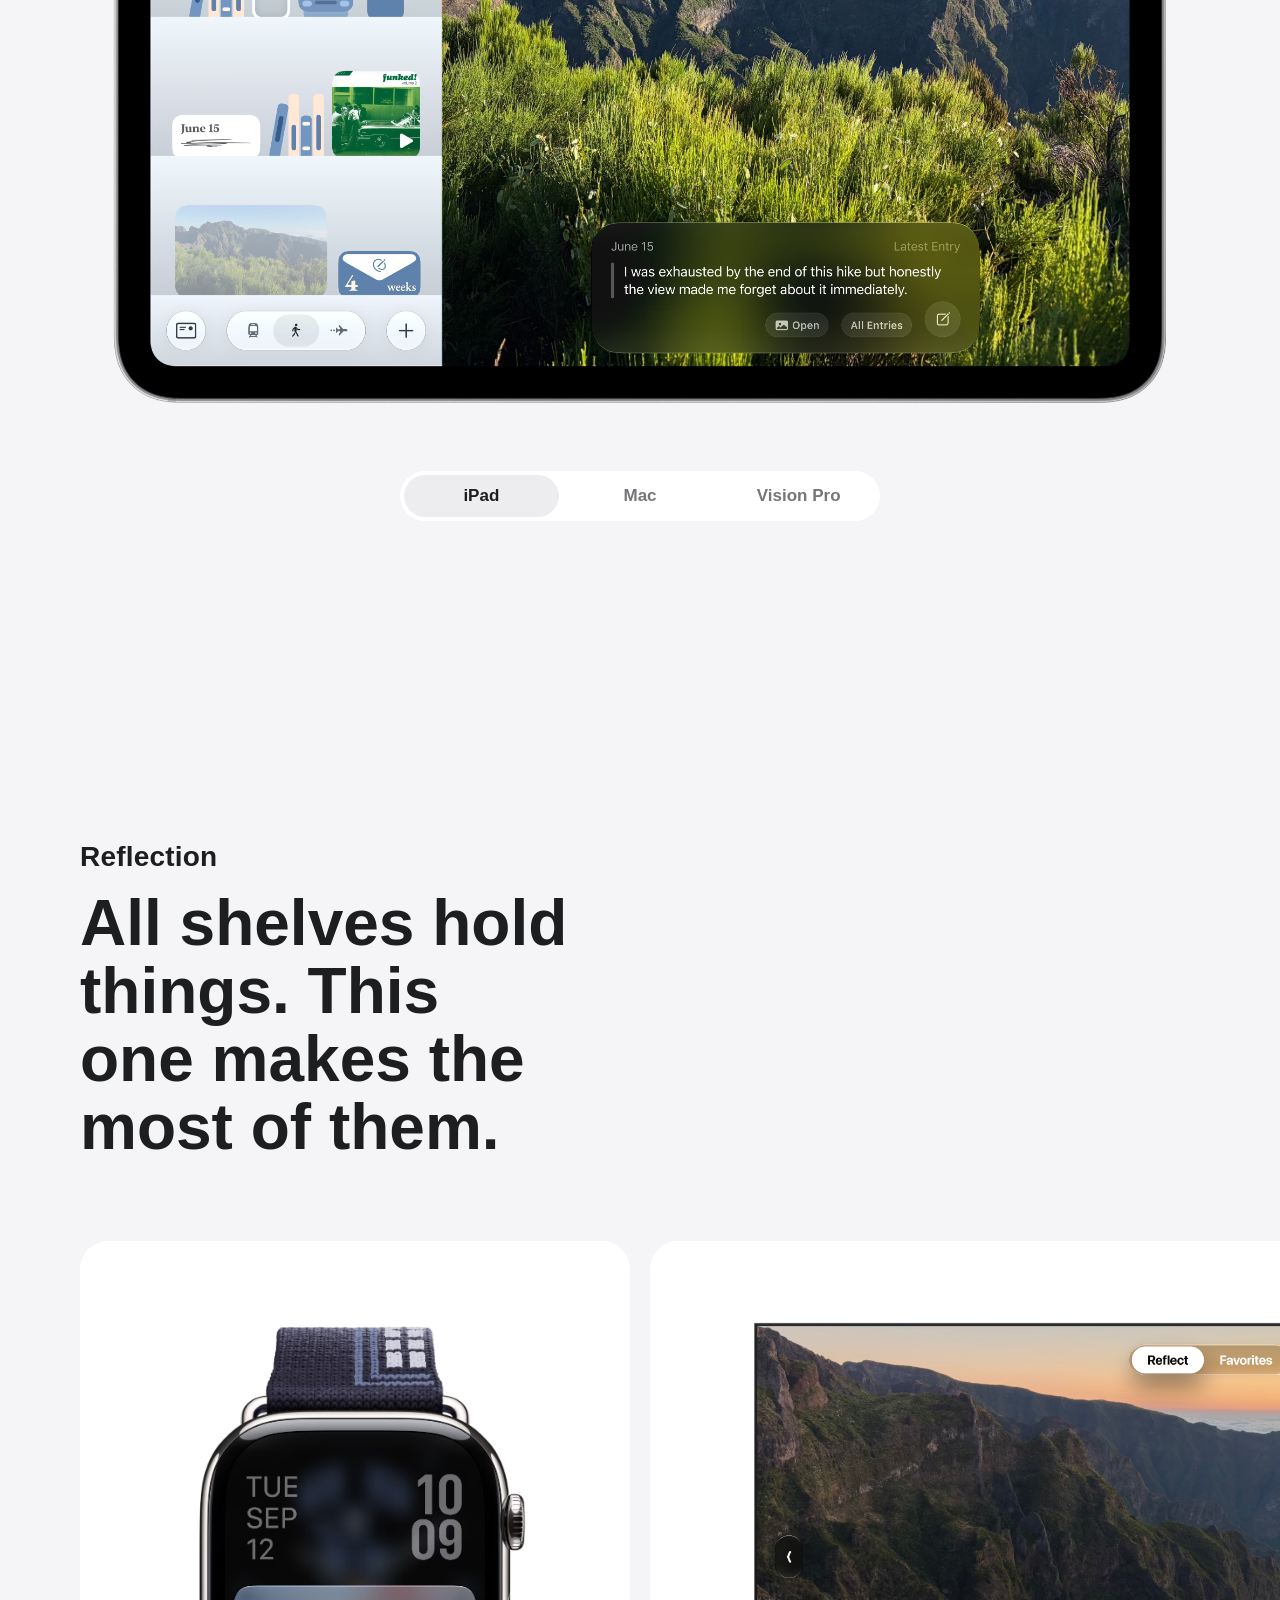
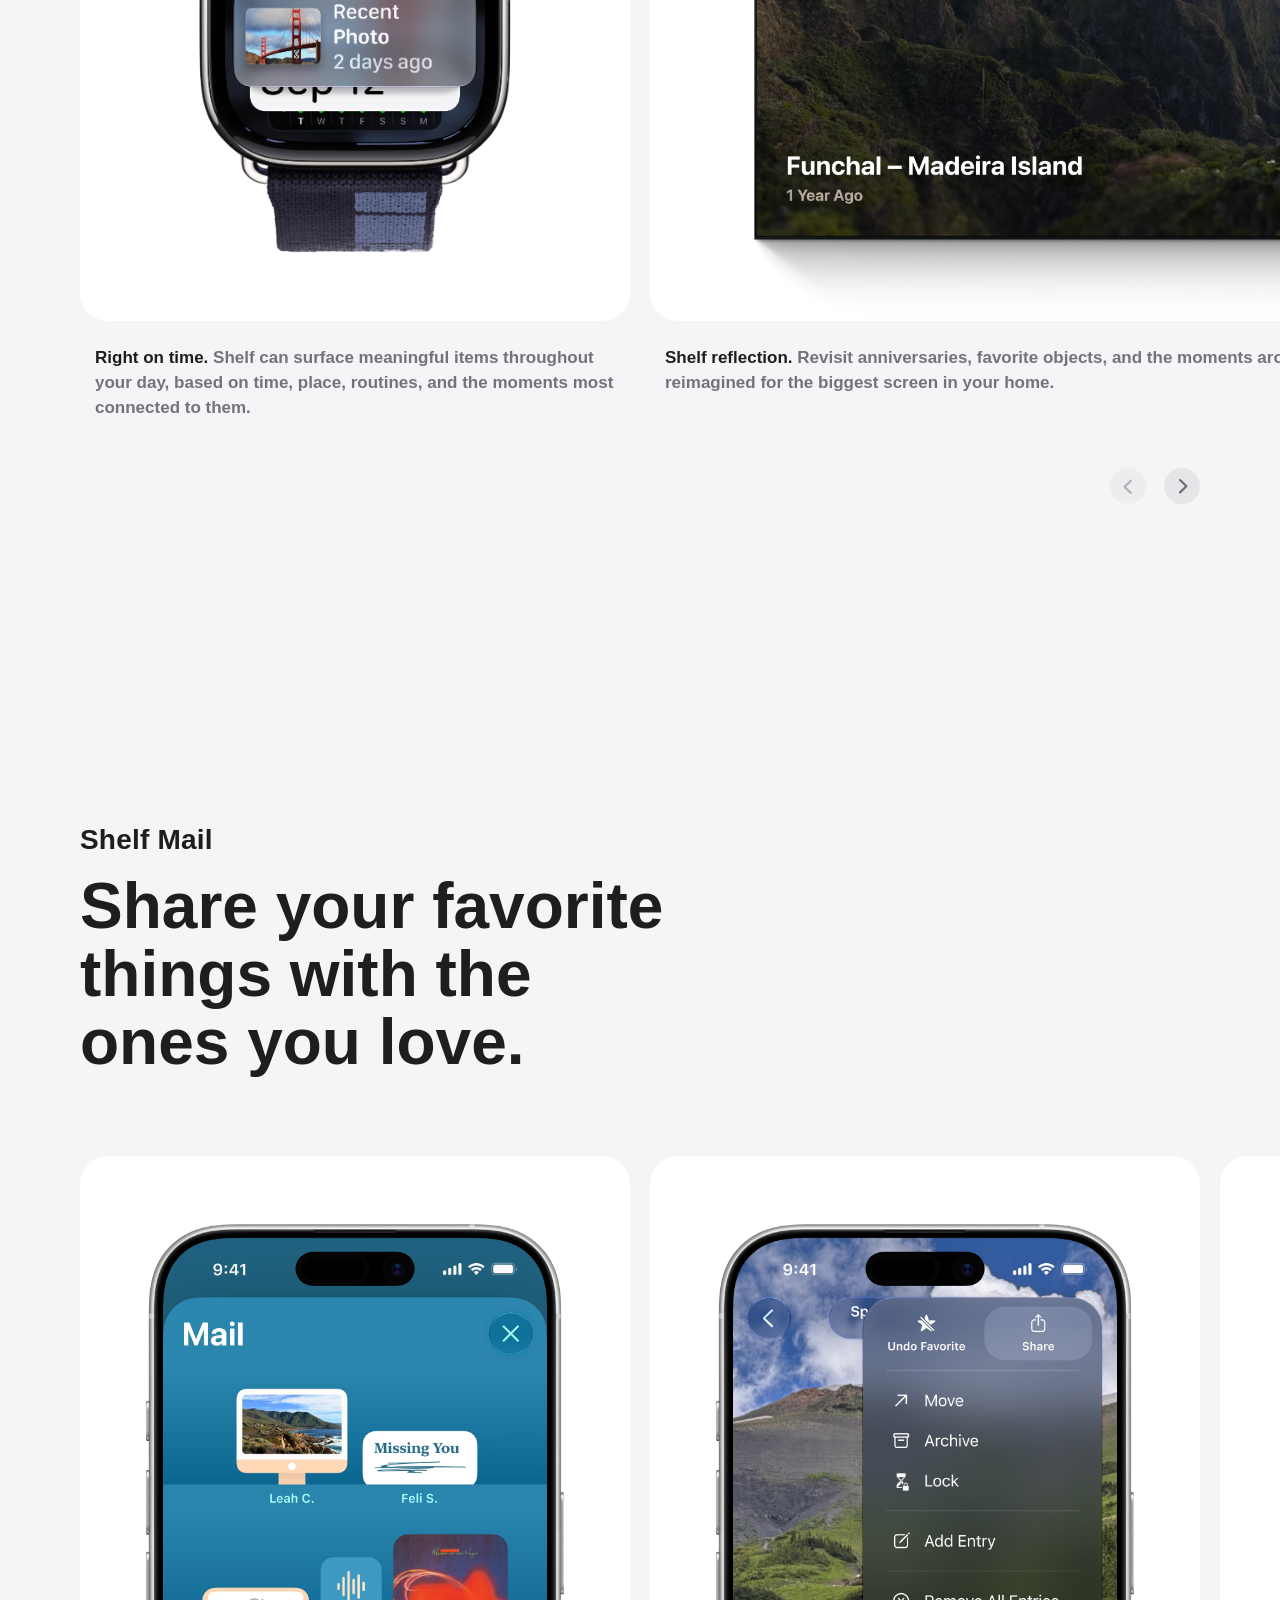
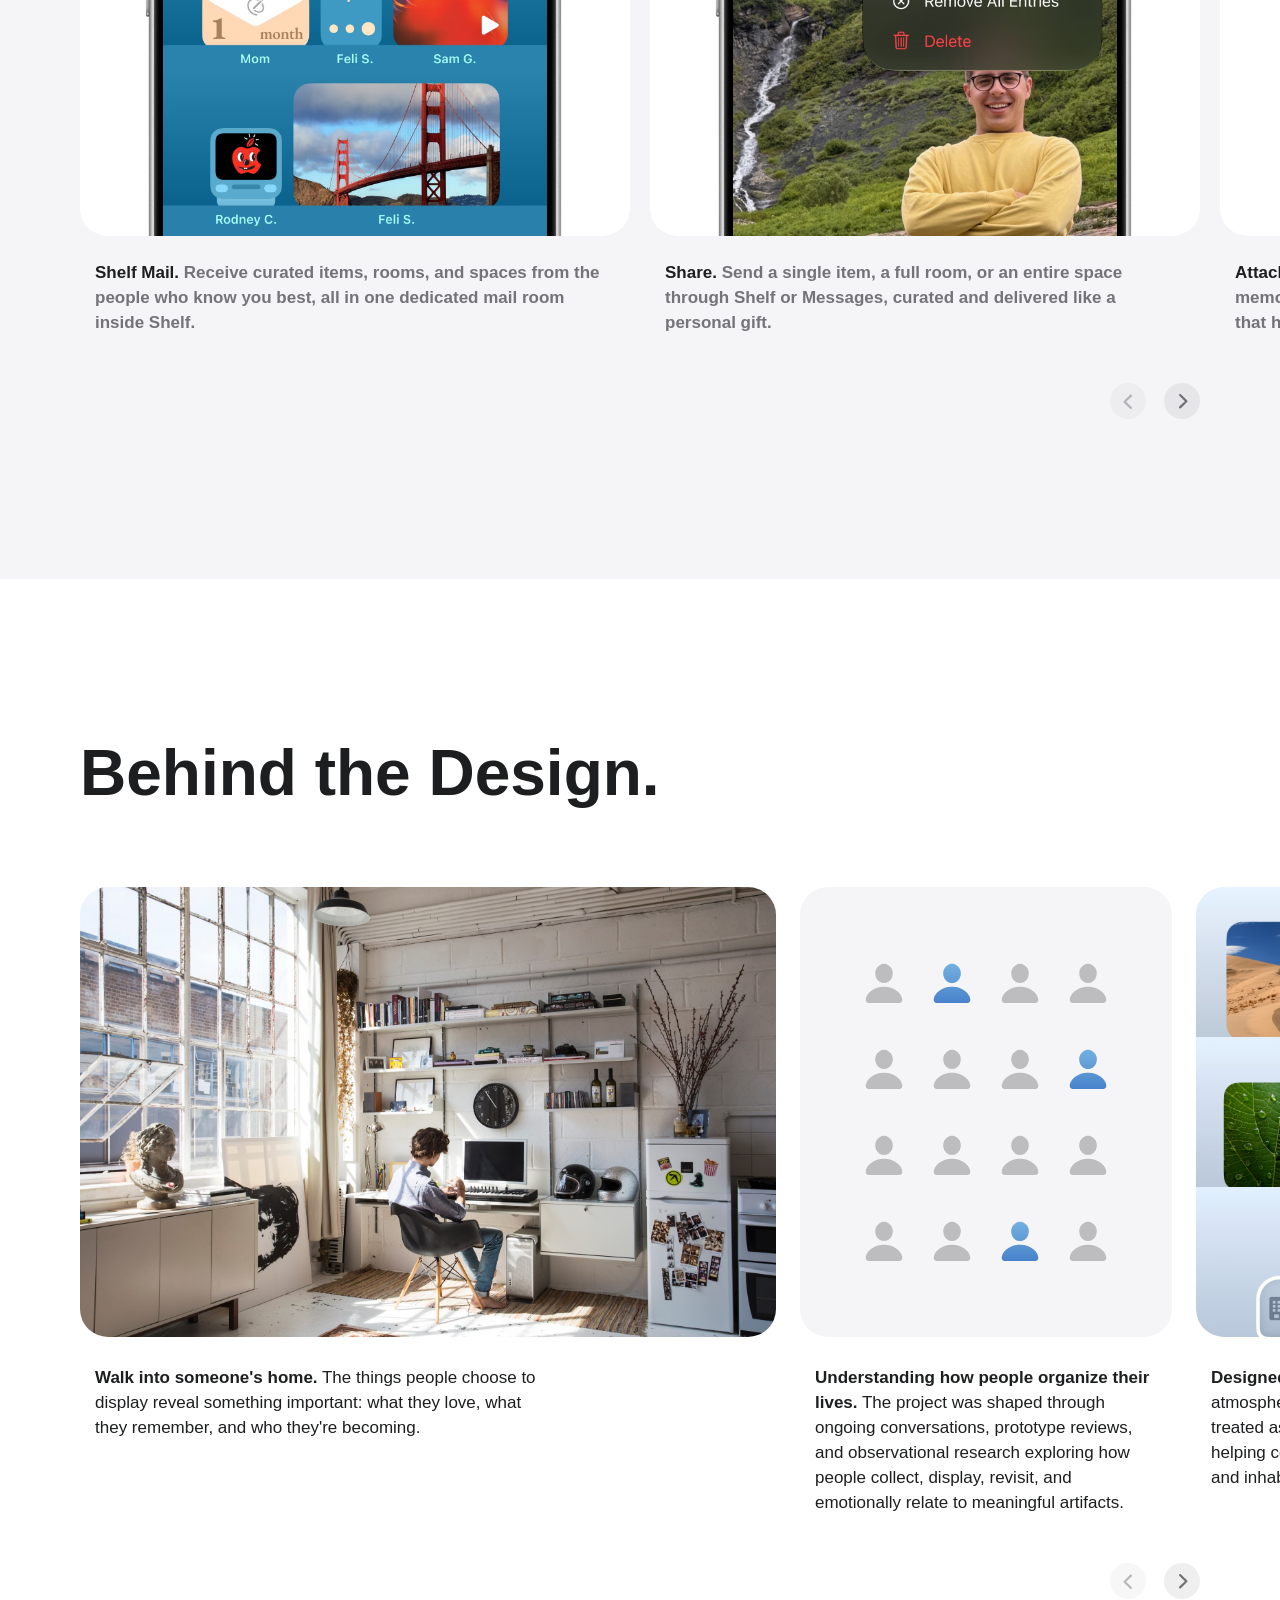
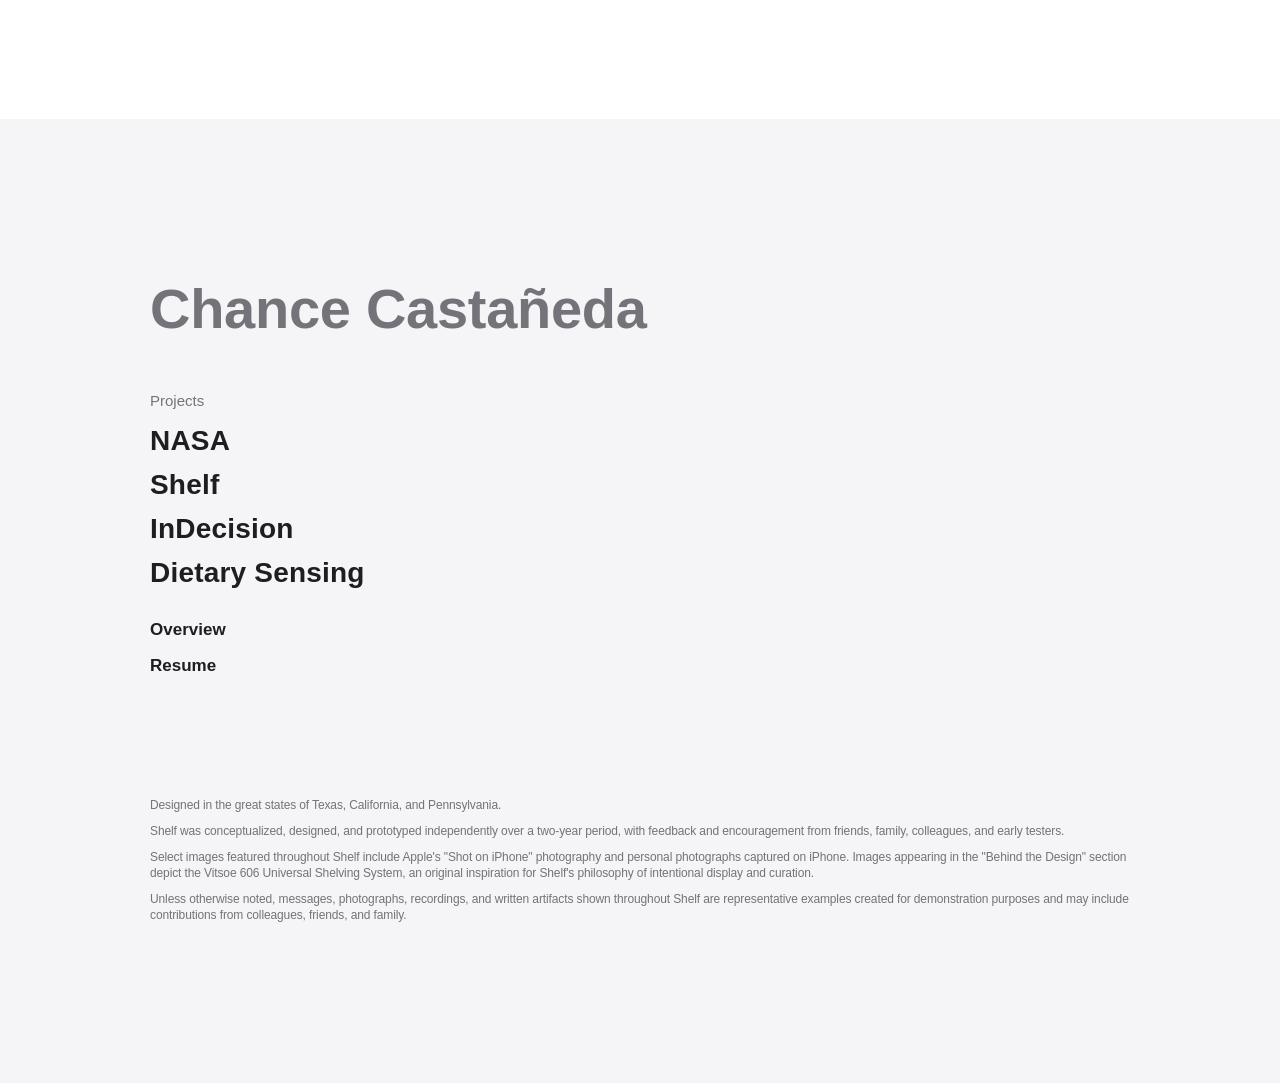
<file: shelf.html>
<!DOCTYPE html>
<html lang="en">
<head>
  <meta charset="UTF-8">
  <meta name="viewport" content="width=device-width, initial-scale=1.0">
  <title>Shelf – Chance Castañeda</title>
  <link rel="icon" type="image/svg+xml" href="assets/images/Overview/icon.svg">

  <link rel="stylesheet" href="style.css">
  <link rel="preload" as="image" type="image/avif" href="assets/images/Shelf/shelf-3.avif" fetchpriority="high">
</head>
<body class="theme-light">
  <div class="mobile-pause">
    <div class="mobile-pause-content">
      <h1 class="headline">Be right back.</h1>
      <p class="body-copy">I'm making updates to this portfolio. Open on a larger device, or check back soon.</p>
      <a class="inline-link" href="resume.pdf" target="_blank" rel="noopener noreferrer">Resume <svg class="inline-icon" width="8" height="14" viewBox="0 0 8 14" fill="none" xmlns="http://www.w3.org/2000/svg" aria-hidden="true"><path d="M7.96143 6.70898C7.96143 6.88965 7.9248 7.05811 7.85156 7.21436C7.7832 7.36572 7.67334 7.51465 7.52197 7.66113L1.99219 13.0811C1.76758 13.3057 1.49414 13.418 1.17188 13.418C0.961914 13.418 0.766602 13.3643 0.585938 13.2568C0.405273 13.1543 0.26123 13.0151 0.153809 12.8394C0.0512695 12.6636 0 12.4683 0 12.2534C0 11.9312 0.124512 11.6431 0.373535 11.3892L5.2002 6.70166L0.373535 2.02148C0.124512 1.77734 0 1.4917 0 1.16455C0 0.949707 0.0512695 0.754395 0.153809 0.578613C0.26123 0.402832 0.405273 0.263672 0.585938 0.161133C0.766602 0.0537109 0.961914 0 1.17188 0C1.49414 0 1.76758 0.109863 1.99219 0.32959L7.52197 5.74951C7.67334 5.896 7.7832 6.04736 7.85156 6.20361C7.91992 6.35498 7.95654 6.52344 7.96143 6.70898Z" fill="#2997FF"/></svg></a>
    </div>
  </div>
  <main>
    <section class="section first-section shelf">
      <nav class="nav" aria-label="Primary">
        <a class="nav-link" href="index.html">Overview</a>
        <a class="nav-link" href="nasa.html">NASA</a>
        <a class="nav-link is-selected" href="shelf.html" aria-current="page">Shelf</a>
        <a class="nav-link" href="indecision.html">InDecision</a>
        <a class="nav-link" href="dietary-sensing.html">Dietary Sensing</a>
      </nav>

      <div class="view text-view text-center">
        <h3 class="eyebrow eyebrow-shelf">Shelf</h3>
        <h1 class="headline">The objects of your life.<br>Shelved beautifully.</h1>
      </div>

      <div class="project-hero shelf-hero" aria-hidden="true">
        <img class="shelf-hero-image" src="assets/images/Shelf/shelf-3.avif" alt="">
      </div>

      <p class="body-copy shelf-intro-copy"><span>Shelf displays your favorite things</span> in a way that is more thoughtful. More beautiful. And ultimately more personal. It's a remarkably simple display case for photos, notes, links, and more — one built on a profound belief: that the way we organize our lives shapes how we experience them.</p>
    </section>

    <section class="section shelf-items-section">
      <div class="shelf-items-view">

        <div class="shelf-items-text-group">
          <ul class="shelf-item-list" role="list">
            <li class="shelf-item-row is-selected" data-index="0" role="listitem">
              <span class="shelf-item-word">Your</span>
              <img class="shelf-item-icon" src="assets/images/Shelf/i-1.avif" width="80" height="80" alt="" aria-hidden="true">
              <span class="shelf-item-word">photos.</span>
            </li>
            <li class="shelf-item-row" data-index="1" role="listitem">
              <span class="shelf-item-word">Your</span>
              <img class="shelf-item-icon" src="assets/images/Shelf/i-2.avif" width="112" height="56" alt="" aria-hidden="true">
              <span class="shelf-item-word">notes.</span>
            </li>
            <li class="shelf-item-row" data-index="2" role="listitem">
              <span class="shelf-item-word">Your</span>
              <img class="shelf-item-icon" src="assets/images/Shelf/i-3.avif" width="80" height="80" alt="" aria-hidden="true">
              <span class="shelf-item-word">music.</span>
            </li>
            <li class="shelf-item-row" data-index="3" role="listitem">
              <span class="shelf-item-word">Your</span>
              <img class="shelf-item-icon" src="assets/images/Shelf/i-4.avif" width="95.38" height="80" alt="" aria-hidden="true">
              <span class="shelf-item-word">links.</span>
            </li>
            <li class="shelf-item-row" data-index="4" role="listitem">
              <span class="shelf-item-word">And</span>
              <img class="shelf-item-icon" src="assets/images/Shelf/i-5.avif" width="53.33" height="80" alt="" aria-hidden="true">
              <span class="shelf-item-word">voice.</span>
            </li>
          </ul>
          <p class="shelf-items-tagline">Shelf lets you hold on to things worth revisiting in a bold new way.</p>
        </div>

        <div class="shelf-items-gallery">
          <div class="shelf-gallery-frame">
            <img class="shelf-gallery-img" src="assets/images/Shelf/your-1.avif" width="372" height="760" alt="Photos" data-index="0" style="--shelf-img-opacity: 1; --shelf-img-x: 0px; --shelf-img-scale: 1; z-index: 2;">
            <img class="shelf-gallery-img" src="assets/images/Shelf/your-2.avif" width="372" height="760" alt="Notes" data-index="1" style="--shelf-img-opacity: 1; --shelf-img-x: 406px; --shelf-img-scale: 1; z-index: 1;">
            <img class="shelf-gallery-img" src="assets/images/Shelf/your-3.avif" width="372" height="760" alt="Music" data-index="2" style="--shelf-img-opacity: 1; --shelf-img-x: 812px; --shelf-img-scale: 1; z-index: 1;">
            <img class="shelf-gallery-img" src="assets/images/Shelf/your-4.avif" width="372" height="760" alt="Links" data-index="3" style="--shelf-img-opacity: 0; --shelf-img-x: 1218px; --shelf-img-scale: 1; z-index: 1;">
            <img class="shelf-gallery-img" src="assets/images/Shelf/your-5.avif" width="372" height="760" alt="Voice" data-index="4" style="--shelf-img-opacity: 0; --shelf-img-x: 1624px; --shelf-img-scale: 1; z-index: 1;">
          </div>
          <div class="shelf-gallery-controls">
            <button class="gallery-button gallery-button-previous" type="button" aria-label="Previous" disabled>
              <svg width="9" height="15" viewBox="0 0 9 15" fill="none" xmlns="http://www.w3.org/2000/svg" aria-hidden="true">
                <path d="M8.4353 7.23486C8.4353 7.396 8.40308 7.54907 8.33862 7.69409C8.27954 7.83374 8.18286 7.96802 8.04858 8.09692L1.85303 14.1636C1.64355 14.3677 1.38843 14.4697 1.08765 14.4697C0.894287 14.4697 0.714355 14.4214 0.547852 14.3247C0.381348 14.228 0.24707 14.0991 0.14502 13.938C0.0483398 13.7769 0 13.5942 0 13.3901C0 13.0947 0.112793 12.8315 0.338379 12.6006L5.85718 7.23486L0.338379 1.86914C0.112793 1.64355 0 1.38037 0 1.07959C0 0.880859 0.0483398 0.700928 0.14502 0.539795C0.24707 0.373291 0.381348 0.241699 0.547852 0.14502C0.714355 0.0483398 0.894287 0 1.08765 0C1.38843 0 1.64355 0.102051 1.85303 0.306152L8.04858 6.3728C8.17749 6.50171 8.27417 6.63599 8.33862 6.77563C8.40308 6.91528 8.4353 7.06836 8.4353 7.23486Z" fill="currentColor"/>
              </svg>
            </button>
            <button class="gallery-button gallery-button-next" type="button" aria-label="Next">
              <svg width="9" height="15" viewBox="0 0 9 15" fill="none" xmlns="http://www.w3.org/2000/svg" aria-hidden="true">
                <path d="M8.4353 7.23486C8.4353 7.396 8.40308 7.54907 8.33862 7.69409C8.27954 7.83374 8.18286 7.96802 8.04858 8.09692L1.85303 14.1636C1.64355 14.3677 1.38843 14.4697 1.08765 14.4697C0.894287 14.4697 0.714355 14.4214 0.547852 14.3247C0.381348 14.228 0.24707 14.0991 0.14502 13.938C0.0483398 13.7769 0 13.5942 0 13.3901C0 13.0947 0.112793 12.8315 0.338379 12.6006L5.85718 7.23486L0.338379 1.86914C0.112793 1.64355 0 1.38037 0 1.07959C0 0.880859 0.0483398 0.700928 0.14502 0.539795C0.24707 0.373291 0.381348 0.241699 0.547852 0.14502C0.714355 0.0483398 0.894287 0 1.08765 0C1.38843 0 1.64355 0.102051 1.85303 0.306152L8.04858 6.3728C8.17749 6.50171 8.27417 6.63599 8.33862 6.77563C8.40308 6.91528 8.4353 7.06836 8.4353 7.23486Z" fill="currentColor"/>
              </svg>
            </button>
          </div>
        </div>

      </div>
    </section>

    <section class="section shelf-spaces-section">
      <div class="view text-view text-center">
        <p class="eyebrow">Spaces &amp; Rooms</p>
        <h2 class="headline shelf-spaces-headline">Space for every side of you.</h2>
      </div>

      <div class="shelf-spaces-hstack">
        <div class="shelf-spaces-side shelf-spaces-side-prev">
          <button class="gallery-button gallery-button-previous" type="button" aria-label="Previous" disabled>
            <svg width="6" height="20" viewBox="0 0 6 20" fill="none" xmlns="http://www.w3.org/2000/svg" aria-hidden="true">
              <path d="M2.03027 18.4658C1.9515 18.6735 1.82617 18.8382 1.6543 18.96C1.48242 19.0889 1.2998 19.1533 1.10645 19.1533C0.791341 19.1533 0.526367 19.0495 0.311523 18.8418C0.103841 18.6341 0 18.3727 0 18.0576C0 17.8929 0.0322266 17.7174 0.0966797 17.5312C0.168294 17.3451 0.229167 17.1803 0.279297 17.0371L3.5127 8.80859V10.334L0.279297 2.10547C0.229167 1.9694 0.168294 1.80469 0.0966797 1.61133C0.0322266 1.41797 0 1.24251 0 1.08496C0 0.769857 0.103841 0.512044 0.311523 0.311523C0.526367 0.103841 0.791341 0 1.10645 0C1.2998 0 1.48242 0.0608724 1.6543 0.182617C1.82617 0.304362 1.9515 0.469076 2.03027 0.676758L4.90918 8.00293C5.00228 8.24642 5.09538 8.51139 5.18848 8.79785C5.28874 9.07715 5.33887 9.33496 5.33887 9.57129C5.33887 9.80762 5.28874 10.0654 5.18848 10.3447C5.09538 10.624 5.00228 10.889 4.90918 11.1396L2.03027 18.4658Z" fill="currentColor"/>
            </svg>
          </button>
        </div>

        <div class="shelf-spaces-image-group" aria-hidden="true">
          <div class="shelf-spaces-bg-img"></div>
          <div class="shelf-spaces-bg-img"></div>

          <div class="shelf-spaces-items-clip">
            <div class="shelf-spaces-items-row">
              <img class="shelf-spaces-item" src="assets/images/Shelf/sp-1.avif" alt="">
              <img class="shelf-spaces-item" src="assets/images/Shelf/sp-2.avif" alt="">
              <img class="shelf-spaces-item" src="assets/images/Shelf/sp-3.avif" alt="">
            </div>
          </div>

          <img class="shelf-spaces-darken" src="assets/images/Shelf/darken.avif" alt="">

          <div class="shelf-spaces-sheet-clip">
            <img class="shelf-spaces-sheet-img" src="assets/images/Shelf/sheet.avif" alt="">
          </div>
        </div>

        <div class="shelf-spaces-side shelf-spaces-side-next">
          <button class="gallery-button gallery-button-next" type="button" aria-label="Next">
            <svg width="6" height="20" viewBox="0 0 6 20" fill="none" xmlns="http://www.w3.org/2000/svg" aria-hidden="true">
              <path d="M2.03027 18.4658C1.9515 18.6735 1.82617 18.8382 1.6543 18.96C1.48242 19.0889 1.2998 19.1533 1.10645 19.1533C0.791341 19.1533 0.526367 19.0495 0.311523 18.8418C0.103841 18.6341 0 18.3727 0 18.0576C0 17.8929 0.0322266 17.7174 0.0966797 17.5312C0.168294 17.3451 0.229167 17.1803 0.279297 17.0371L3.5127 8.80859V10.334L0.279297 2.10547C0.229167 1.9694 0.168294 1.80469 0.0966797 1.61133C0.0322266 1.41797 0 1.24251 0 1.08496C0 0.769857 0.103841 0.512044 0.311523 0.311523C0.526367 0.103841 0.791341 0 1.10645 0C1.2998 0 1.48242 0.0608724 1.6543 0.182617C1.82617 0.304362 1.9515 0.469076 2.03027 0.676758L4.90918 8.00293C5.00228 8.24642 5.09538 8.51139 5.18848 8.79785C5.28874 9.07715 5.33887 9.33496 5.33887 9.57129C5.33887 9.80762 5.28874 10.0654 5.18848 10.3447C5.09538 10.624 5.00228 10.889 4.90918 11.1396L2.03027 18.4658Z" fill="currentColor"/>
            </svg>
          </button>
        </div>
      </div>

      <div class="shelf-spaces-controls-group">
        <div class="segmented-control shelf-spaces-segmented">
          <div class="segmented-track">
            <div class="segmented-indicator" aria-hidden="true"></div>
            <button class="segmented-button is-selected">Spaces</button>
            <button class="segmented-button">Rooms</button>
          </div>
        </div>

        <p class="viewer-caption shelf-spaces-caption">Create dedicated spaces for work, travel, study, relationships, hobbies, and the things you return to most.</p>
      </div>
    </section>

    <section class="section shelf-style-section">
      <div class="view text-view shelf-style-view">
        <p class="eyebrow">Style</p>
        <h2 class="headline shelf-style-headline">Shelf&#8209;Expressive.</h2>
        <p class="body-copy shelf-style-copy">Shelf comes in every shade you do. Create spaces that feel personal, lived-in, and unmistakably yours — where the things you keep shape the atmosphere around them.</p>
      </div>

      <div class="shelf-style-images" aria-hidden="true">
        <img class="shelf-style-img" src="assets/images/Shelf/style-1.avif" alt="">
        <img class="shelf-style-img" src="assets/images/Shelf/style-2.avif" alt="">
        <img class="shelf-style-img" src="assets/images/Shelf/style-3.avif" alt="">
        <img class="shelf-style-img" src="assets/images/Shelf/style-4.avif" alt="">
        <img class="shelf-style-img" src="assets/images/Shelf/style-5.avif" alt="">
      </div>
    </section>

    <div class="shelf-devices-outer">
      <section class="section shelf-devices-section">
        <div class="shelf-devices-env-bg" aria-hidden="true"></div>

        <div class="view text-view shelf-devices-text-view">
          <p class="body-copy shelf-devices-copy"><span>Huge in almost every way.</span> Your collection takes advantage of available space, so you can reflect on your life from anywhere.</p>
        </div>

        <div class="shelf-devices-scroll-wrapper">
          <div class="shelf-devices-scroll">

            <div class="shelf-devices-item" data-device="ipad">
              <div class="shelf-devices-frame">
                <div class="shelf-ipad-stack" aria-label="Shelf on iPad">
                  <img class="shelf-ipad-img" src="assets/images/Shelf/ipad-1.avif" width="1067" height="760" alt="Shelf on iPad">
                </div>
              </div>
            </div>

            <div class="shelf-devices-item" data-device="mac">
              <div class="shelf-devices-frame">
                <img class="shelf-devices-img" src="assets/images/Shelf/mac-1.avif" alt="Shelf on Mac" width="1242" height="760">
              </div>
            </div>

            <div class="shelf-devices-item" data-device="vision">
              <div class="shelf-devices-frame">
                <img class="shelf-devices-img" src="assets/images/Shelf/vision-1.avif" alt="Shelf on Apple Vision Pro" width="1089" height="776">
              </div>
            </div>

          </div>
        </div>

        <div class="segmented-control shelf-devices-segmented">
          <div class="segmented-track">
            <div class="segmented-indicator" aria-hidden="true"></div>
            <button class="segmented-button is-selected">iPad</button>
            <button class="segmented-button">Mac</button>
            <button class="segmented-button">Vision Pro</button>
          </div>
        </div>
      </section>
    </div>

    <section class="section shelf-reflection-section">
      <div class="shelf-reflection-copy">
        <p class="eyebrow">Reflection</p>
        <h2 class="headline shelf-reflection-headline">All shelves hold things. This one makes the most of them.</h2>
      </div>

      <div class="gallery shelf-reflection-gallery" aria-label="Reflection gallery">
        <div class="scroll-container" tabindex="-1">
          <ul class="item-container shelf-reflection-item-container" role="list">
            <li class="gallery-item shelf-reflection-item shelf-reflection-item-small" role="listitem">
              <div class="shelf-reflection-card shelf-reflection-card-1">
                <img class="shelf-reflection-img-1" src="assets/images/Shelf/reflect-1.avif" width="685" height="685" alt="" aria-hidden="true">
              </div>
              <p class="shelf-reflection-caption"><span>Right on time.</span> Shelf can surface meaningful items throughout your day, based on time, place, routines, and the moments most connected to them.</p>
            </li>
            <li class="gallery-item shelf-reflection-item shelf-reflection-item-large" role="listitem">
              <div class="shelf-reflection-card shelf-reflection-card-2">
                <div class="shelf-reflection-img-holder">
                  <img class="shelf-reflection-img-2" src="assets/images/Shelf/reflect-2.avif" width="1000" height="602" alt="" aria-hidden="true">
                </div>
              </div>
              <p class="shelf-reflection-caption"><span>Shelf reflection.</span> Revisit anniversaries, favorite objects, and the moments around them, all reimagined for the biggest screen in your home.</p>
            </li>
            <li class="gallery-item shelf-reflection-item shelf-reflection-item-small" role="listitem">
              <div class="shelf-reflection-card shelf-reflection-card-3"></div>
              <p class="shelf-reflection-caption"><span>Widget posters.</span> Place meaningful objects directly into your space with visionOS, turning memories, reflections, and favorite items into part of your environment.</p>
            </li>
            <li class="gallery-item shelf-reflection-item shelf-reflection-item-small" role="listitem">
              <div class="shelf-reflection-card shelf-reflection-card-4">
                <img class="shelf-reflection-img-4" src="assets/images/Shelf/reflect-4.avif" width="430" height="880" alt="" aria-hidden="true">
              </div>
              <p class="shelf-reflection-caption"><span>Send something forward.</span> Turn items into time capsules by locking them for a set amount of time or until a future date. Once sealed, they stay locked until their timer expires.</p>
            </li>
          </ul>
        </div>
        <div class="gallery-controls" aria-label="Reflection gallery controls">
          <button class="gallery-button gallery-button-previous" type="button" aria-label="Previous" disabled>
            <svg width="9" height="15" viewBox="0 0 9 15" fill="none" xmlns="http://www.w3.org/2000/svg" aria-hidden="true">
              <path d="M8.4353 7.23486C8.4353 7.396 8.40308 7.54907 8.33862 7.69409C8.27954 7.83374 8.18286 7.96802 8.04858 8.09692L1.85303 14.1636C1.64355 14.3677 1.38843 14.4697 1.08765 14.4697C0.894287 14.4697 0.714355 14.4214 0.547852 14.3247C0.381348 14.228 0.24707 14.0991 0.14502 13.938C0.0483398 13.7769 0 13.5942 0 13.3901C0 13.0947 0.112793 12.8315 0.338379 12.6006L5.85718 7.23486L0.338379 1.86914C0.112793 1.64355 0 1.38037 0 1.07959C0 0.880859 0.0483398 0.700928 0.14502 0.539795C0.24707 0.373291 0.381348 0.241699 0.547852 0.14502C0.714355 0.0483398 0.894287 0 1.08765 0C1.38843 0 1.64355 0.102051 1.85303 0.306152L8.04858 6.3728C8.17749 6.50171 8.27417 6.63599 8.33862 6.77563C8.40308 6.91528 8.4353 7.06836 8.4353 7.23486Z" fill="currentColor"/>
            </svg>
          </button>
          <button class="gallery-button gallery-button-next" type="button" aria-label="Next">
            <svg width="9" height="15" viewBox="0 0 9 15" fill="none" xmlns="http://www.w3.org/2000/svg" aria-hidden="true">
              <path d="M8.4353 7.23486C8.4353 7.396 8.40308 7.54907 8.33862 7.69409C8.27954 7.83374 8.18286 7.96802 8.04858 8.09692L1.85303 14.1636C1.64355 14.3677 1.38843 14.4697 1.08765 14.4697C0.894287 14.4697 0.714355 14.4214 0.547852 14.3247C0.381348 14.228 0.24707 14.0991 0.14502 13.938C0.0483398 13.7769 0 13.5942 0 13.3901C0 13.0947 0.112793 12.8315 0.338379 12.6006L5.85718 7.23486L0.338379 1.86914C0.112793 1.64355 0 1.38037 0 1.07959C0 0.880859 0.0483398 0.700928 0.14502 0.539795C0.24707 0.373291 0.381348 0.241699 0.547852 0.14502C0.714355 0.0483398 0.894287 0 1.08765 0C1.38843 0 1.64355 0.102051 1.85303 0.306152L8.04858 6.3728C8.17749 6.50171 8.27417 6.63599 8.33862 6.77563C8.40308 6.91528 8.4353 7.06836 8.4353 7.23486Z" fill="currentColor"/>
            </svg>
          </button>
        </div>
      </div>
    </section>

    <section class="section shelf-mail-section">
      <div class="shelf-mail-copy">
        <p class="eyebrow">Shelf Mail</p>
        <h2 class="headline shelf-mail-headline">Share your favorite things with the ones you love.</h2>
      </div>

      <div class="gallery shelf-mail-gallery" aria-label="Shelf Mail gallery">
        <div class="scroll-container" tabindex="-1">
          <ul class="item-container shelf-mail-item-container" role="list">
            <li class="gallery-item shelf-mail-item shelf-mail-item-small" role="listitem">
              <div class="shelf-mail-card">
                <img class="shelf-mail-img shelf-mail-img-top" src="assets/images/Shelf/mail-1.avif" alt="">
              </div>
              <p class="shelf-mail-caption"><span>Shelf Mail.</span> Receive curated items, rooms, and spaces from the people who know you best, all in one dedicated mail room inside Shelf.</p>
            </li>
            <li class="gallery-item shelf-mail-item shelf-mail-item-small" role="listitem">
              <div class="shelf-mail-card">
                <img class="shelf-mail-img shelf-mail-img-top" src="assets/images/Shelf/mail-2.avif" alt="">
              </div>
              <p class="shelf-mail-caption"><span>Share.</span> Send a single item, a full room, or an entire space through Shelf or Messages, curated and delivered like a personal gift.</p>
            </li>
            <li class="gallery-item shelf-mail-item shelf-mail-item-small" role="listitem">
              <div class="shelf-mail-card">
                <img class="shelf-mail-img shelf-mail-img-top" src="assets/images/Shelf/mail-3.avif" alt="">
              </div>
              <p class="shelf-mail-caption"><span>Attach entries.</span> Attach journal entries to anything you share, so memories, reflections, and relationships travel with the objects that hold them.</p>
            </li>
            <li class="gallery-item shelf-mail-item shelf-mail-item-small" role="listitem">
              <div class="shelf-mail-card">
                <img class="shelf-mail-img shelf-mail-img-bottom" src="assets/images/Shelf/mail-3.avif" alt="">
              </div>
              <p class="shelf-mail-caption"><span>Schedule.</span> Schedule items, rooms, or entire spaces to arrive later, for birthdays, anniversaries, or the moments that deserve a little anticipation.</p>
            </li>
          </ul>
        </div>
        <div class="gallery-controls" aria-label="Shelf Mail gallery controls">
          <button class="gallery-button gallery-button-previous" type="button" aria-label="Previous" disabled>
            <svg width="9" height="15" viewBox="0 0 9 15" fill="none" xmlns="http://www.w3.org/2000/svg" aria-hidden="true">
              <path d="M8.4353 7.23486C8.4353 7.396 8.40308 7.54907 8.33862 7.69409C8.27954 7.83374 8.18286 7.96802 8.04858 8.09692L1.85303 14.1636C1.64355 14.3677 1.38843 14.4697 1.08765 14.4697C0.894287 14.4697 0.714355 14.4214 0.547852 14.3247C0.381348 14.228 0.24707 14.0991 0.14502 13.938C0.0483398 13.7769 0 13.5942 0 13.3901C0 13.0947 0.112793 12.8315 0.338379 12.6006L5.85718 7.23486L0.338379 1.86914C0.112793 1.64355 0 1.38037 0 1.07959C0 0.880859 0.0483398 0.700928 0.14502 0.539795C0.24707 0.373291 0.381348 0.241699 0.547852 0.14502C0.714355 0.0483398 0.894287 0 1.08765 0C1.38843 0 1.64355 0.102051 1.85303 0.306152L8.04858 6.3728C8.17749 6.50171 8.27417 6.63599 8.33862 6.77563C8.40308 6.91528 8.4353 7.06836 8.4353 7.23486Z" fill="currentColor"/>
            </svg>
          </button>
          <button class="gallery-button gallery-button-next" type="button" aria-label="Next">
            <svg width="9" height="15" viewBox="0 0 9 15" fill="none" xmlns="http://www.w3.org/2000/svg" aria-hidden="true">
              <path d="M8.4353 7.23486C8.4353 7.396 8.40308 7.54907 8.33862 7.69409C8.27954 7.83374 8.18286 7.96802 8.04858 8.09692L1.85303 14.1636C1.64355 14.3677 1.38843 14.4697 1.08765 14.4697C0.894287 14.4697 0.714355 14.4214 0.547852 14.3247C0.381348 14.228 0.24707 14.0991 0.14502 13.938C0.0483398 13.7769 0 13.5942 0 13.3901C0 13.0947 0.112793 12.8315 0.338379 12.6006L5.85718 7.23486L0.338379 1.86914C0.112793 1.64355 0 1.38037 0 1.07959C0 0.880859 0.0483398 0.700928 0.14502 0.539795C0.24707 0.373291 0.381348 0.241699 0.547852 0.14502C0.714355 0.0483398 0.894287 0 1.08765 0C1.38843 0 1.64355 0.102051 1.85303 0.306152L8.04858 6.3728C8.17749 6.50171 8.27417 6.63599 8.33862 6.77563C8.40308 6.91528 8.4353 7.06836 8.4353 7.23486Z" fill="currentColor"/>
            </svg>
          </button>
        </div>
      </div>
    </section>

    <section class="section shelf-btd-section">
      <div class="shelf-btd-copy">
        <h2 class="headline">Behind the Design.</h2>
      </div>

      <div class="gallery poster-gallery shelf-btd-gallery" aria-label="Behind the design gallery">
        <div class="scroll-container" tabindex="-1">
          <ul class="item-container" role="list">
            <li class="gallery-item poster-item poster-item-medium" role="listitem">
              <div class="poster-card" style="background-image: url('assets/images/Shelf/btd-1.avif');"></div>
              <p class="poster-caption"><span>Walk into someone's home.</span> The things people choose to display reveal something important: what they love, what they remember, and who they're becoming.</p>
            </li>
            <li class="gallery-item poster-item poster-item-small" role="listitem">
              <div class="poster-card">
                <img class="poster-card-img" src="assets/images/Shelf/btd-2.svg" width="250" height="310" alt="" aria-hidden="true">
              </div>
              <p class="poster-caption"><span>Understanding how people organize their lives.</span> The project was shaped through ongoing conversations, prototype reviews, and observational research exploring how people collect, display, revisit, and emotionally relate to meaningful artifacts.</p>
            </li>
            <li class="gallery-item poster-item poster-item-small" role="listitem">
              <div class="poster-card" style="background-image: url('assets/images/Shelf/btd-3.avif');"></div>
              <p class="poster-caption"><span>Designed to feel lived in.</span> Color, atmosphere, and spatial organization were treated as part of the experience itself — helping collections feel expressive, personal, and inhabited instead of visually neutral.</p>
            </li>
            <li class="gallery-item poster-item poster-item-small" role="listitem">
              <div class="poster-card">
                <img class="poster-card-img" src="assets/images/Shelf/btd-4.svg" width="257" height="192" alt="" aria-hidden="true">
              </div>
              <p class="poster-caption"><span>Designed around thoughtful display.</span> Shelf explores how selection, arrangement, and revisitation can help digital collections feel more personal and meaningful.</p>
            </li>
            <li class="gallery-item poster-item poster-item-medium" role="listitem">
              <div class="poster-card" style="background-image: url('assets/images/Shelf/btd-5.avif');"></div>
              <p class="poster-caption"><span>New emotional contexts.</span> Shelf draws from the intuitiveness of physical shelving systems while exploring how digital spaces can better support memory, identity, and reflection.</p>
            </li>
          </ul>
        </div>
        <div class="gallery-controls" aria-label="Behind the design gallery controls">
          <button class="gallery-button gallery-button-previous" type="button" aria-label="Previous" disabled>
            <svg width="9" height="15" viewBox="0 0 9 15" fill="none" xmlns="http://www.w3.org/2000/svg" aria-hidden="true">
              <path d="M8.4353 7.23486C8.4353 7.396 8.40308 7.54907 8.33862 7.69409C8.27954 7.83374 8.18286 7.96802 8.04858 8.09692L1.85303 14.1636C1.64355 14.3677 1.38843 14.4697 1.08765 14.4697C0.894287 14.4697 0.714355 14.4214 0.547852 14.3247C0.381348 14.228 0.24707 14.0991 0.14502 13.938C0.0483398 13.7769 0 13.5942 0 13.3901C0 13.0947 0.112793 12.8315 0.338379 12.6006L5.85718 7.23486L0.338379 1.86914C0.112793 1.64355 0 1.38037 0 1.07959C0 0.880859 0.0483398 0.700928 0.14502 0.539795C0.24707 0.373291 0.381348 0.241699 0.547852 0.14502C0.714355 0.0483398 0.894287 0 1.08765 0C1.38843 0 1.64355 0.102051 1.85303 0.306152L8.04858 6.3728C8.17749 6.50171 8.27417 6.63599 8.33862 6.77563C8.40308 6.91528 8.4353 7.06836 8.4353 7.23486Z" fill="currentColor"/>
            </svg>
          </button>
          <button class="gallery-button gallery-button-next" type="button" aria-label="Next">
            <svg width="9" height="15" viewBox="0 0 9 15" fill="none" xmlns="http://www.w3.org/2000/svg" aria-hidden="true">
              <path d="M8.4353 7.23486C8.4353 7.396 8.40308 7.54907 8.33862 7.69409C8.27954 7.83374 8.18286 7.96802 8.04858 8.09692L1.85303 14.1636C1.64355 14.3677 1.38843 14.4697 1.08765 14.4697C0.894287 14.4697 0.714355 14.4214 0.547852 14.3247C0.381348 14.228 0.24707 14.0991 0.14502 13.938C0.0483398 13.7769 0 13.5942 0 13.3901C0 13.0947 0.112793 12.8315 0.338379 12.6006L5.85718 7.23486L0.338379 1.86914C0.112793 1.64355 0 1.38037 0 1.07959C0 0.880859 0.0483398 0.700928 0.14502 0.539795C0.24707 0.373291 0.381348 0.241699 0.547852 0.14502C0.714355 0.0483398 0.894287 0 1.08765 0C1.38843 0 1.64355 0.102051 1.85303 0.306152L8.04858 6.3728C8.17749 6.50171 8.27417 6.63599 8.33862 6.77563C8.40308 6.91528 8.4353 7.06836 8.4353 7.23486Z" fill="currentColor"/>
            </svg>
          </button>
        </div>
      </div>
    </section>

    <footer class="section footer-section">
      <div class="footer-view">
        <a class="footer-name" href="index.html">Chance Castañeda</a>
        <div class="footer-links-group">
          <div class="footer-projects-group">
            <p class="footer-projects-label">Projects</p>
            <div class="footer-project-links">
              <a class="footer-project-link" href="nasa.html">NASA</a>
              <a class="footer-project-link" href="shelf.html">Shelf</a>
              <a class="footer-project-link" href="indecision.html">InDecision</a>
              <a class="footer-project-link" href="dietary-sensing.html">Dietary Sensing</a>
            </div>
          </div>
          <div class="footer-overview-group">
            <a class="footer-overview-link" href="index.html">Overview</a>
            <a class="footer-overview-link" href="resume.pdf" target="_blank" rel="noopener noreferrer">Resume</a>
          </div>
        </div>
      </div>
      <div class="footer-footnote">
        <p class="footer-footnote-text">Designed in the great states of Texas, California, and Pennsylvania.</p>
        <p class="footer-footnote-text">Shelf was conceptualized, designed, and prototyped independently over a two-year period, with feedback and encouragement from friends, family, colleagues, and early testers.</p>
        <p class="footer-footnote-text">Select images featured throughout Shelf include Apple's "Shot on iPhone" photography and personal photographs captured on iPhone. Images appearing in the "Behind the Design" section depict the Vitsoe 606 Universal Shelving System, an original inspiration for Shelf's philosophy of intentional display and curation.</p>
        <p class="footer-footnote-text">Unless otherwise noted, messages, photographs, recordings, and written artifacts shown throughout Shelf are representative examples created for demonstration purposes and may include contributions from colleagues, friends, and family.</p>
      </div>
    </footer>

  </main>

  <script src="script.js"></script>
</body>
</html>
</file>
<file: style.css>
/* ── Design Tokens ───────────────────────────────────────── */

:root {
  --font-family-system: -apple-system, BlinkMacSystemFont, "SF Pro Text", "SF Pro Display", "Helvetica Neue", Helvetica, Arial, sans-serif;

  --background-primary: #ffffff;
  --background-secondary: #f5f5f7;

  --label-primary: #1d1e1f;
  --label-secondary: rgba(60, 60, 67, 0.7);
  --label-tertiary: rgba(60, 60, 67, 0.3);

  --accent-link: #0066cc;

  --gallery-frame-width: min(1260px, 87.5vw);
  --gallery-frame-gutter: calc((100vw - var(--gallery-frame-width)) / 2);
}

.theme-light {
  --background-primary: #ffffff;
  --background-secondary: #f5f5f7;

  --label-primary: #1d1e1f;
  --label-secondary: rgba(60, 60, 67, 0.7);
  --label-tertiary: rgba(60, 60, 67, 0.3);

  --accent-link: #0066cc;
}

.theme-dark {
  --background-primary: #000000;
  --background-secondary: #1d1e1f;

  --label-primary: #ffffff;
  --label-secondary: rgba(235, 235, 245, 0.7);
  --label-tertiary: rgba(235, 235, 245, 0.3);

  --accent-link: #2997ff;
}


/* ── Reset ───────────────────────────────────────────────── */

* {
  box-sizing: border-box;
}

html {
  margin: 0;
  padding: 0;
  background: var(--background-secondary);
  color: var(--label-primary);
  font-family: var(--font-family-system);
  -webkit-font-smoothing: antialiased;
  text-rendering: optimizeLegibility;
  color-scheme: light;
}

body {
  width: 100vw;
  min-height: 100vh;
  margin: 0;
  padding: 0;
  overflow-x: clip;
  background: var(--background-secondary);
  color: var(--label-primary);
  font-family: var(--font-family-system);
}

body.theme-dark {
  background: var(--background-primary);
  color: var(--label-primary);
}

.theme-dark {
  color-scheme: dark;
}

:root:has(body.theme-dark) {
  --background-primary: #000000;
  --background-secondary: #1d1e1f;
}

html:has(body.theme-dark) {
  background: var(--background-primary);
  color-scheme: dark;
}

main {
  width: 100%;
  margin: 0;
  padding: 0;
}

img,
picture,
video,
canvas,
svg {
  display: block;
  max-width: 100%;
}

button,
input,
textarea,
select {
  font: inherit;
}

a {
  color: inherit;
  text-decoration: none;
}


/* ── Navigation ──────────────────────────────────────────── */

.nav {
  width: 100%;
  padding: 12px 0;
  display: flex;
  align-items: center;
  justify-content: center;
  gap: 20px;
  flex-wrap: wrap;
  background: transparent;
}

.nav-link {
  min-height: 34px;
  padding: 8px 15px;
  display: inline-flex;
  align-items: center;
  justify-content: center;
  border: 0;
  border-radius: 999px;
  background: #fbfbff;
  color: var(--label-primary);
  box-shadow:
    inset 0 0 0 1px #ffffff,
    0 0 20px rgba(0, 0, 0, 0.05);
  font-size: 14px;
  font-weight: 400;
  line-height: 18px;
  letter-spacing: 0;
  white-space: nowrap;
  transition:
    background-color 160ms ease,
    box-shadow 160ms ease,
    color 160ms ease;
}

.nav-link:hover {
  background: #e5e5ea;
  box-shadow: none;
}

.nav-link.is-selected,
.nav-link[aria-current="page"] {
  background: var(--label-primary);
  color: var(--background-primary);
  box-shadow: 0 0 20px rgba(0, 0, 0, 0.05);
}

.theme-dark .nav-link {
  background: var(--background-secondary);
  color: var(--label-primary);
  box-shadow:
    inset 0 0 0 1px rgba(255, 255, 255, 0.06),
    0 0 20px rgba(0, 0, 0, 0.05);
}

.theme-dark .nav-link:hover {
  background:
    linear-gradient(rgba(235, 235, 245, 0.12), rgba(235, 235, 245, 0.12)),
    var(--background-secondary);
  box-shadow: none;
}

.theme-dark .nav-link.is-selected,
.theme-dark .nav-link[aria-current="page"] {
  background: #fbfbff;
  color: var(--background-secondary);
  box-shadow: 0 0 20px rgba(0, 0, 0, 0.05);
}


/* ── Layout ──────────────────────────────────────────────── */

h1,
h2,
h3,
h4,
h5,
h6,
p,
ul,
ol,
li,
blockquote,
figure {
  margin: 0;
  padding: 0;
  font-size: inherit;
  font-weight: inherit;
  line-height: inherit;
}

.vstack {
  display: flex;
  flex-direction: column;
  align-items: stretch;
  gap: 0;
}

.section {
  width: 100%;
  padding: 160px var(--gallery-frame-gutter);
  display: flex;
  flex-direction: column;
  align-items: center;
  background: var(--background-primary);
  overflow-x: clip;
}

.first-section {
  padding-top: 0;
  padding-bottom: 120px;
  gap: 48px;
  background: var(--background-secondary);
}

.theme-dark .first-section {
  background: var(--background-primary);
}

.section-secondary {
  background: var(--background-secondary);
}

.view {
  width: min(87.5vw, 980px);
  display: flex;
  flex-direction: column;
  align-items: center;
}

.text-view {
  gap: 12px;
}

.text-center {
  text-align: center;
}


/* ── Typography ──────────────────────────────────────────── */

.eyebrow {
  display: inline-flex;
  width: fit-content;
  min-height: 32px;
  align-items: center;
  justify-content: center;
  color: var(--label-primary);
  font-size: 28px;
  font-weight: 600;
  line-height: 32px;
  letter-spacing: 0.007em;
  text-wrap: balance;
}

.first-section .eyebrow {
  margin-bottom: -4px;
}

.eyebrow-overview,
.eyebrow-shelf,
.eyebrow-indecision,
.eyebrow-dietary {
  color: transparent;
  -webkit-background-clip: text;
  background-clip: text;
}

.eyebrow-overview {
  background-image: linear-gradient(180deg, #343539, #525357);
}

.eyebrow-shelf {
  background-image: linear-gradient(90deg, #4587cc, #316ecc);
}

.eyebrow-indecision {
  background-image: linear-gradient(160deg, #ec8239 0%, #e64f1c 100%);
}

.eyebrow-dietary {
  background-image: linear-gradient(90deg, #008d00, #47ac00);
}

.headline {
  color: var(--label-primary);
  font-size: 64px;
  font-weight: 600;
  line-height: 68px;
  letter-spacing: 0;
  text-wrap: balance;
}

.overview .headline {
  max-width: none;
}

.nasa .headline {
  font-weight: 400;
  max-width: 640px;
}


/* ── Project Heroes ──────────────────────────────────────── */

.project-hero {
  width: min(1406px, calc(100vw - 48px));
}

.nasa-hero {
  aspect-ratio: 1406 / 609;
  margin-top: 12px;
  position: relative;
  overflow: visible;
  animation: nasaHeroReveal 1800ms cubic-bezier(0.16, 1, 0.3, 1) both;
  transform-origin: 88% 69%;
}

.nasa-hero-stack {
  position: absolute;
  inset: 0;
}

.nasa-hero-image {
  position: absolute;
  max-width: none;
  object-fit: contain;
  transform-origin: center;
  will-change: transform, opacity;
}

.nasa-hero-image-1 {
  --nasa-hero-image-1-left: 0;
  --nasa-hero-image-1-top: -9.72%;
  left: var(--nasa-hero-image-1-left);
  top: var(--nasa-hero-image-1-top);
  width: 73.06%;
  height: 109.67%;
  animation: nasaHeroComputerZoom 2800ms cubic-bezier(0.16, 1, 0.3, 1) both;
  z-index: 1;
}

.nasa-hero-image-2 {
  left: 43.23%;
  top: 19.3%;
  width: 48.9%;
  height: 80.39%;
  animation: nasaHeroDeviceSweep 1300ms cubic-bezier(0.16, 1, 0.3, 1) 1180ms both;
  z-index: 2;
}

.nasa-hero-image-3 {
  left: 85.21%;
  top: 37.9589%;
  width: 13.08%;
  height: 61.74%;
  animation: nasaHeroDeviceSweep 1250ms cubic-bezier(0.16, 1, 0.3, 1) 1280ms both;
  z-index: 3;
}

.shelf {
  overflow: hidden;
}

.shelf .text-view,
.shelf-hero-image {
  will-change: transform, opacity;
}

.shelf-hero {
  display: flex;
  justify-content: center;
  overflow: visible;
}

.shelf-hero-image {
  width: auto;
  height: min(1000px, calc(100vh - 48px));
  margin-top: 48px;
  max-width: none;
  object-fit: contain;
}

.body-copy.shelf-intro-copy {
  max-width: 680px;
  align-self: center;
  text-align: center;
}

.shelf-intro-copy span {
  color: var(--label-primary);
}


/* ── Shelf Items ─────────────────────────────────────────── */

.shelf-items-section {
  background: var(--background-primary);
}

.shelf-items-view {
  display: flex;
  flex-direction: row;
  align-items: center;
  gap: 68px;
  width: min(87.5vw, 980px);
}

.shelf-items-text-group {
  display: flex;
  flex-direction: column;
  align-items: flex-start;
  gap: 25px;
  flex: 0 0 540px;
}

.shelf-item-list {
  display: flex;
  flex-direction: column;
  gap: 25px;
  list-style: none;
}

.shelf-item-row {
  display: flex;
  flex-direction: row;
  align-items: center;
  gap: 16px;
  color: var(--label-secondary);
  transition: color 250ms ease;
  cursor: pointer;
}

.shelf-item-row.is-selected {
  color: var(--label-primary);
}

.shelf-item-word {
  font-size: 76px;
  font-weight: 600;
  line-height: 80px;
  letter-spacing: 0;
}

.shelf-item-icon {
  display: block;
  flex: 0 0 auto;
  max-width: none;
  opacity: 0.5;
  transition: opacity 250ms ease;
}

.shelf-item-row.is-selected .shelf-item-icon {
  opacity: 1;
}

.shelf-item-row[data-index="1"].is-selected .shelf-item-icon {
  filter: drop-shadow(2px 4px 12px rgba(0, 0, 0, 0.08));
}

.shelf-items-tagline {
  color: var(--label-primary);
  font-size: 32px;
  font-weight: 600;
  line-height: 36px;
  letter-spacing: 0.007em;
  margin-bottom: 20px;
}

.shelf-items-gallery {
  display: flex;
  flex-direction: column;
  align-items: center;
  gap: 34px;
  flex: 0 0 372px;
}

.shelf-gallery-frame {
  position: relative;
  width: 372px;
  height: 760px;
  border-radius: 40px;
}

.shelf-gallery-img {
  position: absolute;
  inset: 0;
  width: 100%;
  height: 100%;
  object-fit: cover;
  max-width: none;
  transform-origin: center center;
  opacity: var(--shelf-img-opacity, 0);
  transform: translateX(var(--shelf-img-x, 0px)) scale(var(--shelf-img-scale, 0.92));
  transition: transform 700ms cubic-bezier(0.16, 1, 0.3, 1), opacity 600ms ease;
  will-change: transform, opacity;
}

@media (prefers-reduced-motion: reduce) {
  .shelf-gallery-img {
    transition: none;
  }
}

.shelf-gallery-controls {
  display: flex;
  align-items: center;
  justify-content: center;
  gap: 18px;
}


/* ── Shelf — Style ───────────────────────────────────────── */

.shelf-style-section {
  gap: 64px;
  padding-bottom: 240px;
  background: linear-gradient(to bottom, var(--background-primary) 30%, var(--background-secondary) 100%);
}

.shelf-style-view {
  align-items: flex-start;
  gap: 24px;
}

.shelf-style-headline {
  max-width: 560px;
}

.body-copy.shelf-style-copy {
  max-width: 840px;
}

.shelf-style-images {
  width: 100%;
  max-width: 1280px;
  align-self: center;
  display: flex;
  justify-content: center;
  overflow: visible;
}

.shelf-style-img {
  position: relative;
  width: 340px;
  height: 695px;
  flex: 0 0 340px;
  max-width: none;
  object-fit: cover;
}

.shelf-style-img + .shelf-style-img {
  margin-left: -120px;
}

/* Phones 1–4 start stacked behind phone 5 (anchor); each step is 220px (340 − 120 overlap) */
.shelf-style-img:nth-child(1) { z-index: 1; transform: translateX(880px);  --reveal-x:  880px; }
.shelf-style-img:nth-child(2) { z-index: 2; transform: translateX(660px);  --reveal-x:  660px; }
.shelf-style-img:nth-child(3) { z-index: 3; transform: translateX(440px);  --reveal-x:  440px; }
.shelf-style-img:nth-child(4) { z-index: 4; transform: translateX(220px);  --reveal-x:  220px; }
.shelf-style-img:nth-child(5) { z-index: 5; }

@keyframes styleReveal {
  from { transform: translateX(var(--reveal-x, 0)); }
  to   { transform: translateX(0); }
}

/* Phone 5 anchors; 4 slides first, then 3, 2, 1 */
.shelf-style-images.is-visible .shelf-style-img:nth-child(4) {
  animation: styleReveal 1400ms cubic-bezier(0.16, 1, 0.3, 1) 0ms both;
}
.shelf-style-images.is-visible .shelf-style-img:nth-child(3) {
  animation: styleReveal 1400ms cubic-bezier(0.16, 1, 0.3, 1) 80ms both;
}
.shelf-style-images.is-visible .shelf-style-img:nth-child(2) {
  animation: styleReveal 1400ms cubic-bezier(0.16, 1, 0.3, 1) 160ms both;
}
.shelf-style-images.is-visible .shelf-style-img:nth-child(1) {
  animation: styleReveal 1400ms cubic-bezier(0.16, 1, 0.3, 1) 240ms both;
}

@media (prefers-reduced-motion: reduce) {
  .shelf-style-img {
    transform: none !important;
    animation: none !important;
  }
}

/* ── Shelf — Devices ─────────────────────────────────────── */

.shelf-devices-outer {
  background: var(--background-secondary);
}

.shelf-devices-section {
  position: relative;
  gap: 64px;
  max-width: 1780px;
  margin: 0 auto;
  padding: 80px 0;
  background: var(--background-secondary);
  overflow: hidden;
  transition: border-radius 700ms cubic-bezier(0.4, 0, 0.2, 1);
}

@media (min-width: 1780px) {
  .shelf-devices-section.is-vision {
    border-radius: 36px;
  }
}

.shelf-devices-env-bg {
  position: absolute;
  inset: 0;
  background-image: url('assets/images/Shelf/environment-1.avif');
  background-size: cover;
  background-position: center;
  opacity: 0;
  transition: opacity 700ms cubic-bezier(0.4, 0, 0.2, 1);
  z-index: 0;
  pointer-events: none;
}

.shelf-devices-section.is-vision .shelf-devices-env-bg {
  opacity: 1;
}

.shelf-devices-text-view,
.shelf-devices-scroll-wrapper,
.shelf-devices-segmented {
  position: relative;
  z-index: 1;
}

.segmented-control.shelf-devices-segmented {
  max-width: 480px;
  margin-top: -42px;
}

.shelf-devices-text-view {
  align-items: flex-start;
  padding: 0 24px;
}

.body-copy.shelf-devices-copy {
  max-width: 640px;
  transition: color 600ms ease;
}

.shelf-devices-copy span {
  color: var(--label-primary);
  transition: color 600ms ease;
}

.shelf-devices-section.is-vision .body-copy.shelf-devices-copy {
  color: rgba(235, 235, 245, 0.7);
}

.shelf-devices-section.is-vision .shelf-devices-copy span {
  color: #ffffff;
}

/* Scroll gallery */
.shelf-devices-scroll-wrapper {
  width: 100%;
}

.shelf-devices-scroll {
  position: relative;
  overflow: hidden;
  height: 800px;
  width: 100%;
}

.shelf-devices-item {
  position: absolute;
  inset: 0;
  display: flex;
  justify-content: center;
  align-items: flex-start;
  opacity: 0;
  pointer-events: none;
  transition: transform 500ms cubic-bezier(0.4, 0, 0.2, 1), opacity 400ms cubic-bezier(0.4, 0, 0.2, 1);
}

.shelf-devices-frame {
  display: flex;
  flex-direction: column;
  align-items: center;
}

/* iPad stacked images */
.shelf-ipad-stack {
  position: relative;
  width: 1067px;
  height: 760px;
  flex-shrink: 0;
}

.shelf-ipad-img {
  display: block;
  width: 100%;
  height: 100%;
  object-fit: cover;
  object-position: top center;
}

/* Mac and Vision Pro images */
.shelf-devices-img {
  max-height: 798px;
  max-width: 100%;
  object-fit: contain;
  object-position: top center;
}


.shelf-devices-item[data-device="mac"] .shelf-devices-img {
  width: 1242px;
  height: 760px;
  min-width: 1242px;
  max-width: none;
  max-height: none;
  object-fit: cover;
}

/* Devices segmented control */
.shelf-devices-segmented .segmented-track {
  background: #ffffff;
  overflow: hidden;
  transition: background 700ms cubic-bezier(0.4, 0, 0.2, 1);
}

.shelf-devices-segmented .segmented-indicator {
  background: #ededf0;
  transition:
    transform 350ms cubic-bezier(0.16, 1, 0.3, 1),
    width 350ms cubic-bezier(0.16, 1, 0.3, 1),
    background 700ms cubic-bezier(0.4, 0, 0.2, 1);
}

.shelf-devices-segmented .segmented-button {
  transition: color 700ms cubic-bezier(0.4, 0, 0.2, 1);
}

.shelf-devices-section.is-vision .shelf-devices-segmented .segmented-track {
  background: rgba(0, 0, 0, 0.4);
  backdrop-filter: blur(10px);
  -webkit-backdrop-filter: blur(10px);
}

.shelf-devices-section.is-vision .shelf-devices-segmented .segmented-indicator {
  background: rgba(235, 235, 245, 0.3);
}

.shelf-devices-section.is-vision .shelf-devices-segmented .segmented-button {
  color: rgba(235, 235, 245, 0.7);
}

.shelf-devices-section.is-vision .shelf-devices-segmented .segmented-button.is-selected {
  color: rgba(235, 235, 245, 1);
}

@media (prefers-reduced-motion: reduce) {
  .shelf-devices-env-bg,
  .shelf-devices-item {
    transition: none;
  }
}


/* ── Shelf — Spaces & Rooms ──────────────────────────────── */

.shelf-spaces-section {
  gap: 64px;
  background: var(--background-secondary);
}

.shelf-spaces-headline {
  max-width: 480px;
}

.shelf-spaces-hstack {
  display: flex;
  align-items: center;
  width: min(980px, calc(100vw - 48px));
}

.shelf-spaces-side {
  flex: 1;
  max-width: 280px;
  display: flex;
  align-items: center;
}

.shelf-spaces-side-prev {
  justify-content: flex-end;
  padding-right: 22px;
}

.shelf-spaces-side-next {
  justify-content: flex-start;
  padding-left: 22px;
}

.shelf-spaces-side .gallery-button {
  width: 36px;
  height: 64px;
  margin-bottom: 20px;
  background: #FFF;
}

.shelf-spaces-side .gallery-button:hover:not(:disabled) {
  background: #ededf0;
}

.shelf-spaces-side .gallery-button svg {
  transform: translateX(1px);
}

.shelf-spaces-side .gallery-button-previous svg {
  transform: translateX(-1px) rotate(180deg);
}

.shelf-spaces-image-group {
  position: relative;
  width: 420px;
  height: 859px;
  flex: 0 0 420px;
  overflow: hidden;
}

.shelf-spaces-bg-img {
  position: absolute;
  top: 0;
  left: 0;
  width: 420px;
  height: 859px;
  background-size: cover;
  background-position: center;
  transition: opacity 400ms ease;
}

.shelf-spaces-items-clip {
  position: absolute;
  left: 22.3px;
  top: 94.25px;
  width: 375.38px;
  height: 638.7px;
  overflow-x: auto;
  overflow-y: hidden;
  scroll-snap-type: x mandatory;
  scrollbar-width: none;
  z-index: 3;
}

.shelf-spaces-items-clip::-webkit-scrollbar {
  display: none;
}

.shelf-spaces-items-row {
  display: flex;
  flex-direction: row;
  gap: 0;
}

.shelf-spaces-item {
  width: 375.38px;
  height: 638.7px;
  flex: 0 0 375.38px;
  max-width: none;
  object-fit: cover;
  scroll-snap-align: start;
}

.shelf-spaces-darken {
  position: absolute;
  top: 0;
  left: 0;
  width: 420px;
  height: 859px;
  max-width: none;
  object-fit: cover;
  z-index: 2;
  opacity: 0;
  pointer-events: none;
  transition: opacity 400ms ease;
}

.shelf-spaces-sheet-clip {
  position: absolute;
  left: 22.3px;
  top: 21.5px;
  width: 375.38px;
  height: 816.03px;
  border-radius: 58px;
  overflow: hidden;
  z-index: 1;
  pointer-events: none;
}

.shelf-spaces-image-group.is-room .shelf-spaces-items-clip {
  z-index: 1;
}

.shelf-spaces-image-group.is-room .shelf-spaces-sheet-clip {
  z-index: 3;
  pointer-events: auto;
}

.shelf-spaces-sheet-img {
  position: absolute;
  left: 0;
  top: 57.8px;
  width: 375.38px;
  height: 758.23px;
  max-width: none;
  object-fit: cover;
  border-radius: 36px;
  transform: translateY(100%);
  transition: transform 600ms cubic-bezier(0.16, 1, 0.3, 1);
  will-change: transform;
  box-shadow: 0 15px 75px 0 rgba(0, 0, 0, 0.3);
}

.shelf-spaces-sheet-clip.is-room .shelf-spaces-sheet-img {
  transform: translateY(0);
}

.shelf-spaces-controls-group {
  display: flex;
  flex-direction: column;
  align-items: center;
  gap: 22px;
  margin-top: -42px;
}

.segmented-control.shelf-spaces-segmented {
  max-width: 280px;
}

.shelf-spaces-segmented .segmented-track {
  background: #FFF;
  overflow: hidden;
}

.shelf-spaces-segmented .segmented-indicator {
  background: #ededf0;
}

.shelf-spaces-caption {
  max-width: 440px;
  text-align: center;
}

@media (prefers-reduced-motion: reduce) {
  .shelf-spaces-bg-img,
  .shelf-spaces-darken,
  .shelf-spaces-sheet-img {
    transition: none;
  }
}


.indecision {
  overflow: hidden;
}

.indecision.first-section {
  padding-bottom: 160px;
}

.indecision.first-section .body-copy {
  max-width: 760px;
}

.indecision.first-section .body-copy span {
  color: var(--label-primary);
}

.indecision-chip {
  padding: 3px 6px;
  background: rgba(197, 58, 0, 0.14);
  border-radius: 6px;
  font-size: 15px;
  font-weight: 600;
  line-height: 20px;
  letter-spacing: 0;
  color: #C53A00;
}

.indecision-link-group {
  display: flex;
  flex-direction: column;
  align-items: center;
  gap: 22px;
}

.indecision-inline-link {
  --inline-link-color: var(--accent-link);
}

.indecision-hero {
  display: flex;
  justify-content: center;
  overflow: visible;
}

.indecision-hero-stack {
  aspect-ratio: 590 / 560;
  height: min(668px, calc(100vh - 48px));
  position: relative;
}

.indecision-hero-image {
  width: auto;
  max-width: none;
  position: absolute;
  object-fit: contain;
  will-change: transform, opacity;
}

.indecision-hero-image-1 {
  left: 0.54%;
  top: 0;
  height: 100%;
  z-index: 3;
}

.indecision-hero-image-2 {
  left: 31.9%;
  top: 3.75%;
  height: 92.39%;
  z-index: 2;
}

.indecision-hero-image-3 {
  left: 60.45%;
  top: 7.68%;
  height: 84.5%;
  z-index: 1;
}

.indecision .indecision-hero-image-1 {
  animation: indecisionHeroFan1Quick 1450ms cubic-bezier(0.16, 1, 0.3, 1) 500ms both;
}

.indecision .indecision-hero-image-2 {
  animation: indecisionHeroFan2Quick 1450ms cubic-bezier(0.16, 1, 0.3, 1) 590ms both;
}

.indecision .indecision-hero-image-3 {
  animation: indecisionHeroFan3Quick 1450ms cubic-bezier(0.16, 1, 0.3, 1) 670ms both;
}

/* ── InDecision — New Decision ───────────────────────────── */

.indecision-new-section {
  gap: 64px;
}

.indecision-new-section .eyebrow,
.indecision-oc-section .eyebrow {
  width: 100%;
  max-width: 840px;
  justify-content: left;
}

.indecision-new-headline,
.indecision-oc-headline,
.indecision-bp-headline,
.indecision-canvas-headline,
.indecision-new-body,
.indecision-canvas-body {
  width: 100%;
  max-width: 840px;
}

.indecision-new-image-view {
  position: relative;
  width: 980px;
  height: 674px;
}

.indecision-new-img {
  position: absolute;
  max-width: none;
  opacity: 0;
  /* Exit timing — used when is-revealed is removed */
  transition: opacity 650ms ease-in, transform 650ms ease-in;
}

.indecision-new-img-1 {
  left: -24.5px;
  top: 136.46px;
  width: 255.83px;
  height: 523.02px;
  z-index: 1;
  transform: translateX(-48px);
}

.indecision-new-img-2 {
  left: -14.91px;
  top: -49.96px;
  width: 1110.67px;
  height: 724.35px;
  z-index: 0;
  transform: translateX(72px);
}

/* Reveal — transition props on this state apply when is-revealed is added */
.indecision-new-section.is-revealed .indecision-new-img-2 {
  opacity: 1;
  transform: translateX(0);
  transition: opacity 1600ms cubic-bezier(0.25, 1, 0.4, 1) 60ms,
              transform 1600ms cubic-bezier(0.25, 1, 0.4, 1) 60ms;
}
.indecision-new-section.is-revealed .indecision-new-img-1 {
  opacity: 1;
  transform: translateX(0);
  transition: opacity 1600ms cubic-bezier(0.25, 1, 0.4, 1) 280ms,
              transform 1600ms cubic-bezier(0.25, 1, 0.4, 1) 280ms;
}

@media (prefers-reduced-motion: reduce) {
  .indecision-new-img-1,
  .indecision-new-img-2 {
    animation: none;
    opacity: 1;
  }
}

.indecision-new-body span {
  color: var(--label-primary);
}


/* ── InDecision — Canvas ─────────────────────────────────── */

.indecision-canvas-section {
  gap: 64px;
  background: var(--background-primary);
}

.indecision-canvas-image-view {
  position: relative;
  width: 1175px;
  height: 602px;
  flex-shrink: 0;
}

.indecision-canvas-img {
  position: absolute;
  max-width: none;
}

.indecision-canvas-img-1 {
  left: -29.5px;
  top: 27px;
  width: 904px;
  height: 595px;
  z-index: 2;
}

.indecision-canvas-img-2 {
  left: 637.5px;
  top: -4px;
  width: 466px;
  height: 608px;
  z-index: 1;
}

.indecision-canvas-img-d2 {
  left: 1005.5px;
  top: 253px;
  width: 171px;
  height: 350px;
  z-index: 3;
}


/* ── Canvas scroll-driven keyframes ─────────────────────── */

@keyframes canvas-from-left {
  from { opacity: 0; transform: translateX(-56px); }
  to   { opacity: 1; transform: translateX(0); }
}

@keyframes canvas-from-right {
  from { opacity: 0; transform: translateX(56px); }
  to   { opacity: 1; transform: translateX(0); }
}

@supports (animation-timeline: view()) {

  .indecision-canvas-image-view {
    view-timeline: --canvas-frame block;
  }

  .indecision-canvas-img-1 {
    animation: canvas-from-left linear both;
    animation-timeline: --canvas-frame;
    animation-range: entry 0% cover 35%;
  }

  .indecision-canvas-img-2 {
    animation: canvas-from-right linear both;
    animation-timeline: --canvas-frame;
    animation-range: entry 5% cover 40%;
  }

  .indecision-canvas-img-d2 {
    animation: canvas-from-right linear both;
    animation-timeline: --canvas-frame;
    animation-range: entry 10% cover 45%;
  }

}

@media (prefers-reduced-motion: reduce) {
  .indecision-canvas-img {
    animation: none;
    opacity: 1;
  }
}

.indecision-canvas-body span {
  color: var(--label-primary);
}


/* ── InDecision — Options & Criteria ─────────────────────── */

.indecision-oc-section {
  gap: 64px;
  background: var(--background-secondary);
}

.indecision-oc-headline {
  width: 100%;
  max-width: 840px;
}

.indecision-oc-imgs {
  position: relative;
  width: 1080px;
  height: 769px;
  flex-shrink: 0;
}

.indecision-oc-imgs .image-frame-img {
  width: 1080px;
  height: 769px;
  transition: opacity 540ms cubic-bezier(0.16, 1, 0.3, 1);
  will-change: opacity;
}

.indecision-oc-section .image-viewer,
.indecision-bp-section .image-viewer {
  gap: 22px;
}

.indecision-oc-section .viewer-caption,
.indecision-bp-section .viewer-caption {
  max-width: 580px;
}

.indecision-oc-section .viewer-caption span,
.indecision-bp-section .viewer-caption span {
  color: var(--label-primary);
}

.indecision-oc-section .segmented-track,
.indecision-bp-section .segmented-track {
  background: #fff;
  overflow: hidden;
}

.indecision-oc-section .segmented-indicator,
.indecision-bp-section .segmented-indicator {
  background: #ededf0;
}

.indecision-bp-section {
  gap: 64px;
  background: var(--background-secondary);
}


.indecision-showcase-section {
  padding-bottom: 0;
  gap: 64px;
  overflow: hidden;
  background: linear-gradient(to bottom, var(--background-primary), var(--background-secondary));
}

.indecision-showcase-headline {
  max-width: 740px;
}

.indecision-showcase-frame {
  width: 840px;
  height: 1040px;
  overflow: hidden;
  flex-shrink: 0;
}

.indecision-showcase-img {
  display: block;
  width: 840px;
  height: 1180px;
  max-width: none;
}

.indecision-showcase-section .indecision-showcase-frame {
  opacity: 0;
  transform: scale(0.88);
  transform-origin: bottom center;
  transition: opacity 650ms ease-in, transform 650ms ease-in;
}

.indecision-showcase-section.is-revealed .indecision-showcase-frame {
  opacity: 1;
  transform: scale(1);
  transition: opacity 2000ms cubic-bezier(0.16, 1, 0.3, 1),
              transform 2000ms cubic-bezier(0.16, 1, 0.3, 1);
}

/* ── Behind the Design — shared layout ──────────────────── */

.nasa-btd-section,
.indecision-btd-section,
.shelf-btd-section,
.dietary-btd-section {
  gap: 80px;
  padding-top: 160px;
  padding-bottom: 120px;
}

.nasa-btd-copy,
.indecision-btd-copy,
.shelf-btd-copy,
.dietary-btd-copy {
  width: min(1260px, 87.5vw);
  align-self: center;
}

.indecision-btd-section {
  background: var(--background-primary);
}

.indecision-btd-gallery {
  --poster-last-item-width: 372px;
}

.dietary {
  overflow: hidden;
}

.dietary-hero {
  display: flex;
  justify-content: center;
  overflow: visible;
}

.dietary-hero-stack {
  margin-top: 22px;
  display: flex;
  align-items: center;
  justify-content: center;
  height: min(546px, calc(100vh - 48px));
}

.dietary-hero-image {
  width: auto;
  height: 100%;
  max-width: none;
  flex: 0 0 auto;
  position: relative;
  object-fit: contain;
  will-change: transform;
}

.dietary-hero-image + .dietary-hero-image {
  margin-left: -236px;
}

.dietary-hero-image-1 {
  z-index: 1;
}

.dietary-hero-image-2 {
  z-index: 2;
}

.dietary-hero-image-3 {
  z-index: 3;
}

.dietary-hero-image-4 {
  z-index: 4;
}

.dietary-hero-image-5 {
  z-index: 5;
}

.dietary-hero-image-6 {
  z-index: 6;
}

.dietary-hero-image-7 {
  z-index: 7;
}

.dietary .dietary-hero-image {
  animation: dietaryHeroCascade 1500ms cubic-bezier(0.16, 1, 0.3, 1) 450ms both;
}

.dietary .dietary-hero-image-2 {
  animation-delay: 520ms;
}

.dietary .dietary-hero-image-3 {
  animation-delay: 590ms;
}

.dietary .dietary-hero-image-4 {
  animation-delay: 660ms;
}

.dietary .dietary-hero-image-5 {
  animation-delay: 730ms;
}

.dietary .dietary-hero-image-6 {
  animation-delay: 800ms;
}

.dietary .dietary-hero-image-7 {
  animation-delay: 870ms;
}


/* ── Dietary Sensing — Design ────────────────────────────── */

.dietary-design-section {
  gap: 64px;
  padding-bottom: 0;
  background: linear-gradient(to bottom, var(--background-primary), var(--background-secondary));
}

.dietary-design-section .text-view {
  align-items: flex-start;
}


/* ── Dietary Sensing — Trio ──────────────────────────────── */

.dietary-trio-section {
  background: var(--background-primary);
  padding-top: 240px;
  gap: 250px;
}

.dietary-trio-row {
  flex-direction: row;
  align-items: center;
  justify-content: center;
  gap: 80px;
}

.dietary-trio-row-right {
  justify-content: center;
}

.dietary-trio-copy {
  width: 385px;
  flex-shrink: 0;
}

.dietary-trio-copy .body-copy {
  max-width: none;
  padding-top: 0;
}

.dietary-trio-copy .body-copy span {
  color: var(--label-primary);
}

.dietary-trio-frame {
  width: 426px;
  height: 654px;
  position: relative;
  overflow: hidden;
  flex-shrink: 0;
}

.dietary-trio-img {
  position: absolute;
  left: -201px;
  top: -71px;
  width: 832px;
  height: 832px;
  max-width: none;
}


.dietary-trio-copy {
  opacity: 0;
  will-change: opacity;
  transition: opacity 500ms ease-in;
}

.dietary-trio-frame {
  opacity: 0;
  transform: scale(0.88) translateY(32px);
  transform-origin: center top;
  will-change: transform, opacity;
  transition: opacity 500ms ease-in, transform 500ms ease-in;
}

.dietary-trio-row.is-revealed .dietary-trio-copy {
  opacity: 1;
  transition: opacity 1000ms cubic-bezier(0.16, 1, 0.3, 1) 120ms;
}

.dietary-trio-row.is-revealed .dietary-trio-frame {
  opacity: 1;
  transform: scale(1) translateY(0);
  transition: opacity 1300ms cubic-bezier(0.16, 1, 0.3, 1),
              transform 1300ms cubic-bezier(0.16, 1, 0.3, 1);
}

@media (prefers-reduced-motion: reduce) {
  .dietary-trio-copy,
  .dietary-trio-frame {
    opacity: 1;
    transform: none;
    transition: none;
    will-change: auto;
  }

  .dietary-duo-img-front,
  .dietary-duo-img-back {
    animation: none;
  }
}

/* ── Dietary — Duo Section ───────────────────────────────── */

.dietary-duo-section {
  padding-top: 200px;
  padding-bottom: 200px;
  gap: 80px;
  background: var(--background-secondary);
}

.dietary-duo-frame {
  width: 724px;
  height: 712px;
  position: relative;
  flex-shrink: 0;
}

.dietary-duo-img {
  position: absolute;
  max-width: none;
}

.dietary-duo-img-back {
  left: 45px;
  top: -71px;
  width: 906px;
  height: 906px;
  z-index: 1;
}

.dietary-duo-img-front {
  left: -239px;
  top: -67.5px;
  width: 899px;
  height: 899px;
  z-index: 2;
}

.dietary-duo-copy {
  max-width: 680px;
  padding-top: 0;
}

.dietary-duo-copy span {
  color: var(--label-primary);
}


/* ── Duo scroll-driven keyframes ─────────────────────────── */

@keyframes duo-converge-front {
  from { opacity: 0; transform: translateX(-80px); }
  to   { opacity: 1; transform: translateX(0); }
}

@keyframes duo-converge-back {
  from { opacity: 0; transform: translateX(80px); }
  to   { opacity: 1; transform: translateX(0); }
}


@supports (animation-timeline: view()) {

  .dietary-duo-frame {
    view-timeline: --duo-frame block;
  }

  .dietary-duo-img-front {
    animation: duo-converge-front linear both;
    animation-timeline: --duo-frame;
    animation-range: entry 0% cover 45%;
  }

  .dietary-duo-img-back {
    animation: duo-converge-back linear both;
    animation-timeline: --duo-frame;
    animation-range: entry 10% cover 55%;
  }

}


.dietary-design-frame {
  width: 980px;
  height: 834px;
  position: relative;
  overflow: hidden;
  flex-shrink: 0;
}

.dietary-design-img {
  position: absolute;
  left: -127px;
  top: 0;
  width: 1346px;
  height: 994px;
  max-width: none;
}


.shelf .text-view {
  animation: shelfCopyZoomSettle 1600ms cubic-bezier(0.16, 1, 0.3, 1) both;
}

.shelf .shelf-hero-image {
  animation: shelfHeroSoftRise 1600ms cubic-bezier(0.16, 1, 0.3, 1) both;
}


/* ── Dietary — Behind the Design ────────────────────────── */

.dietary-btd-section {
  background: var(--background-primary);
}

.dietary-btd-copy {
  display: flex;
  flex-direction: column;
  gap: 12px;
}

.dietary-btd-gallery {
  --poster-last-item-width: 696px;
}


/* ── Animations ──────────────────────────────────────────── */

@keyframes nasaHeroReveal {
  from {
    opacity: 0;
  }

  24% {
    opacity: 1;
  }

  to {
    opacity: 1;
  }
}

@keyframes nasaHeroComputerZoom {
  from {
    transform: translate(18.44%, 4.45%) scale(3.25);
    opacity: 1;
  }

  36% {
    transform: translate(18.44%, 0) scale(1);
    opacity: 1;
  }

  to {
    transform: translate(0, 0) scale(1);
    opacity: 1;
  }
}

@keyframes nasaHeroDeviceSweep {
  from {
    opacity: 0;
    transform: translateX(38vw) scale(1);
    filter: blur(8px);
  }

  62% {
    opacity: 1;
    filter: blur(0);
  }

  to {
    opacity: 1;
    transform: translateX(0) scale(1);
    filter: blur(0);
  }
}

@keyframes shelfCopyZoomSettle {
  from {
    opacity: 0;
    transform: translateY(150px) scale(1.2);
  }

  to {
    opacity: 1;
    transform: translateY(0) scale(1);
  }
}

@keyframes shelfHeroSoftRise {
  from {
    opacity: 0;
    transform: translateY(180px) scale(0.92);
  }

  to {
    opacity: 1;
    transform: translateY(0) scale(1);
  }
}

@keyframes overviewGalleryRise {
  from {
    opacity: 0;
    transform: translateY(60px);
  }

  to {
    opacity: 1;
    transform: translateY(0);
  }
}

@keyframes indecisionHeroFan1Quick {
  from {
    transform: translateX(56.5%) scale(1);
  }

  18% {
    transform: translateX(56.5%) scale(1);
  }

  to {
    transform: translateX(0) scale(1);
  }
}

@keyframes indecisionHeroFan2Quick {
  from {
    transform: translateX(-7.8%) scale(1);
  }

  10% {
    transform: translateX(-7.8%) scale(1);
  }

  to {
    transform: translateX(0) scale(1);
  }
}

@keyframes indecisionHeroFan3Quick {
  from {
    transform: translateX(-76.6%) scale(1);
  }

  10% {
    transform: translateX(-76.6%) scale(1);
  }

  to {
    transform: translateX(0) scale(1);
  }
}

@keyframes dietaryHeroCascade {
  from {
    opacity: 0;
    transform: translateX(80px) scale(0.96);
  }

  to {
    opacity: 1;
    transform: translateX(0) scale(1);
  }
}

@media (prefers-reduced-motion: reduce) {
  .nasa-hero,
  .nasa-hero-image-1,
  .nasa-hero-image-2,
  .nasa-hero-image-3,
  .shelf .text-view,
  .shelf-hero-image,
  .indecision-hero-image-2,
  .indecision-hero-image-3,
  .dietary-hero-image-1,
  .dietary-hero-image-2,
  .dietary-hero-image-3,
  .dietary-hero-image-4,
  .dietary-hero-image-5,
  .dietary-hero-image-6,
  .dietary-hero-image-7 {
    animation: none;
  }
}

.body-copy {
  max-width: 740px;
  padding-top: 10px;
  color: var(--label-secondary);
  font-size: 28px;
  font-weight: 600;
  line-height: 32px;
  letter-spacing: 0.007em;
  text-wrap: pretty;
}

.overview .body-copy {
  max-width: 820px;
}


/* ── Overview — Entrance Animations ─────────────────────── */

.overview .nav {
  animation: shelfCopyZoomSettle 1400ms cubic-bezier(0.16, 1, 0.3, 1) both;
}

.overview .text-view {
  animation: shelfCopyZoomSettle 1400ms cubic-bezier(0.16, 1, 0.3, 1) 220ms both;
  margin-top: 40px;
}

.overview-gallery > * {
  animation: overviewGalleryRise 1400ms cubic-bezier(0.16, 1, 0.3, 1) 420ms both;
}

@media (prefers-reduced-motion: reduce) {
  .overview .nav,
  .overview .text-view,
  .overview-gallery > * {
    animation: none;
  }
}


/* ── Overview Gallery ────────────────────────────────────── */

.gallery {
  --gallery-item-width: calc(var(--gallery-frame-width) * 0.778);
  --gallery-frame-width: min(1260px, 87.5vw);
  --gallery-frame-gutter: calc((100vw - var(--gallery-frame-width)) / 2);
  width: var(--gallery-frame-width);
  display: flex;
  flex-direction: column;
  align-items: stretch;
}

.overview-gallery {
  margin-top: 72px;
}

.scroll-container {
  width: 100vw;
  margin-inline: calc((var(--gallery-frame-width) - 100vw) / 2);
  overflow-x: auto;
  overflow-y: hidden;
  scroll-padding-inline: var(--gallery-frame-gutter);
  scroll-snap-type: x mandatory;
  -webkit-overflow-scrolling: touch;
  scrollbar-width: none;
}

.scroll-container::-webkit-scrollbar {
  display: none;
}

.item-container {
  width: max-content;
  padding-left: var(--gallery-frame-gutter);
  padding-right: calc(var(--gallery-frame-gutter) + (var(--gallery-frame-width) - var(--gallery-item-width)));
  display: flex;
  align-items: flex-start;
  gap: 24px;
  list-style: none;
}

.gallery-item {
  width: var(--gallery-item-width);
  flex: 0 0 var(--gallery-item-width);
  display: flex;
  flex-direction: column;
  gap: 0;
  scroll-snap-align: start;
}

.gallery-card {
  width: 100%;
  aspect-ratio: 980 / 680;
  display: block;
  border-radius: 28px;
  background: var(--background-primary);
  outline-offset: 4px;
}

.gallery-card-nasa {
  --nasa-gallery-padding: 60px;
  position: relative;
  overflow: hidden;
  background: #000000;
}

.gallery-card-nasa-stack {
  aspect-ratio: 1021 / 506;
  height: calc(100% - (var(--nasa-gallery-padding) * 2));
  position: absolute;
  top: 50%;
  right: var(--nasa-gallery-padding);
  transform: translateY(-50%);
}

.gallery-card-nasa-image {
  position: absolute;
  max-width: none;
  object-fit: contain;
}

.gallery-card-nasa-image-1 {
  left: 0;
  top: -9.72%;
  width: 83.6%;
  height: 109.68%;
  z-index: 1;
}

.gallery-card-nasa-image-2 {
  left: 37.03%;
  top: 19.3%;
  width: 55.95%;
  height: 80.39%;
  z-index: 2;
}

.gallery-card-nasa-image-3 {
  left: 85.04%;
  top: 37.96%;
  width: 14.97%;
  height: 61.75%;
  z-index: 3;
}

.gallery-card-shelf {
  --shelf-gallery-padding: 60px;
  --shelf-gallery-overlap: 64px;
  --shelf-gallery-overlap-resting: -10px;
  --shelf-gallery-overlap-current: var(--shelf-gallery-overlap);
  --shelf-gallery-drift: 0px;
  position: relative;
  overflow: hidden;
  background: var(--background-primary);
}

.gallery-card-shelf-stack {
  position: absolute;
  inset: var(--shelf-gallery-padding);
  display: flex;
  align-items: center;
  justify-content: center;
}

.gallery-card-shelf-image {
  width: auto;
  height: 100%;
  max-width: none;
  flex: 0 0 auto;
  position: relative;
  object-fit: contain;
}

.gallery-card-shelf-image + .gallery-card-shelf-image {
  margin-left: calc(var(--shelf-gallery-overlap-current) * -1);
}

.gallery-card-shelf-image:nth-child(1) {
  z-index: 1;
  transform: translateX(calc(var(--shelf-gallery-drift) * -1));
}

.gallery-card-shelf-image:nth-child(2) {
  z-index: 2;
}

.gallery-card-shelf-image:nth-child(3) {
  z-index: 3;
  transform: translateX(var(--shelf-gallery-drift));
}

@media (prefers-reduced-motion: reduce) {
  .gallery-card-shelf {
    --shelf-gallery-overlap-current: var(--shelf-gallery-overlap);
    --shelf-gallery-drift: 0px;
  }
}

.gallery-card-indecision {
  --indecision-gallery-padding-block: 60px;
  --indecision-image-1-left: 0.54%;
  --indecision-image-2-left: 31.9%;
  --indecision-image-3-left: 60.45%;
  position: relative;
  overflow: hidden;
  background: var(--background-primary);
}

.gallery-card-indecision-stack {
  aspect-ratio: 590 / 560;
  height: calc(100% - (var(--indecision-gallery-padding-block) * 2));
  position: absolute;
  top: 50%;
  left: 50%;
  transform: translate(-50%, -50%);
}

.gallery-card-indecision-image {
  width: auto;
  max-width: none;
  position: absolute;
  object-fit: contain;
}

.gallery-card-indecision-image-1 {
  left: var(--indecision-image-1-left);
  top: 0;
  height: 100%;
  z-index: 3;
}

.gallery-card-indecision-image-2 {
  left: var(--indecision-image-2-left);
  top: 3.75%;
  height: 92.39%;
  z-index: 2;
}

.gallery-card-indecision-image-3 {
  left: var(--indecision-image-3-left);
  top: 7.68%;
  height: 84.5%;
  z-index: 1;
}

@media (prefers-reduced-motion: reduce) {
  .gallery-card-indecision {
    --indecision-image-1-left: 0.54%;
    --indecision-image-2-left: 31.9%;
    --indecision-image-3-left: 60.45%;
  }
}

.gallery-card-dietary {
  --dietary-gallery-padding-block: 60px;
  --dietary-gallery-overlap: 340px;
  --dietary-gallery-overlap-resting: 260px;
  --dietary-gallery-overlap-current: var(--dietary-gallery-overlap);
  position: relative;
  overflow: hidden;
  background: var(--background-primary);
}

.gallery-card-dietary-stack {
  position: absolute;
  inset: var(--dietary-gallery-padding-block) 0;
  display: flex;
  align-items: center;
  justify-content: center;
  gap: 0;
}

.gallery-card-dietary-image {
  width: auto;
  height: 100%;
  max-width: none;
  flex: 0 0 auto;
  position: relative;
  object-fit: contain;
}

.gallery-card-dietary-image + .gallery-card-dietary-image {
  margin-left: calc(var(--dietary-gallery-overlap-current) * -1);
}

.gallery-card-dietary-image:nth-child(1) {
  z-index: 1;
}

.gallery-card-dietary-image:nth-child(2) {
  z-index: 2;
}

.gallery-card-dietary-image:nth-child(3) {
  z-index: 3;
}

@media (prefers-reduced-motion: reduce) {
  .gallery-card-dietary {
    --dietary-gallery-overlap-current: var(--dietary-gallery-overlap);
  }
}

.gallery-meta {
  padding: 24px 17px 0;
  display: flex;
  align-items: flex-start;
  justify-content: space-between;
  gap: 24px;
}

.gallery-caption {
  max-width: 680px;
  font-size: 21px;
  font-weight: 400;
  line-height: 29px;
  letter-spacing: 0.011em;
}

.gallery-caption span {
  color: var(--label-primary);
  font-weight: 600;
}

.gallery-link {
  flex: 0 0 auto;
  padding: 11px 22px;
  border: 1px solid var(--accent-link);
  border-radius: 999px;
  color: var(--accent-link);
  font-size: 17px;
  font-weight: 400;
  line-height: 22px;
  letter-spacing: 0;
  transition:
    background-color 160ms ease,
    color 160ms ease;
}

.gallery-link:hover {
  background: #0071e3;
  color: #ffffff;
}

.gallery-controls {
  margin-top: 48px;
  align-self: flex-end;
  display: flex;
  justify-content: flex-end;
  gap: 18px;
}

.gallery-button {
  width: 36px;
  height: 36px;
  padding: 0;
  display: inline-flex;
  align-items: center;
  justify-content: center;
  border: 0;
  border-radius: 999px;
  background: rgba(60, 60, 67, 0.08);
  color: var(--label-secondary);
  cursor: pointer;
}

.gallery-button:hover:not(:disabled) {
  background: rgba(60, 60, 67, 0.14);
}

.gallery-button svg {
  transform: translateX(1px);
}

.gallery-button-previous svg {
  transform: translateX(-1px) rotate(180deg);
}

.gallery-button:active:not(:disabled) {
  opacity: 0.5;
}

.gallery-button:disabled {
  opacity: 0.5;
  cursor: default;
  pointer-events: none;
}

.theme-dark .gallery-button {
  background: rgba(235, 235, 245, 0.12);
}

.theme-dark .gallery-button:hover:not(:disabled) {
  background: rgba(235, 235, 245, 0.18);
}


/* ── Refinements ─────────────────────────────────────────── */

.refinements-section {
  padding: 120px 24px;
  gap: 80px;
  background: var(--background-primary);
}

.refinements-copy {
  width: var(--gallery-frame-width, min(1260px, calc(100vw - 48px)));
  max-width: min(1260px, 87.5vw);
  align-items: flex-start;
  text-align: left;
}

.refinements-copy .eyebrow {
  margin-bottom: 0;
}

.refinements-copy .headline {
  max-width: 680px;
}

.refinements-copy .body-copy {
  max-width: 840px;
}

/* — Poster Gallery: shared component — */

.poster-gallery .item-container {
  padding-right: var(--gallery-frame-gutter);
}

.poster-gallery .item-container > :last-child {
  margin-right: calc(var(--gallery-frame-width) - var(--poster-item-width));
}

.poster-item {
  width: auto;
  flex: 0 0 auto;
}

.poster-item-small {
  --poster-item-width: 372px;
  width: var(--poster-item-width);
}

.poster-item-medium {
  --poster-item-width: 696px;
  width: var(--poster-item-width);
}

.poster-card {
  width: 100%;
  height: 450px;
  border-radius: 28px;
  background-color: var(--background-secondary);
  background-position: center;
  background-size: cover;
  background-repeat: no-repeat;
  overflow: hidden;
  display: flex;
  align-items: center;
  justify-content: center;
}

.poster-card picture {
  display: contents;
}

.poster-card-img {
  display: block;
  max-width: 80%;
  height: auto;
}

.poster-caption {
  max-width: 480px;
  padding: 28px 15px 0;
  color: var(--label-primary);
  font-size: 17px;
  font-weight: 400;
  line-height: 25px;
  letter-spacing: 0;
  text-wrap: pretty;
}

.poster-caption span {
  font-weight: 600;
}

/* — Refinements specifics — */

.refinements-card-side-1 {
  background-image: url("assets/images/Overview/side-1.avif");
}

.refinements-card-side-2 {
  background-image: url("assets/images/Overview/side-2.avif");
}

.refinements-card-side-3 {
  background-image: url("assets/images/Overview/side-3.avif");
}

.refinements-card-side-4 {
  background-color: #000000;
  background-image: url("assets/images/Overview/side-4.avif");
}

.refinements-card-side-5 {
  background-image: url("assets/images/Overview/side-5.avif");
}


/* ── NASA — Anomaly Response ────────────────────────────── */

.nasa-anomaly-section {
  gap: 80px;
}

.anomaly-split {
  container-type: inline-size;
  width: min(1316px, 100%);
  display: flex;
  justify-content: flex-end;
  align-items: center;
  gap: 80px;
}

.anomaly-image-group {
  position: relative;
  width: 796px;
  height: 798px;
  flex: 0 0 796px;
}

.anomaly-img {
  position: absolute;
  max-width: none;
  object-fit: cover;
}

.anomaly-img-1 {
  left: 0;
  top: 0;
  width: 566.67px;
  height: 795.74px;
}

.anomaly-img-2 {
  left: 472.91px;
  top: 314.35px;
  width: 235.22px;
  height: 480.89px;
}

.anomaly-img-3 {
  left: 588.61px;
  top: 551.05px;
  width: 273.75px;
  height: 273.75px;
}

/* ── NASA — Anomaly Scroll Reveal ──────────────────────── */

.anomaly-img-1,
.anomaly-img-2,
.anomaly-img-3 {
  opacity: 0;
}

@keyframes anomalyRise {
  from {
    opacity: 0;
    transform: translateY(48px) scale(0.97);
  }
  to {
    opacity: 1;
    transform: translateY(0) scale(1);
  }
}

@keyframes anomalyHide {
  from {
    opacity: 1;
    transform: translateY(0) scale(1);
  }
  to {
    opacity: 0;
    transform: translateY(48px) scale(0.97);
  }
}

.anomaly-image-group.is-visible .anomaly-img-1 {
  animation: anomalyRise 1300ms cubic-bezier(0.16, 1, 0.3, 1) both;
}

.anomaly-image-group.is-visible .anomaly-img-2 {
  animation: anomalyRise 1300ms cubic-bezier(0.16, 1, 0.3, 1) 180ms both;
}

.anomaly-image-group.is-visible .anomaly-img-3 {
  animation: anomalyRise 1300ms cubic-bezier(0.16, 1, 0.3, 1) 340ms both;
}

.anomaly-image-group.is-exiting .anomaly-img-1 {
  animation: anomalyHide 550ms cubic-bezier(0.4, 0, 0.6, 1) both;
}

.anomaly-image-group.is-exiting .anomaly-img-2 {
  animation: anomalyHide 550ms cubic-bezier(0.4, 0, 0.6, 1) 120ms both;
}

.anomaly-image-group.is-exiting .anomaly-img-3 {
  animation: anomalyHide 550ms cubic-bezier(0.4, 0, 0.6, 1) 240ms both;
}

@media (prefers-reduced-motion: reduce) {
  .anomaly-img-1,
  .anomaly-img-2,
  .anomaly-img-3 {
    opacity: 1;
  }

  .anomaly-image-group.is-visible .anomaly-img-1,
  .anomaly-image-group.is-visible .anomaly-img-2,
  .anomaly-image-group.is-visible .anomaly-img-3,
  .anomaly-image-group.is-exiting .anomaly-img-1,
  .anomaly-image-group.is-exiting .anomaly-img-2,
  .anomaly-image-group.is-exiting .anomaly-img-3 {
    animation: none;
  }
}

.anomaly-text-stack {
  width: 440px;
  flex: 0 1 440px;
  min-width: 440px;
  display: flex;
  flex-direction: column;
  gap: 12px;
}

@container (max-width: 1259px) {
  .anomaly-text-stack {
    flex: 1 1 auto;
    min-width: 380px;
    width: auto;
  }
}

.anomaly-text-stack .body-copy {
  max-width: none;
}

/* ── NASA — Anomaly Gallery ─────────────────────────────── */

.nasa-anomaly-gallery-section {
  padding-top: 0;
}

.anomaly-gallery .item-container {
  gap: 20px;
  padding-right: var(--gallery-frame-gutter);
}

.anomaly-gallery .item-container > :last-child {
  margin-right: calc(var(--gallery-frame-width) - var(--large-gallery-item-width));
}

.anomaly-item {
  width: auto;
  flex: 0 0 auto;
}

.anomaly-item-small {
  --large-gallery-item-width: calc((var(--gallery-frame-width) - 20px) * 0.5);
  width: var(--large-gallery-item-width);
}

.anomaly-item-medium {
  --large-gallery-item-width: calc((var(--gallery-frame-width) - 20px) * 0.67);
  width: var(--large-gallery-item-width);
}

.anomaly-item-large {
  --large-gallery-item-width: var(--gallery-frame-width);
  width: var(--large-gallery-item-width);
}

.anomaly-card {
  width: 100%;
  height: 680px;
  border-radius: 28px;
  overflow: hidden;
  position: relative;
  background: var(--background-secondary);
}

.anomaly-card-img {
  position: absolute;
  top: 40px;
  left: 50%;
  transform: translateX(-50%);
  max-width: calc(100% - 80px);
  height: auto;
}

.anomaly-item-small .anomaly-card-img {
  width: 353px;
}

.anomaly-item-medium .anomaly-card-img {
  width: 629px;
}

.anomaly-item-large .anomaly-card-img {
  width: 954px;
}

.anomaly-caption {
  max-width: 760px;
  padding: 24px 15px 0;
  color: var(--label-secondary);
  font-size: 17px;
  font-weight: 600;
  line-height: 25px;
  letter-spacing: 0;
  text-wrap: pretty;
}

.anomaly-caption span {
  color: var(--label-primary);
}

/* ── NASA — Behind the Design ───────────────────────────── */

.nasa-btd-section {
  background: var(--background-secondary);
}

.nasa-btd-gallery {
  --poster-last-item-width: 372px;
}

.nasa-btd-gallery .poster-card {
  background-color: var(--background-primary);
}

/* ── Shelf — Reflection Gallery ─────────────────────────── */

.shelf-reflection-section {
  padding-top: 240px;
  background: var(--background-secondary);
  gap: 80px;
}

.shelf-reflection-copy {
  width: min(1260px, 87.5vw);
  display: flex;
  flex-direction: column;
  align-items: flex-start;
  gap: 16px;
}

.shelf-reflection-headline {
  max-width: 680px;
}

.shelf-reflection-gallery .item-container {
  gap: 20px;
  padding-right: var(--gallery-frame-gutter);
}

.shelf-reflection-gallery .item-container > :last-child {
  margin-right: calc(var(--gallery-frame-width) - var(--large-gallery-item-width));
}

.shelf-reflection-item {
  width: auto;
  flex: 0 0 auto;
}

.shelf-reflection-item-small {
  --large-gallery-item-width: calc((var(--gallery-frame-width) - 20px) * 0.5);
  width: var(--large-gallery-item-width);
}

.shelf-reflection-item-medium {
  --large-gallery-item-width: calc((var(--gallery-frame-width) - 20px) * 0.67);
  width: var(--large-gallery-item-width);
}

.shelf-reflection-item-large {
  --large-gallery-item-width: var(--gallery-frame-width);
  width: var(--large-gallery-item-width);
}

.shelf-reflection-card {
  width: 100%;
  height: 680px;
  border-radius: 28px;
  background: var(--background-primary);
  position: relative;
  overflow: hidden;
}

.shelf-reflection-img-1 {
  position: absolute;
  top: 50%;
  left: 50%;
  transform: translate(-50%, -50%);
  width: 680px;
  height: auto;
  max-width: none;
  padding-top: 40px;
}

.shelf-reflection-card-2 {
  display: flex;
  align-items: center;
  justify-content: center;
}

.shelf-reflection-img-holder {
  position: relative;
  width: 914px;
  height: 519px;
  overflow: visible;
  flex-shrink: 0;
}

.shelf-reflection-img-2 {
  position: absolute;
  top: 0;
  left: 0;
  width: 999.92px;
  height: auto;
  max-width: none;
}

.shelf-reflection-card-3 {
  background: url('assets/images/Shelf/reflect-3.avif') left center / cover no-repeat;
  container-type: inline-size;
}

@container (max-width: 375px) {
  .shelf-reflection-card-3 {
    background-position: center;
  }
}

@media (max-width: 880px) {
  .shelf-reflection-card-3 {
    background-image: url('assets/images/Shelf/reflect-3-small.avif');
  }
}

.shelf-reflection-img-4 {
  position: absolute;
  top: 60px;
  left: 50%;
  transform: translateX(-50%);
  width: 430px;
  height: auto;
  max-width: calc(100% - 80px);
}

.shelf-reflection-caption {
  max-width: 760px;
  padding: 24px 15px 0;
  color: var(--label-secondary);
  font-size: 17px;
  font-weight: 600;
  line-height: 25px;
  letter-spacing: 0;
  text-wrap: pretty;
}

.shelf-reflection-caption span {
  color: var(--label-primary);
}


/* ── Shelf — Mail Gallery ────────────────────────────────── */

.shelf-mail-section {
  background: var(--background-secondary);
  gap: 80px;
}

.shelf-mail-copy {
  width: min(1260px, 87.5vw);
  display: flex;
  flex-direction: column;
  align-items: flex-start;
  gap: 16px;
}

.shelf-mail-headline {
  max-width: 740px;
}

.shelf-mail-gallery .item-container {
  gap: 20px;
  padding-right: var(--gallery-frame-gutter);
}

.shelf-mail-gallery .item-container > :last-child {
  margin-right: calc(var(--gallery-frame-width) - var(--large-gallery-item-width));
}

.shelf-mail-item {
  width: auto;
  flex: 0 0 auto;
}

.shelf-mail-item-small {
  --large-gallery-item-width: calc((var(--gallery-frame-width) - 20px) * 0.5);
  width: var(--large-gallery-item-width);
}

.shelf-mail-card {
  width: 100%;
  height: 680px;
  border-radius: 28px;
  background: var(--background-primary);
  position: relative;
  overflow: hidden;
}

.shelf-mail-img {
  position: absolute;
  width: 430px;
  height: auto;
  left: 50%;
  transform: translateX(-50%);
  max-width: calc(100% - 80px);
}

.shelf-mail-img-top {
  top: 60px;
}

.shelf-mail-img-bottom {
  bottom: 60px;
}

.shelf-mail-caption {
  max-width: 760px;
  padding: 24px 15px 0;
  color: var(--label-secondary);
  font-size: 17px;
  font-weight: 600;
  line-height: 25px;
  letter-spacing: 0;
  text-wrap: pretty;
}

.shelf-mail-caption span {
  color: var(--label-primary);
}


/* ── Shelf — Behind the Design ───────────────────────────── */

.shelf-btd-section {
  background: var(--background-primary);
}

.shelf-btd-gallery {
  --poster-last-item-width: 696px;
}


/* ── Footer ──────────────────────────────────────────────── */

.footer-section {
  background: transparent;
  gap: 120px;
}

.footer-view {
  width: min(87.5vw, 980px);
  display: flex;
  flex-direction: column;
  align-items: flex-start;
  gap: 52px;
}

.footer-name {
  color: var(--label-secondary);
  font-size: 56px;
  font-weight: 600;
  line-height: 60px;
  letter-spacing: -0.005em;
}

.overview .footer-name {
  background-image: linear-gradient(180deg, #343539, #525357);
  -webkit-background-clip: text;
  background-clip: text;
  color: transparent;
}

.footer-links-group {
  display: flex;
  flex-direction: column;
  gap: 30px;
}

.footer-overview-group {
  display: flex;
  flex-direction: column;
  gap: 14px;
}

.footer-overview-link {
  color: var(--label-primary);
  font-size: 17px;
  font-weight: 600;
  line-height: 22px;
  letter-spacing: 0;
}

.footer-projects-group {
  display: flex;
  flex-direction: column;
  gap: 14px;
}

.footer-projects-label {
  color: var(--label-secondary);
  font-size: 15px;
  font-weight: 500;
  line-height: 20px;
  letter-spacing: 0;
}

.footer-project-links {
  display: flex;
  flex-direction: column;
  gap: 12px;
}

.footer-project-link {
  color: var(--label-primary);
  font-size: 28px;
  font-weight: 600;
  line-height: 32px;
  letter-spacing: 0.007em;
  transition: color 160ms ease;
}



.footer-footnote {
  width: min(87.5vw, 980px);
  display: flex;
  flex-direction: column;
  align-items: flex-start;
  gap: 10px;
}

.footer-footnote-text {
  color: var(--label-secondary);
  font-size: 12px;
  font-weight: 400;
  line-height: 16px;
  letter-spacing: -0.01em;
}

/* ── Responsive ──────────────────────────────────────────── */

@media (max-width: 1068px) {
  .nav-link {
    font-size: 14px;
    line-height: 18px;
  }

  .headline {
    font-size: 56px;
    line-height: 60px;
    letter-spacing: -0.005em;
  }

  .eyebrow {
    font-size: 24px;
    line-height: 28px;
    letter-spacing: 0.009em;
  }

  .body-copy {
    font-size: 24px;
    line-height: 28px;
    letter-spacing: 0.009em;
  }

  .anomaly-split {
    flex-direction: column;
    align-items: center;
  }

  .anomaly-image-group {
    transform: scale(calc(var(--gallery-frame-width) / 796px));
    transform-origin: top center;
    margin-inline: calc((var(--gallery-frame-width) - 796px) / 2);
    margin-bottom: calc(798px * (var(--gallery-frame-width) / 796px) - 798px);
  }

  .anomaly-text-stack {
    width: min(87.5vw, 1260px);
    flex: 0 0 auto;
    align-items: flex-start;
  }

  .nav {
    flex-shrink: 0;
  }

  .indecision-hero-stack {
    flex-shrink: 0;
  }

  .indecision-new-image-view {
    transform: scale(calc(var(--gallery-frame-width) / 980px));
    transform-origin: top center;
    margin-inline: calc((var(--gallery-frame-width) - 980px) / 2);
    margin-bottom: calc(674px * (var(--gallery-frame-width) / 980px) - 674px);
  }

  .indecision-canvas-image-view {
    transform: scale(calc(var(--gallery-frame-width) / 1175px));
    transform-origin: top center;
    margin-inline: calc((var(--gallery-frame-width) - 1175px) / 2);
    margin-bottom: calc(602px * (var(--gallery-frame-width) / 1175px) - 602px);
  }

  .indecision-oc-imgs {
    transform: scale(calc(var(--gallery-frame-width) / 1080px));
    transform-origin: top center;
    margin-inline: calc((var(--gallery-frame-width) - 1080px) / 2);
    margin-bottom: calc(769px * (var(--gallery-frame-width) / 1080px) - 769px);
  }

  .indecision-oc-section .segmented-control,
  .indecision-bp-section .segmented-control {
    max-width: calc(var(--gallery-frame-width) * 0.5);
  }

  .indecision-showcase-frame {
    width: var(--gallery-frame-width);
    height: calc(var(--gallery-frame-width) * 1040 / 840);
  }

  .indecision-showcase-img {
    width: 100%;
    height: auto;
  }

  .dietary-hero-stack {
    flex-shrink: 0;
  }

  .dietary-hero-image + .dietary-hero-image {
    margin-left: -267px;
  }

  .dietary-design-frame {
    transform: scale(calc(var(--gallery-frame-width) / 980px));
    transform-origin: top center;
    margin-inline: calc((var(--gallery-frame-width) - 980px) / 2);
    margin-bottom: calc(834px * (var(--gallery-frame-width) / 980px) - 834px);
  }

  .dietary-duo-frame {
    transform: scale(0.9);
    transform-origin: top center;
    margin-inline: calc(724px * -0.05);
    margin-bottom: calc(712px * -0.1);
  }

  .shelf-hero-image {
    height: min(820px, calc(100vh - 48px));
  }

  .shelf-spaces-image-group {
    transform: scale(calc(min(820px, calc(100vh - 48px)) / 859px));
    transform-origin: top center;
    margin-inline: calc((420px * min(820px, calc(100vh - 48px)) / 859px - 420px) / 2);
    margin-bottom: calc(min(820px, calc(100vh - 48px)) - 859px);
  }

  .shelf-style-images {
    transform: scale(0.84);
    transform-origin: top center;
    margin-bottom: calc(695px * -0.15);
  }

  .shelf-items-view {
    flex-direction: column;
    align-items: center;
    width: min(87.5vw, 1260px);
  }

  .shelf-items-text-group {
    flex: 0 0 auto;
    width: 100%;
  }

  .shelf-item-word {
    font-size: 56px;
    line-height: 60px;
    letter-spacing: -0.005em;
  }

  .shelf-item-icon {
    zoom: 0.8;
  }

  .shelf-items-tagline {
    max-width: 580px;
    font-size: 24px;
    line-height: 28px;
  }

  .shelf-items-gallery {
    flex: 0 0 auto;
    align-self: flex-start;
    align-items: flex-end;
    width: 100vw;
    margin-left: calc(-1 * var(--gallery-frame-gutter));
  }

  .shelf-gallery-frame {
    width: 100vw;
    height: 628px;
    display: flex;
    gap: 24px;
    overflow-x: scroll;
    scroll-snap-type: x mandatory;
    scroll-padding-left: var(--gallery-frame-gutter);
    padding-left: var(--gallery-frame-gutter);
    padding-right: calc(100vw - var(--gallery-frame-gutter) - 307px);
    border-radius: 0;
    scrollbar-width: none;
  }

  .shelf-gallery-frame::-webkit-scrollbar {
    display: none;
  }

  .shelf-gallery-img {
    position: relative;
    inset: auto;
    flex: 0 0 auto;
    width: auto;
    height: 628px;
    opacity: 1;
    transform: none;
    transition: none;
    scroll-snap-align: start;
    will-change: auto;
    border-radius: 40px;
    object-fit: contain;
  }

  .shelf-gallery-controls {
    justify-content: flex-end;
    width: 100%;
    padding-right: var(--gallery-frame-gutter);
  }

  .shelf-devices-scroll-wrapper {
    width: 93.75vw;
  }

  .shelf-devices-scroll {
    height: calc(93.75vw * 760 / 1067 + 50px);
    overflow: visible;
  }

  .shelf-ipad-stack {
    width: 93.75vw;
    height: calc(93.75vw * 760 / 1067);
    flex-shrink: 1;
  }

  .shelf-devices-item[data-device="mac"] .shelf-devices-img {
    width: 96.75vw;
    min-width: unset;
    height: auto;
  }

  .overview-gallery {
    --gallery-item-width: var(--gallery-frame-width);
  }

  .gallery-card {
    height: 628px;
    aspect-ratio: auto;
  }

  .anomaly-card,
  .shelf-reflection-card,
  .shelf-mail-card {
    height: 480px;
  }

  .gallery-controls {
    margin-top: 40px;
  }

  .shelf-reflection-img-1 {
    padding-top: 0;
    width: auto;
    max-width: calc(100% + 200px);
    max-height: calc(100% + 200px);
  }

  .shelf-reflection-card-2 {
    justify-content: flex-start;
    padding-left: 60px;
  }

  .shelf-reflection-img-holder {
    transform-origin: left;
  }

  .shelf-reflection-img-4 {
    top: 50%;
    transform: translate(-50%, -50%);
  }

  .anomaly-card-img {
    top: 50%;
    transform: translate(-50%, -50%);
  }

  .shelf-mail-img-top,
  .shelf-mail-img-bottom {
    top: 50%;
    bottom: auto;
    transform: translate(-50%, -50%);
  }

  .nasa-gallery-section {
    height: min(720px, calc(100vh - 200px));
  }

  .split-view {
    gap: 48px;
    align-items: flex-start;
  }

  .split-image {
    flex: 1;
    min-width: 0;
    height: auto;
  }

  .split-stack {
    flex: 1;
    width: auto;
  }

  .dietary-trio-row {
    overflow: visible;
  }

  .dietary-trio-copy {
    flex-shrink: 1;
    min-width: 0;
  }

  .dietary-trio-frame {
    flex-shrink: 1;
    min-width: 280px;
    zoom: 0.85;
    overflow: visible;
  }

  .dietary-trio-img {
    left: 50%;
    top: 50%;
    transform: translate(-50%, -50%);
  }

  .gallery-card-shelf {
    --shelf-gallery-overlap: 90px;
    --shelf-gallery-overlap-resting: 48px;
  }

  .gallery-card-nasa-image-1 {
    display: none;
  }

  .gallery-card-nasa-stack {
    width: 610px;
    height: 508px;
    aspect-ratio: auto;
    left: 50%;
    right: auto;
    top: 50%;
    transform: translate(-50%, -50%);
  }

  .gallery-card-nasa-image-2 {
    left: 92px;
    top: 0;
    width: 713.36px;
    height: 508px;
  }

  .gallery-card-nasa-image-3 {
    left: 0;
    top: 114.88px;
    width: 193.7px;
    height: 396px;
  }

  .footer-name {
    font-size: 48px;
    line-height: 52px;
  }

  .footer-project-link {
    font-size: 24px;
    line-height: 28px;
  }
}

@media (max-width: 734px) {
  .nav {
    justify-content: flex-start;
    flex-wrap: nowrap;
    overflow-x: auto;
    scrollbar-width: none;
    gap: 12px;
    width: 100vw;
    padding-left: var(--gallery-frame-gutter);
    padding-right: var(--gallery-frame-gutter);
    scroll-padding-left: var(--gallery-frame-gutter);
  }

  .nav::-webkit-scrollbar {
    display: none;
  }

  .nav-link {
    font-size: 14px;
    line-height: 18px;
  }

  .gallery-card {
    height: auto;
    aspect-ratio: 980 / 680;
  }

  .first-section {
    gap: 40px;
  }

  .overview-gallery {
    margin-top: 28px;
  }

  .overview .text-view {
    margin-top: 0px;
  }

  .overview-gallery .gallery-card {
    width: 100%;
    height: 480px;
    aspect-ratio: auto;
    padding: 30px;
  }

  .gallery-card-nasa-stack {
    width: 284px;
    height: 420px;
    left: 30px;
    right: auto;
    top: 50%;
    transform: translateY(-50%);
  }

  .gallery-card-nasa-image-2 {
    left: 76.06px;
    top: 0;
    width: 589.79px;
    height: 420px;
  }

  .gallery-card-nasa-image-3 {
    left: 0;
    top: 94.98px;
    width: 160.14px;
    height: 327.4px;
  }

  .gallery-meta {
    padding: 20px 15px 0;
    flex-direction: column;
    align-items: flex-start;
  }

  .gallery-caption span {
    display: block;
  }

  .overview-gallery .gallery-link {
    align-self: flex-end;
  }

  .view {
    max-width: 420px;
  }

  .first-section .text-view {
    width: 100vw;
    max-width: none;
    align-items: flex-start;
    text-align: left;
    padding-left: var(--gallery-frame-gutter);
    padding-right: var(--gallery-frame-gutter);
  }

  .dietary.first-section .text-view {
    align-items: center;
    text-align: center;
  }

  .headline {
    font-size: 40px;
    line-height: 44px;
    letter-spacing: 0;
  }

  .eyebrow {
    font-size: 21px;
    line-height: 25px;
    letter-spacing: 0.011em; 
  }

  .text-view {
    gap: 8px;
  }

  .body-copy {
    font-size: 21px;
    line-height: 25px;
    letter-spacing: 0.011em; 
  }

  .poster-caption,
  .anomaly-caption,
  .shelf-reflection-caption,
  .shelf-mail-caption {
    font-size: 15px;
    line-height: 20px;
  }

  .indecision-chip {
    font-size: 13px;
    line-height: 18px;
  }

  .anomaly-image-group {
    transform: scale(0.45);
    margin-inline: calc(796px * -0.275);
    margin-bottom: calc(798px * -0.55);
    margin-top: 0;
  }

  .split-view {
    flex-direction: column;
    align-items: flex-start;
    gap: 48px;
  }

  .split-image {
    width: 100%;
    height: auto;
  }

  .split-stack {
    width: 100%;
  }

  .dietary-trio-row,
  .dietary-trio-row-right {
    flex-direction: column;
    justify-content: flex-start;
    align-items: center;
    gap: 40px;
  }

  .dietary-trio-copy {
    width: 100%;
    flex-shrink: 1;
    min-width: 0;
    padding-inline: 8%;
  }

  .dietary-trio-frame {
    width: 100%;
    max-width: 426px;
    height: 480px;
    flex-shrink: 0;
    order: -1;
  }

  .dietary-trio-img {
    transform: translate(-50%, -50%) scale(0.7);
  }

  .gallery {
    --gallery-frame-width: min(420px, 87.5vw);
    --gallery-item-width: var(--gallery-frame-width);
  }

  .refinements-copy {
    width: 100%;
    max-width: 100%;
  }

  .poster-item-small {
    --poster-item-width: 260px;
    width: var(--poster-item-width);
  }

  .poster-item-medium {
    --poster-item-width: 260px;
    width: var(--poster-item-width);
  }

  .anomaly-item-small,
  .anomaly-item-medium,
  .anomaly-item-large,
  .shelf-reflection-item-small,
  .shelf-reflection-item-medium,
  .shelf-reflection-item-large,
  .shelf-mail-item-small {
    --large-gallery-item-width: var(--gallery-frame-width);
    width: var(--large-gallery-item-width);
  }

  .poster-card {
    height: 314px;
    aspect-ratio: auto;
  }

  .refinements-card-side-3 {
    background-image: url("assets/images/Overview/side-3-small.avif");
  }

  .refinements-card-side-4 {
    background-image: url("assets/images/Overview/side-4-small.avif");
  }

  .refinements-card-side-5 {
    background-image: url("assets/images/Overview/side-5-small.avif");
  }

  .section {
    padding-top: 96px;
    padding-bottom: 96px;
  }

  .first-section {
    padding-top: 0;
  }

  .dietary.first-section {
    padding-bottom: 96px;
  }

  .dietary-hero-image + .dietary-hero-image {
    margin-left: -250px;
  }

  .dietary-design-section {
    padding-bottom: 0;
  }

  .dietary-trio-section {
    gap: 120px;
  }


  .dietary-hero-stack {
    height: min(410px, calc(100vh - 48px));
  }

  .dietary-design-img {
    left: -188px;
  }

  .dietary-design-frame {
    transform: scale(calc(var(--gallery-frame-width) / 840px));
    margin-inline: calc((var(--gallery-frame-width) - 840px) / 2);
    margin-bottom: calc(834px * (var(--gallery-frame-width) / 840px) - 834px);
  }

  .dietary-duo-frame {
    transform: scale(calc(var(--gallery-frame-width) / 724px));
    transform-origin: top center;
    margin-inline: calc((var(--gallery-frame-width) - 724px) / 2);
    margin-bottom: calc(712px * (var(--gallery-frame-width) / 724px) - 712px);
  }

  @supports (animation-timeline: view()) {
    .dietary-duo-img-front {
      animation-range: entry 0% cover 28%;
    }
    .dietary-duo-img-back {
      animation-range: entry 10% cover 38%;
    }
  }

  .footer-section {
    gap: 80px;
  }

  .footer-view {
    gap: 34px;
  }

  .footer-name {
    font-size: 28px;
    line-height: 32px;
    letter-spacing: 0.007em;
  }

  .footer-project-link {
    font-size: 21px;
    line-height: 25px;
    letter-spacing: 0;
  }

  .footer-overview-link {
    font-size: 15px;
    line-height: 20px;
    letter-spacing: 0;
  }

  /* ── Overview gallery poster stacks ── */

  .gallery-card-shelf-stack {
    inset: auto;
    width: 284px;
    height: 400px;
    left: 50%;
    top: 50%;
    transform: translate(-50%, -50%);
  }

  .gallery-card-shelf-image {
    position: absolute;
    top: 0;
    width: 195px;
    height: 400px;
  }

  .gallery-card-shelf-image + .gallery-card-shelf-image {
    margin-left: 0;
  }

  .gallery-card-shelf-image:nth-child(1) {
    left: calc(0px - var(--shelf-gallery-drift));
    transform: none;
  }

  .gallery-card-shelf-image:nth-child(2) {
    left: calc(89px + var(--shelf-gallery-drift));
  }

  .gallery-card-shelf-image:nth-child(3) {
    display: none;
    transform: none;
  }

  .gallery-card-indecision {
    --indecision-image-1-left: 0px;
    --indecision-image-2-left: 103px;
  }

  .gallery-card-indecision-stack {
    width: 284px;
    height: 400px;
    aspect-ratio: auto;
  }

  .gallery-card-indecision-image-1 {
    top: 0;
    width: 195.65px;
    height: 400px;
  }

  .gallery-card-indecision-image-2 {
    top: 15px;
    width: 180.77px;
    height: 369.57px;
  }

  .gallery-card-indecision-image-3 {
    display: none;
  }

  .gallery-card-dietary-stack {
    inset: auto;
    width: 284px;
    height: 387px;
    left: 50%;
    top: 50%;
    transform: translate(-50%, -50%);
  }

  .gallery-card-dietary-image {
    position: absolute;
    width: 376px;
    height: 376px;
  }

  .gallery-card-dietary-image + .gallery-card-dietary-image {
    margin-left: 0;
  }

  .gallery-card-dietary-image:nth-child(1) {
    left: calc(-102px - (340px - var(--dietary-gallery-overlap-current)) * 0.3);
    top: 8.5px;
    z-index: 1;
  }

  .gallery-card-dietary-image:nth-child(2) {
    left: calc(10px + (340px - var(--dietary-gallery-overlap-current)) * 0.3);
    top: 8.5px;
    z-index: 2;
  }

  .gallery-card-dietary-image:nth-child(3) {
    display: none;
  }
}

/* ── NASA — Earth-Independent Operations ────────────────────── */

.nasa-eio-section {
  gap: 64px;
}

.nasa-eio-section .headline {
  max-width: 840px;
}

.nasa-gradient {
  color: transparent;
  background-image: linear-gradient(90deg, #f7f7f7, #676767);
  -webkit-background-clip: text;
  background-clip: text;
}

.split-view {
  width: min(100%, 980px);
  display: flex;
  justify-content: space-between;
  align-items: flex-start;
}

@media (min-width: 1069px) {
  .split-image {
    height: 859px;
    width: auto;
  }

  .nasa-eio-section .split-view {
    align-items: center;
  }
}

.split-stack {
  width: 440px;
  display: flex;
  flex-direction: column;
  gap: 41px;
}

.body-group {
  display: flex;
  flex-direction: column;
  gap: 32px;
}

.body-group .body-copy {
  padding-top: 0;
  max-width: none;
}

.no-break {
  white-space: nowrap;
}


/* ── Mobile Pause ────────────────────────────────────────── */

.mobile-pause {
  display: none;
}

@media (max-width: 734px) {
  .mobile-pause {
    display: flex;
    position: fixed;
    inset: 0;
    z-index: 9999;
    align-items: center;
    justify-content: center;
    padding: 40px 32px;
    background: var(--background-secondary);
  }

  .mobile-pause-content {
    display: flex;
    flex-direction: column;
    align-items: center;
    text-align: center;
    gap: 20px;
    max-width: 360px;
  }

  .mobile-pause .inline-link {
    color: var(--accent-link);
  }

  .mobile-pause .inline-icon path {
    fill: var(--accent-link);
  }
}

.inline-icon {
  display: inline-block;
  vertical-align: middle;
  position: relative;
  top: 1px;
  margin-left: 3px;
}

.inline-link {
  color: var(--inline-link-color, var(--accent-link));
  font-size: 21px;
  line-height: 29px;
  letter-spacing: 0.011em;
  font-weight: 600;
  text-decoration: none;
}

/* ── NASA — Situational Awareness ────────────────────────────── */

.nasa-sa-section {
  gap: 120px;
}

.intro-split {
  width: min(87.5vw, 980px);
  display: flex;
  align-items: flex-start;
  gap: 64px;
}

.intro-split .headline {
  flex: 1;
}

.intro-split .body-copy {
  flex: 1;
  padding-top: 0;
  max-width: none;
}

.image-viewer {
  width: min(87.5vw, 1260px);
  display: flex;
  flex-direction: column;
  align-items: center;
  gap: 41px;
}

.image-frame {
  width: min(1058px, 93.75vw);
  aspect-ratio: 1058 / 702;
  height: auto;
  position: relative;
  overflow: visible;
}

.image-frame-img {
  position: absolute;
  top: 0;
  left: 0;
  width: 111.34%;
  height: 106.45%;
  background-size: cover;
  background-position: center;
}

.nasa-sa-frame .image-frame-img {
  transition: opacity 540ms cubic-bezier(0.16, 1, 0.3, 1);
  will-change: opacity;
}

.nasa-sa-base {
  opacity: 1;
}

.segmented-image-base {
  opacity: 1;
}

.nasa-sa-transition {
  clip-path: inset(var(--sa-transition-clip, 0));
  opacity: 0;
  pointer-events: none;
}

.segmented-image-transition {
  opacity: 0;
  pointer-events: none;
}

.nasa-sa-transition.is-visible,
.segmented-image-transition.is-visible {
  opacity: 1;
}

@keyframes ghost-shimmer {
  0%   { background-position: -200% center; }
  100% { background-position:  200% center; }
}

.image-frame-img.is-loading,
.shelf-spaces-bg-img.is-loading {
  background-image: linear-gradient(
    90deg,
    rgba(255, 255, 255, 0.04) 0%,
    rgba(255, 255, 255, 0.08) 50%,
    rgba(255, 255, 255, 0.04) 100%
  ) !important;
  background-size: 200% 100%;
  animation: ghost-shimmer 1.4s linear infinite;
}

.segmented-control {
  max-width: 540px;
  width: 100%;
}

.segmented-track {
  position: relative;
  display: flex;
  padding: 4px;
  gap: 4px;
  border-radius: 999px;
  background: rgba(235, 235, 245, 0.12);
}

.segmented-indicator {
  position: absolute;
  top: 4px;
  bottom: 4px;
  left: 0;
  border-radius: 999px;
  background: rgba(235, 235, 245, 0.18);
  pointer-events: none;
  transition:
    transform 350ms cubic-bezier(0.16, 1, 0.3, 1),
    width 350ms cubic-bezier(0.16, 1, 0.3, 1);
  will-change: transform, width;
}

.segmented-button {
  flex: 1;
  position: relative;
  z-index: 1;
  min-height: 42px;
  padding: 10px 16px;
  border: 0;
  border-radius: 999px;
  background: transparent;
  color: var(--label-secondary);
  font-family: var(--font-family-system);
  font-size: 17px;
  font-weight: 600;
  line-height: 22px;
  letter-spacing: 0;
  white-space: nowrap;
  cursor: pointer;
  transition: color 200ms ease;
}

.segmented-button.is-selected {
  color: var(--label-primary);
}

.segmented-button:focus:not(:focus-visible) {
  outline: none;
}

.viewer-caption {
  max-width: 480px;
  color: var(--label-secondary);
  font-size: 21px;
  font-weight: 600;
  line-height: 29px;
  letter-spacing: 0.011em;
  text-align: center;
  text-wrap: pretty;
  transition: opacity 200ms ease, transform 200ms ease, height 200ms ease;
}

.viewer-caption.is-transitioning {
  opacity: 0;
  transform: translateY(4px);
}

/* ── NASA — Gallery ──────────────────────────────────────────── */

.nasa-gallery-copy-section {
  padding-bottom: 80px;
}

.nasa-gallery-section {
  height: 940px;
  padding: 0;
  background: var(--background-secondary);
  overflow: hidden;
  justify-content: center;
}

.nasa-gallery-image {
  width: 100%;
  min-height: 1520px;
  object-fit: cover;
  object-position: center;
  will-change: transform;
}
</file>
